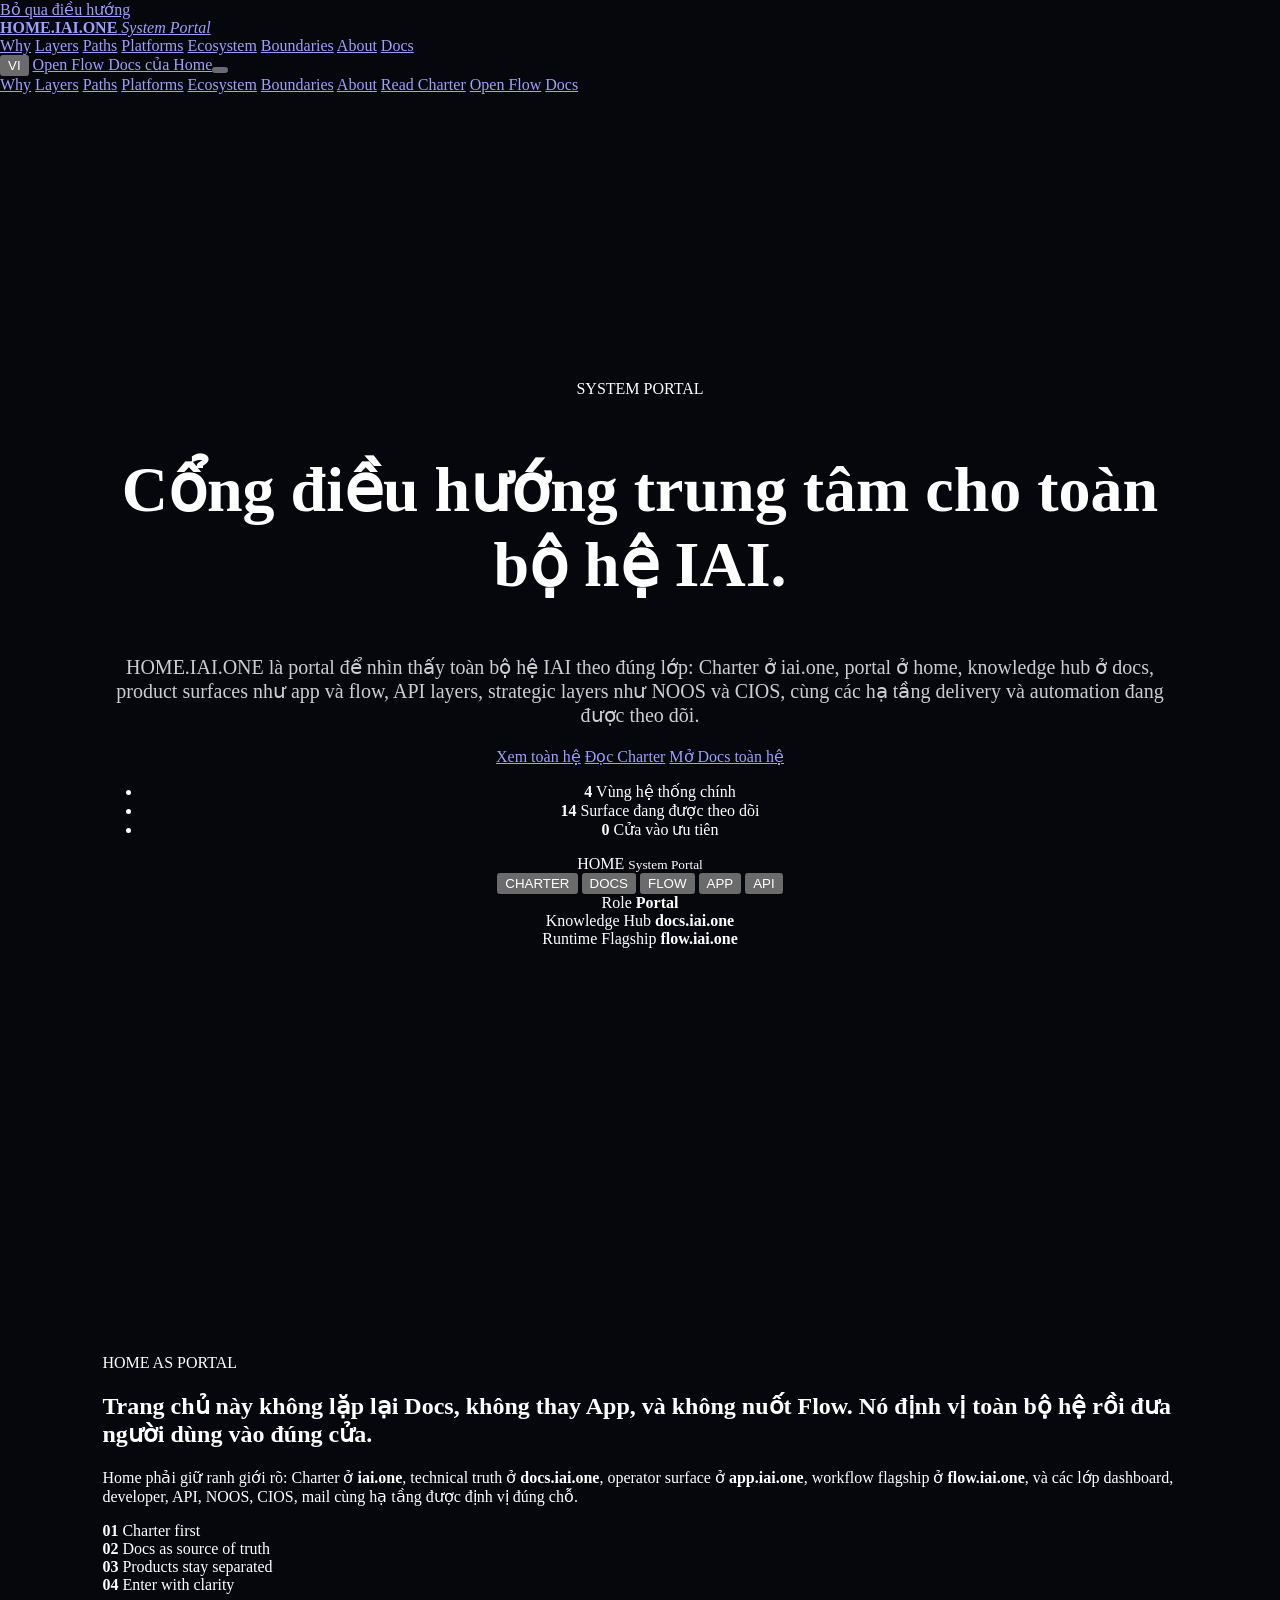
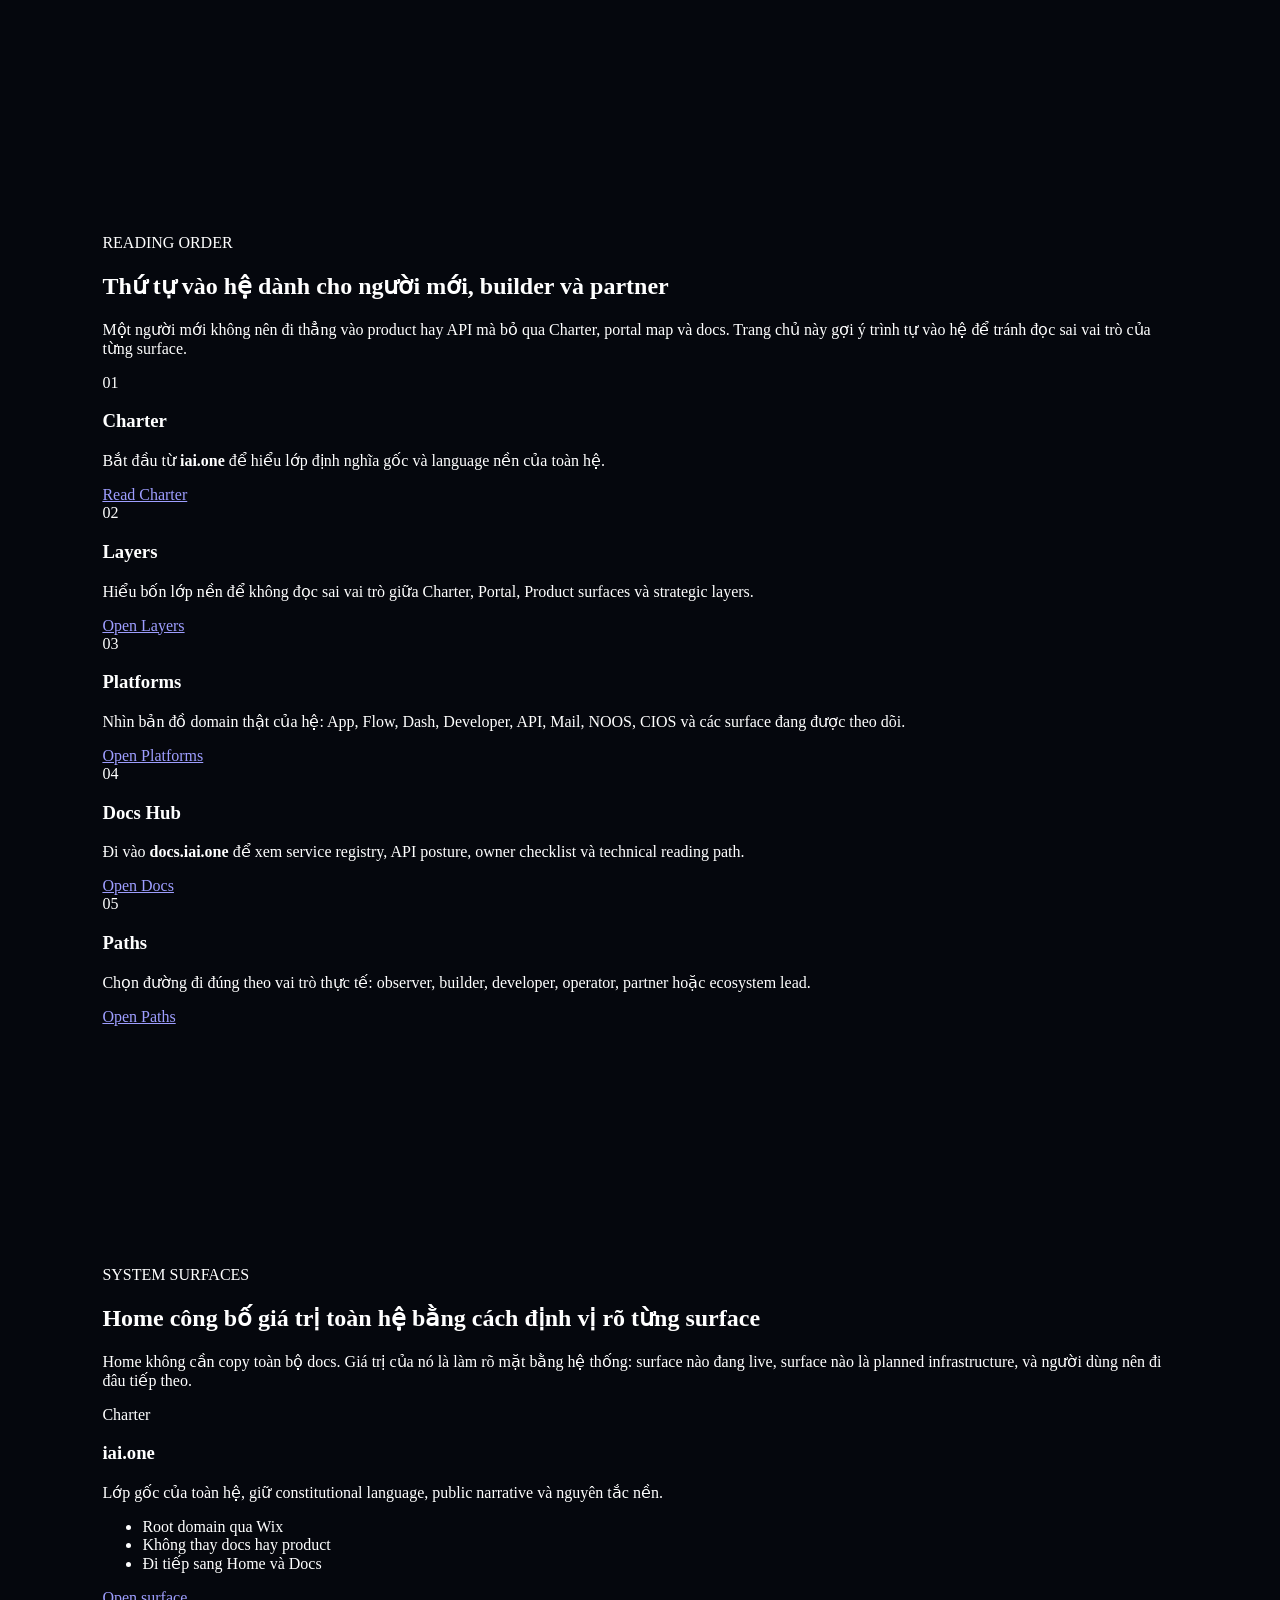
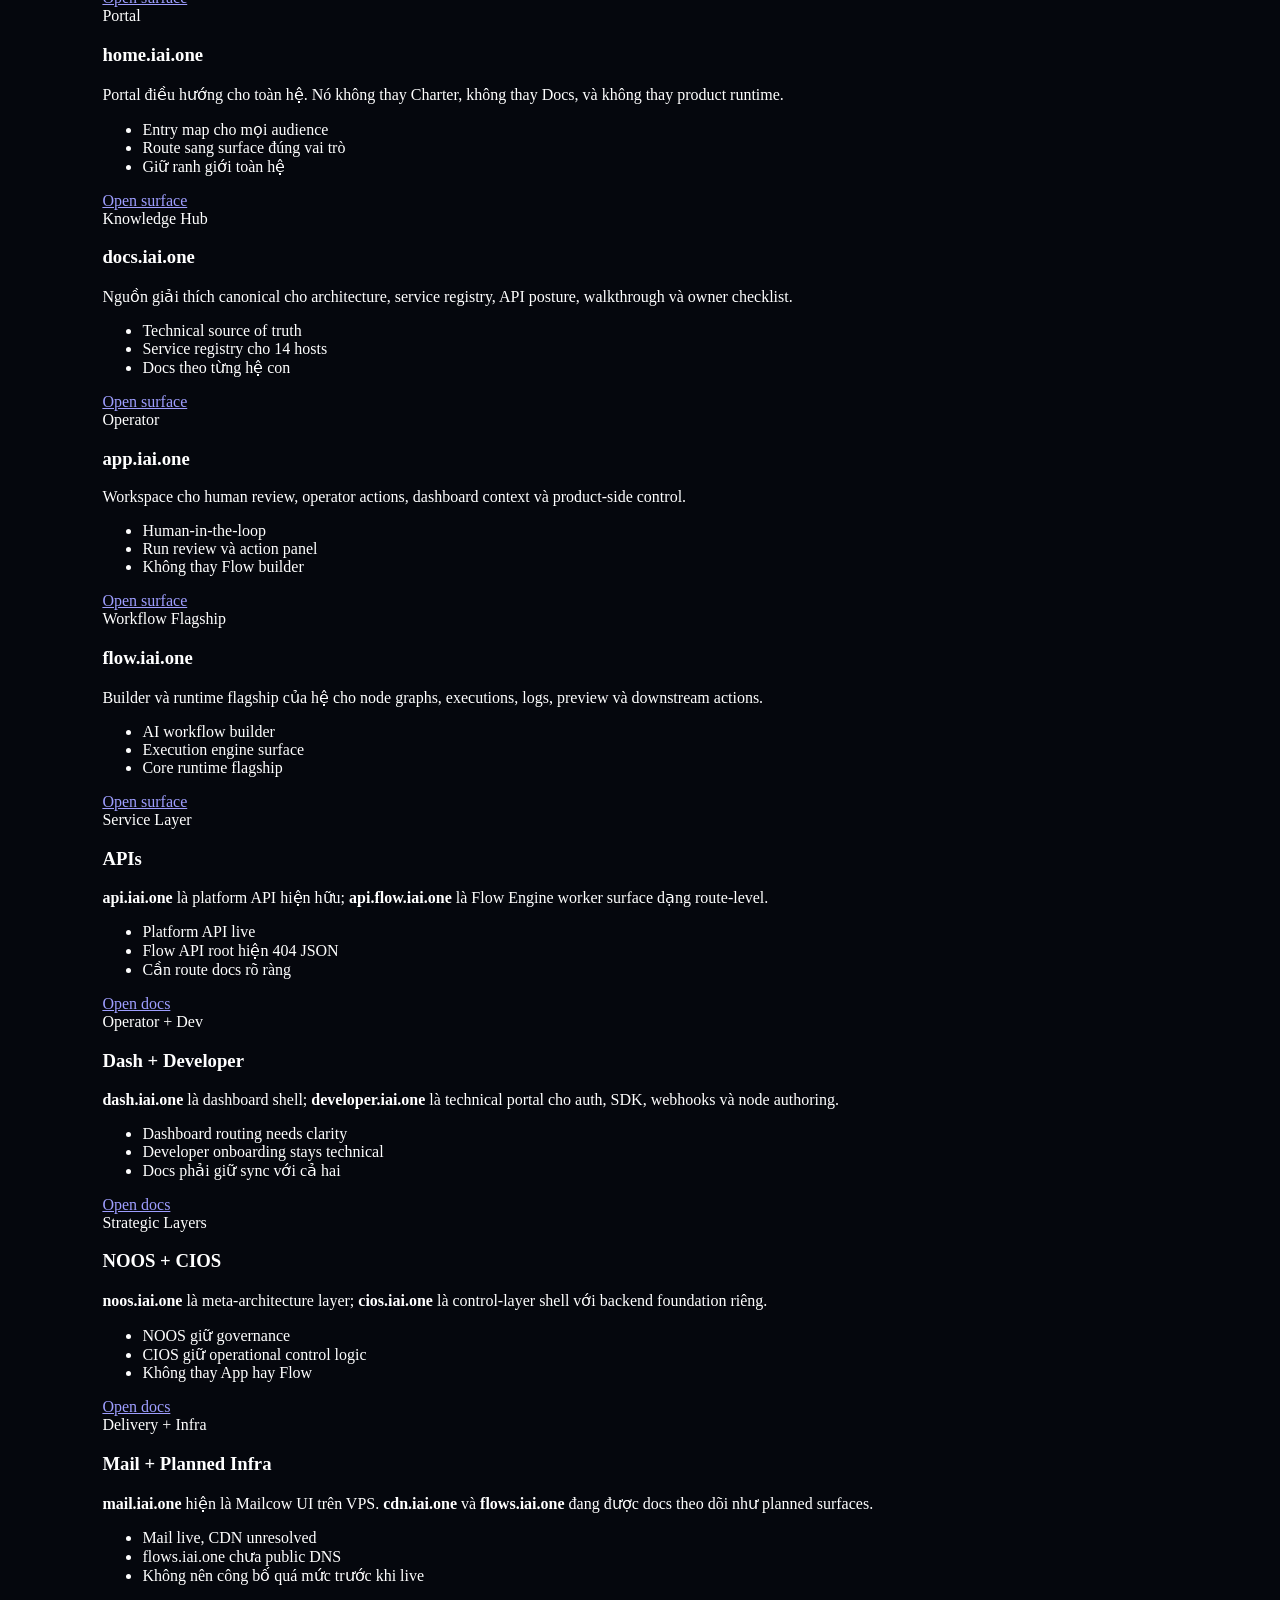
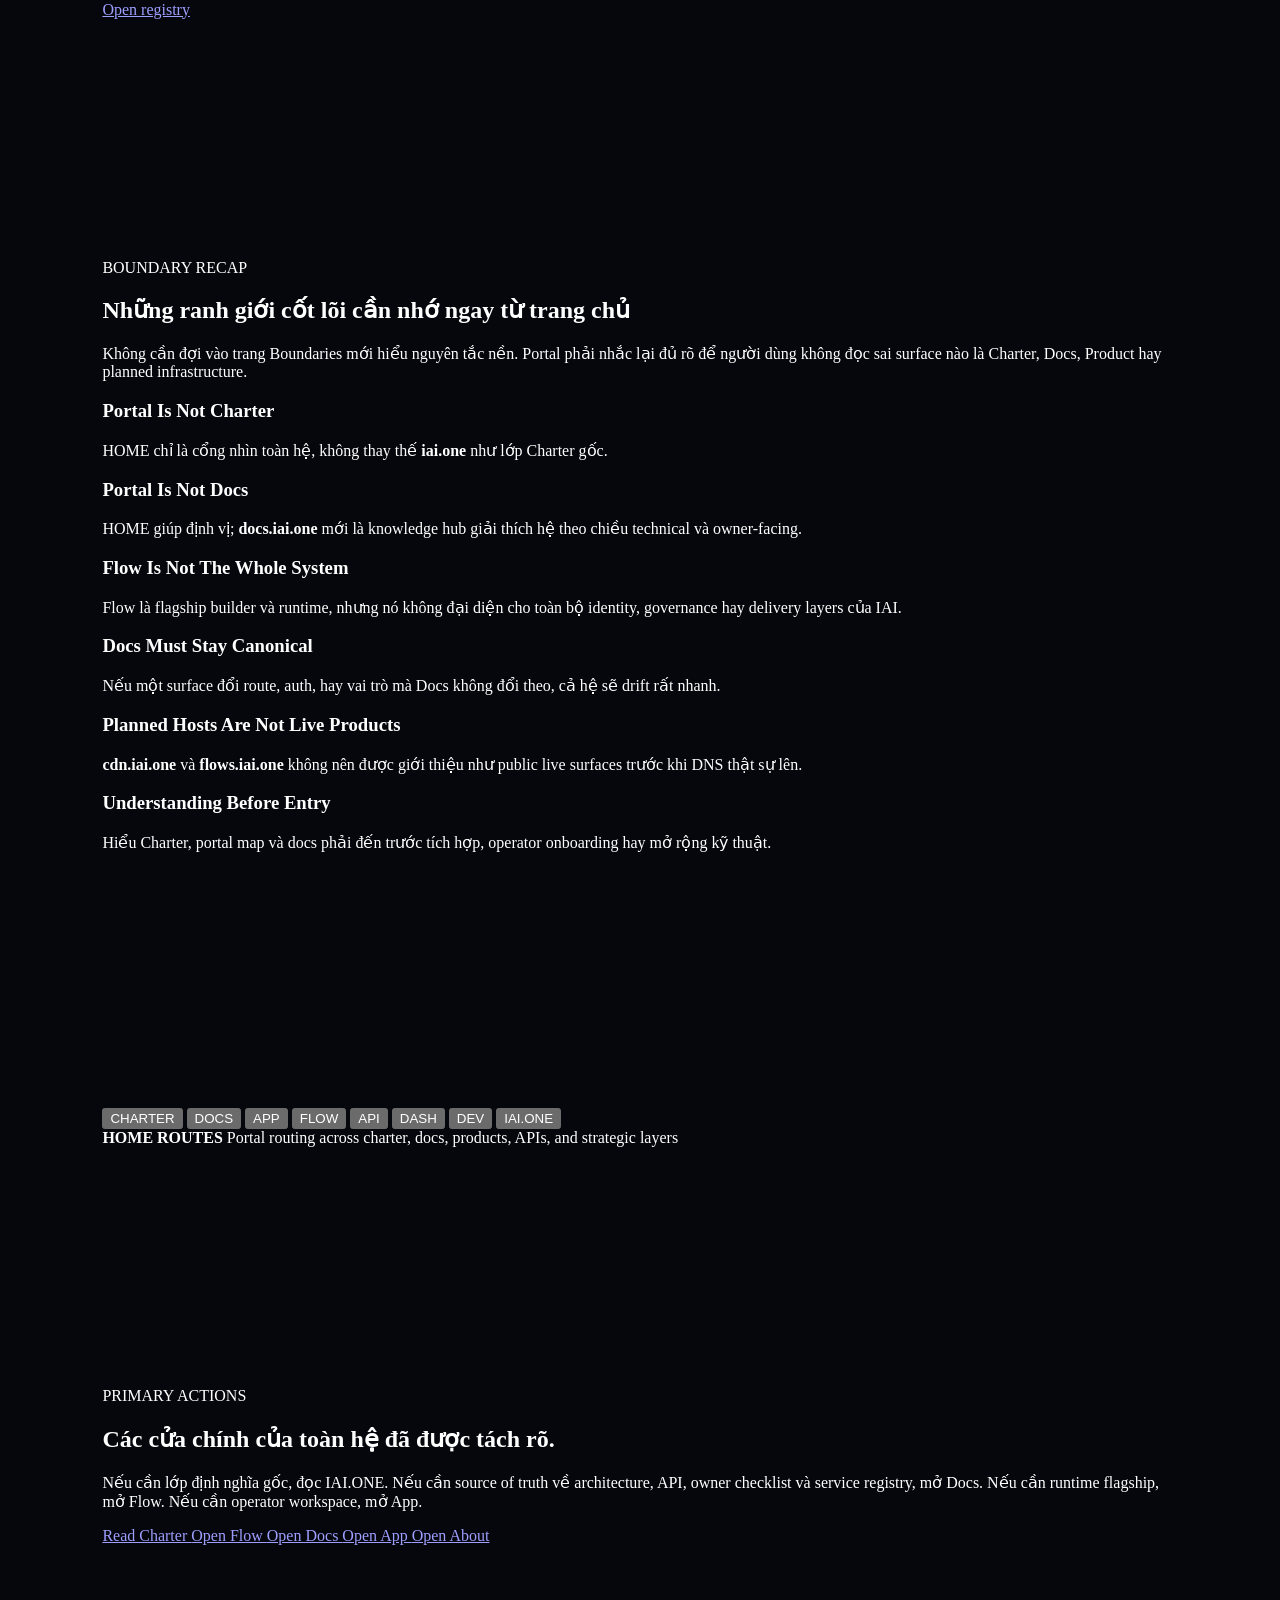
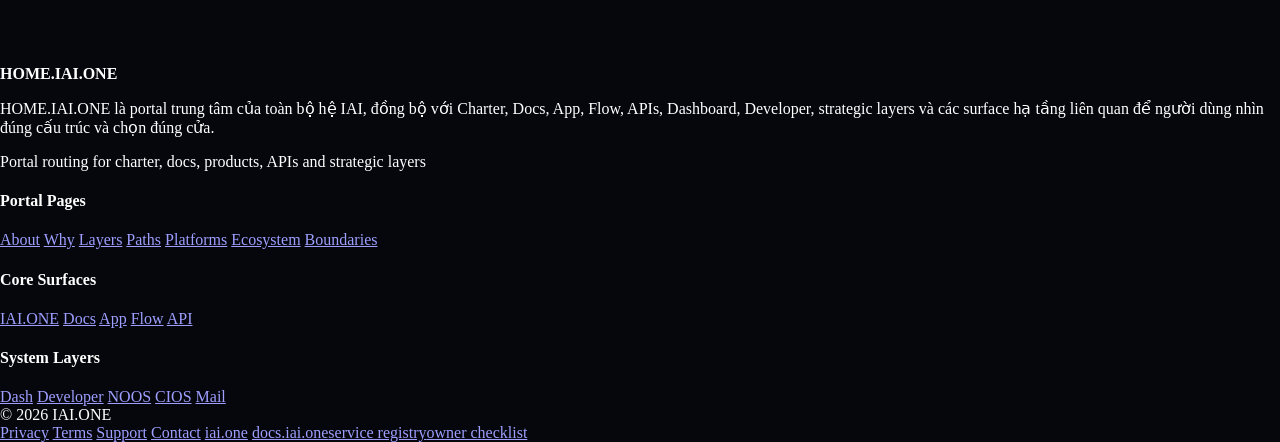
<file: index.html>
<!doctype html>
<html lang="vi">
<head>
  <meta charset="utf-8" />
  <meta name="viewport" content="width=device-width,initial-scale=1,viewport-fit=cover" />
  <meta name="theme-color" content="#060816" />
  <meta name="color-scheme" content="dark" />
  <meta name="format-detection" content="telephone=no" />

  <title>HOME.IAI.ONE — Portal for the Full IAI System</title>
  <meta
    name="description"
    content="HOME.IAI.ONE là portal cho toàn bộ hệ IAI: nơi kết nối Charter, Docs, App, Flow, API, Dashboard, Developer, NOOS, CIOS, Mail và các surface hạ tầng đang được theo dõi thành một bản đồ rõ ràng."
  />
  <meta
    name="keywords"
    content="IAI.ONE, HOME.IAI.ONE, system portal, docs.iai.one, app.iai.one, flow.iai.one, api.iai.one, dash.iai.one, developer.iai.one, noos.iai.one, cios.iai.one, mail.iai.one"
  />
  <meta name="robots" content="index,follow,max-image-preview:large,max-snippet:-1,max-video-preview:-1" />
  <link rel="canonical" href="https://home.iai.one/" />

  <meta property="og:type" content="website" />
  <meta property="og:site_name" content="IAI.ONE" />
  <meta property="og:title" content="HOME.IAI.ONE — Portal for the Full IAI System" />
  <meta
    property="og:description"
    content="Portal trung tâm giúp người dùng nhìn thấy đúng cấu trúc toàn hệ IAI: Charter, Docs, App, Flow, API, Dashboard, Developer, NOOS, CIOS, Mail và các surface hạ tầng liên quan."
  />
  <meta property="og:url" content="https://home.iai.one/" />
  <meta property="og:image" content="https://home.iai.one/assets/og-home.jpg" />
  <meta property="og:locale" content="vi_VN" />

  <meta name="twitter:card" content="summary_large_image" />
  <meta name="twitter:title" content="HOME.IAI.ONE — Portal for the Full IAI System" />
  <meta
    name="twitter:description"
    content="Portal trung tâm giúp người dùng nhìn thấy toàn bộ cấu trúc của hệ IAI và đi vào đúng surface: Charter, Docs, App, Flow, API, Dashboard, Developer, NOOS, CIOS và Mail."
  />
  <meta name="twitter:image" content="https://home.iai.one/assets/og-home.jpg" />

  <link rel="stylesheet" href="./style.css" />
  <script defer src="./app.js"></script>

  <script type="application/ld+json">
  {
    "@context":"https://schema.org",
    "@type":"WebSite",
    "name":"HOME.IAI.ONE",
    "url":"https://home.iai.one/",
    "description":"HOME.IAI.ONE là portal cho toàn bộ hệ IAI: nơi kết nối Charter, Docs, App, Flow, API, Dashboard, Developer, NOOS, CIOS, Mail và các surface hạ tầng liên quan thành một bản đồ rõ ràng.",
    "publisher":{
      "@type":"Organization",
      "name":"IAI.ONE",
      "url":"https://iai.one/"
    }
  }
  </script>
</head>
<body data-page="home">
  <a class="skip-link" href="#main">Bỏ qua điều hướng</a>

  <div class="site-bg" aria-hidden="true">
    <div class="bg-grid"></div>
    <div class="bg-orb orb-a"></div>
    <div class="bg-orb orb-b"></div>
    <div class="bg-orb orb-c"></div>
  </div>

  <header class="site-header" data-header>
    <div class="container header-inner">
      <a class="brand" href="./index.html" aria-label="HOME.IAI.ONE">
        <span class="brand-mark"></span>
        <span class="brand-copy">
          <strong>HOME.IAI.ONE</strong>
          <em>System Portal</em>
        </span>
      </a>

      <nav class="desktop-nav" aria-label="Điều hướng chính">
        <a href="./why.html">Why</a>
        <a href="./layers.html">Layers</a>
        <a href="./paths.html">Paths</a>
        <a href="./platforms.html">Platforms</a>
        <a href="./ecosystem.html">Ecosystem</a>
        <a href="./boundaries.html">Boundaries</a>
        <a href="./about.html">About</a>
      </nav>

      <div class="header-actions">
        <button class="lang-toggle" type="button" data-lang-toggle aria-label="Chuyển sang tiếng Anh / Switch to English">
          <span data-lang-label>🇻🇳 Tiếng Việt</span>
        </button>

        <a class="button button-ghost desktop-only" href="https://flow.iai.one/" target="_blank" rel="noopener">
          Open Flow
        </a>

        <button
          class="menu-toggle"
          type="button"
          data-menu-toggle
          aria-expanded="false"
          aria-controls="mobileMenu"
          aria-label="Mở menu"
        >
          <span></span>
          <span></span>
        </button>
      </div>
    </div>

    <div class="mobile-menu" id="mobileMenu" data-mobile-menu>
      <nav class="mobile-nav" aria-label="Điều hướng di động">
        <a href="./why.html">Why</a>
        <a href="./layers.html">Layers</a>
        <a href="./paths.html">Paths</a>
        <a href="./platforms.html">Platforms</a>
        <a href="./ecosystem.html">Ecosystem</a>
        <a href="./boundaries.html">Boundaries</a>
        <a href="./about.html">About</a>
        <a href="https://iai.one/" target="_blank" rel="noopener">Read Charter</a>
        <a href="https://flow.iai.one/" target="_blank" rel="noopener">Open Flow</a>
      </nav>
    </div>
  </header>

  <main id="main">
    <section class="hero section" id="hero">
      <div class="container hero-grid">
        <div class="hero-copy reveal">
          <div class="eyebrow" data-i18n="heroEyebrow">SYSTEM PORTAL</div>
          <h1 data-i18n="heroTitle">
            Cổng điều hướng trung tâm cho toàn bộ hệ IAI.
          </h1>
          <p class="hero-lead" data-i18n="heroLead">
            HOME.IAI.ONE là portal để nhìn thấy toàn bộ hệ IAI theo đúng lớp: Charter ở iai.one, portal ở home, knowledge hub ở docs, product surfaces như app và flow, API layers, strategic layers như NOOS và CIOS, cùng các hạ tầng delivery và automation đang được theo dõi.
          </p>

          <div class="hero-actions">
            <a class="button button-primary" href="#system-surfaces" data-i18n="heroPrimary">Xem toàn hệ</a>
            <a class="button button-secondary" href="https://iai.one/" target="_blank" rel="noopener" data-i18n="heroSecondary">Đọc Charter</a>
          </div>

          <ul class="hero-metrics" aria-label="Tóm tắt hệ thống">
            <li class="metric-card reveal">
              <strong data-count="4">0</strong>
              <span data-i18n="metric1">Vùng hệ thống chính</span>
            </li>
            <li class="metric-card reveal">
              <strong data-count="14">0</strong>
              <span data-i18n="metric2">Surface đang được theo dõi</span>
            </li>
            <li class="metric-card reveal">
              <strong data-count="6">0</strong>
              <span data-i18n="metric3">Cửa vào ưu tiên</span>
            </li>
          </ul>
        </div>

        <div class="hero-visual reveal">
          <div class="hero-panel glass">
            <div class="panel-top">
              <span class="window-dot"></span>
              <span class="window-dot"></span>
              <span class="window-dot"></span>
            </div>

            <div class="portal-core">
              <div class="core-ring ring-a"></div>
              <div class="core-ring ring-b"></div>
              <div class="core-ring ring-c"></div>

              <div class="core-center">
                <span>HOME</span>
                <small>System Portal</small>
              </div>

              <button class="orbit-node node-1" type="button" onclick="window.open('https://iai.one/','_blank','noopener')">CHARTER</button>
              <button class="orbit-node node-2" type="button" onclick="window.open('https://docs.iai.one/','_blank','noopener')">DOCS</button>
              <button class="orbit-node node-3" type="button" onclick="window.open('https://flow.iai.one/','_blank','noopener')">FLOW</button>
              <button class="orbit-node node-4" type="button" onclick="window.open('https://app.iai.one/','_blank','noopener')">APP</button>
              <button class="orbit-node node-5" type="button" onclick="window.open('https://api.iai.one/','_blank','noopener')">API</button>
            </div>

            <div class="portal-status">
              <div class="status-box">
                <span data-i18n="statusLabel1">Role</span>
                <strong>Portal</strong>
              </div>
              <div class="status-box">
                <span data-i18n="statusLabel2">Knowledge Hub</span>
                <strong>docs.iai.one</strong>
              </div>
              <div class="status-box">
                <span data-i18n="statusLabel3">Runtime Flagship</span>
                <strong>flow.iai.one</strong>
              </div>
            </div>
          </div>
        </div>
      </div>
    </section>

    <section class="section section-intro">
      <div class="container">
        <div class="intro-banner glass reveal">
          <div class="intro-copy">
            <div class="eyebrow">HOME AS PORTAL</div>
            <h2>Trang chủ này không lặp lại Docs, không thay App, và không nuốt Flow. Nó định vị toàn bộ hệ rồi đưa người dùng vào đúng cửa.</h2>
            <p>
              Home phải giữ ranh giới rõ: Charter ở <strong>iai.one</strong>, technical truth ở <strong>docs.iai.one</strong>, operator surface ở <strong>app.iai.one</strong>, workflow flagship ở <strong>flow.iai.one</strong>, và các lớp dashboard, developer, API, NOOS, CIOS, mail cùng hạ tầng được định vị đúng chỗ.
            </p>
          </div>

          <div class="intro-mini-grid">
            <div class="mini-box reveal">
              <strong>01</strong>
              <span>Charter first</span>
            </div>
            <div class="mini-box reveal">
              <strong>02</strong>
              <span>Docs as source of truth</span>
            </div>
            <div class="mini-box reveal">
              <strong>03</strong>
              <span>Products stay separated</span>
            </div>
            <div class="mini-box reveal">
              <strong>04</strong>
              <span>Enter with clarity</span>
            </div>
          </div>
        </div>
      </div>
    </section>

    <section class="section">
      <div class="container">
        <div class="section-head reveal">
          <div class="eyebrow">READING ORDER</div>
          <h2>Thứ tự vào hệ dành cho người mới, builder và partner</h2>
          <p>
            Một người mới không nên đi thẳng vào product hay API mà bỏ qua Charter, portal map và docs. Trang chủ này gợi ý trình tự vào hệ để tránh đọc sai vai trò của từng surface.
          </p>
        </div>

        <div class="control-grid">
          <article class="control-card reveal">
            <span class="control-badge">01</span>
            <h3>Charter</h3>
            <p>Bắt đầu từ <strong>iai.one</strong> để hiểu lớp định nghĩa gốc và language nền của toàn hệ.</p>
            <a href="https://iai.one/" target="_blank" rel="noopener">Read Charter</a>
          </article>

          <article class="control-card reveal">
            <span class="control-badge">02</span>
            <h3>Layers</h3>
            <p>Hiểu bốn lớp nền để không đọc sai vai trò giữa Charter, Portal, Product surfaces và strategic layers.</p>
            <a href="./layers.html">Open Layers</a>
          </article>

          <article class="control-card reveal">
            <span class="control-badge">03</span>
            <h3>Platforms</h3>
            <p>Nhìn bản đồ domain thật của hệ: App, Flow, Dash, Developer, API, Mail, NOOS, CIOS và các surface đang được theo dõi.</p>
            <a href="./platforms.html">Open Platforms</a>
          </article>

          <article class="control-card reveal">
            <span class="control-badge">04</span>
            <h3>Docs Hub</h3>
            <p>Đi vào <strong>docs.iai.one</strong> để xem service registry, API posture, owner checklist và technical reading path.</p>
            <a href="https://docs.iai.one/service-registry/" target="_blank" rel="noopener">Open Docs</a>
          </article>

          <article class="control-card reveal">
            <span class="control-badge">05</span>
            <h3>Paths</h3>
            <p>Chọn đường đi đúng theo vai trò thực tế: observer, builder, developer, operator, partner hoặc ecosystem lead.</p>
            <a href="./paths.html">Open Paths</a>
          </article>
        </div>
      </div>
    </section>

    <section class="section" id="system-surfaces">
      <div class="container">
        <div class="section-head reveal">
          <div class="eyebrow">SYSTEM SURFACES</div>
          <h2>Home công bố giá trị toàn hệ bằng cách định vị rõ từng surface</h2>
          <p>
            Home không cần copy toàn bộ docs. Giá trị của nó là làm rõ mặt bằng hệ thống: surface nào đang live, surface nào là planned infrastructure, và người dùng nên đi đâu tiếp theo.
          </p>
        </div>

        <div class="platform-grid">
          <article class="platform-card reveal">
            <div class="platform-top">
              <span class="platform-badge">Charter</span>
              <h3>iai.one</h3>
            </div>
            <p>Lớp gốc của toàn hệ, giữ constitutional language, public narrative và nguyên tắc nền.</p>
            <ul class="platform-points">
              <li>Root domain qua Wix</li>
              <li>Không thay docs hay product</li>
              <li>Đi tiếp sang Home và Docs</li>
            </ul>
            <a href="https://iai.one/" target="_blank" rel="noopener">Open surface</a>
          </article>

          <article class="platform-card reveal">
            <div class="platform-top">
              <span class="platform-badge">Portal</span>
              <h3>home.iai.one</h3>
            </div>
            <p>Portal điều hướng cho toàn hệ. Nó không thay Charter, không thay Docs, và không thay product runtime.</p>
            <ul class="platform-points">
              <li>Entry map cho mọi audience</li>
              <li>Route sang surface đúng vai trò</li>
              <li>Giữ ranh giới toàn hệ</li>
            </ul>
            <a href="./index.html">Open surface</a>
          </article>

          <article class="platform-card reveal">
            <div class="platform-top">
              <span class="platform-badge">Knowledge Hub</span>
              <h3>docs.iai.one</h3>
            </div>
            <p>Nguồn giải thích canonical cho architecture, service registry, API posture, walkthrough và owner checklist.</p>
            <ul class="platform-points">
              <li>Technical source of truth</li>
              <li>Service registry cho 14 hosts</li>
              <li>Docs theo từng hệ con</li>
            </ul>
            <a href="https://docs.iai.one/" target="_blank" rel="noopener">Open surface</a>
          </article>

          <article class="platform-card reveal">
            <div class="platform-top">
              <span class="platform-badge">Operator</span>
              <h3>app.iai.one</h3>
            </div>
            <p>Workspace cho human review, operator actions, dashboard context và product-side control.</p>
            <ul class="platform-points">
              <li>Human-in-the-loop</li>
              <li>Run review và action panel</li>
              <li>Không thay Flow builder</li>
            </ul>
            <a href="https://app.iai.one/" target="_blank" rel="noopener">Open surface</a>
          </article>

          <article class="platform-card featured reveal">
            <div class="platform-top">
              <span class="platform-badge">Workflow Flagship</span>
              <h3>flow.iai.one</h3>
            </div>
            <p>Builder và runtime flagship của hệ cho node graphs, executions, logs, preview và downstream actions.</p>
            <ul class="platform-points">
              <li>AI workflow builder</li>
              <li>Execution engine surface</li>
              <li>Core runtime flagship</li>
            </ul>
            <a href="https://flow.iai.one/" target="_blank" rel="noopener">Open surface</a>
          </article>

          <article class="platform-card reveal">
            <div class="platform-top">
              <span class="platform-badge">Service Layer</span>
              <h3>APIs</h3>
            </div>
            <p><strong>api.iai.one</strong> là platform API hiện hữu; <strong>api.flow.iai.one</strong> là Flow Engine worker surface dạng route-level.</p>
            <ul class="platform-points">
              <li>Platform API live</li>
              <li>Flow API root hiện 404 JSON</li>
              <li>Cần route docs rõ ràng</li>
            </ul>
            <a href="https://docs.iai.one/api/" target="_blank" rel="noopener">Open docs</a>
          </article>

          <article class="platform-card reveal">
            <div class="platform-top">
              <span class="platform-badge">Operator + Dev</span>
              <h3>Dash + Developer</h3>
            </div>
            <p><strong>dash.iai.one</strong> là dashboard shell; <strong>developer.iai.one</strong> là technical portal cho auth, SDK, webhooks và node authoring.</p>
            <ul class="platform-points">
              <li>Dashboard routing needs clarity</li>
              <li>Developer onboarding stays technical</li>
              <li>Docs phải giữ sync với cả hai</li>
            </ul>
            <a href="https://docs.iai.one/developer/" target="_blank" rel="noopener">Open docs</a>
          </article>

          <article class="platform-card reveal">
            <div class="platform-top">
              <span class="platform-badge">Strategic Layers</span>
              <h3>NOOS + CIOS</h3>
            </div>
            <p><strong>noos.iai.one</strong> là meta-architecture layer; <strong>cios.iai.one</strong> là control-layer shell với backend foundation riêng.</p>
            <ul class="platform-points">
              <li>NOOS giữ governance</li>
              <li>CIOS giữ operational control logic</li>
              <li>Không thay App hay Flow</li>
            </ul>
            <a href="https://docs.iai.one/noos/" target="_blank" rel="noopener">Open docs</a>
          </article>

          <article class="platform-card reveal">
            <div class="platform-top">
              <span class="platform-badge">Delivery + Infra</span>
              <h3>Mail + Planned Infra</h3>
            </div>
            <p><strong>mail.iai.one</strong> hiện là Mailcow UI trên VPS. <strong>cdn.iai.one</strong> và <strong>flows.iai.one</strong> đang được docs theo dõi như planned surfaces.</p>
            <ul class="platform-points">
              <li>Mail live, CDN unresolved</li>
              <li>flows.iai.one chưa public DNS</li>
              <li>Không nên công bố quá mức trước khi live</li>
            </ul>
            <a href="https://docs.iai.one/service-registry/" target="_blank" rel="noopener">Open registry</a>
          </article>
        </div>
      </div>
    </section>

    <section class="section">
      <div class="container">
        <div class="section-head reveal">
          <div class="eyebrow">BOUNDARY RECAP</div>
          <h2>Những ranh giới cốt lõi cần nhớ ngay từ trang chủ</h2>
          <p>
            Không cần đợi vào trang Boundaries mới hiểu nguyên tắc nền. Portal phải nhắc lại đủ rõ để người dùng không đọc sai surface nào là Charter, Docs, Product hay planned infrastructure.
          </p>
        </div>

        <div class="mission-grid">
          <article class="mission-card reveal">
            <h3>Portal Is Not Charter</h3>
            <p>HOME chỉ là cổng nhìn toàn hệ, không thay thế <strong>iai.one</strong> như lớp Charter gốc.</p>
          </article>

          <article class="mission-card reveal">
            <h3>Portal Is Not Docs</h3>
            <p>HOME giúp định vị; <strong>docs.iai.one</strong> mới là knowledge hub giải thích hệ theo chiều technical và owner-facing.</p>
          </article>

          <article class="mission-card reveal">
            <h3>Flow Is Not The Whole System</h3>
            <p>Flow là flagship builder và runtime, nhưng nó không đại diện cho toàn bộ identity, governance hay delivery layers của IAI.</p>
          </article>

          <article class="mission-card reveal">
            <h3>Docs Must Stay Canonical</h3>
            <p>Nếu một surface đổi route, auth, hay vai trò mà Docs không đổi theo, cả hệ sẽ drift rất nhanh.</p>
          </article>

          <article class="mission-card reveal">
            <h3>Planned Hosts Are Not Live Products</h3>
            <p><strong>cdn.iai.one</strong> và <strong>flows.iai.one</strong> không nên được giới thiệu như public live surfaces trước khi DNS thật sự lên.</p>
          </article>

          <article class="mission-card reveal">
            <h3>Understanding Before Entry</h3>
            <p>Hiểu Charter, portal map và docs phải đến trước tích hợp, operator onboarding hay mở rộng kỹ thuật.</p>
          </article>
        </div>
      </div>
    </section>

    <section class="section">
      <div class="container">
        <div class="ecosystem-shell glass reveal">
          <div class="ecosystem-map">
            <button class="ecosystem-node e1" type="button" onclick="window.open('https://iai.one/','_blank','noopener')">CHARTER</button>
            <button class="ecosystem-node e2" type="button" onclick="window.open('https://docs.iai.one/','_blank','noopener')">DOCS</button>
            <button class="ecosystem-node e3" type="button" onclick="window.open('https://app.iai.one/','_blank','noopener')">APP</button>
            <button class="ecosystem-node e4" type="button" onclick="window.open('https://flow.iai.one/','_blank','noopener')">FLOW</button>
            <button class="ecosystem-node e5" type="button" onclick="window.open('https://api.iai.one/','_blank','noopener')">API</button>
            <button class="ecosystem-node e6" type="button" onclick="window.open('https://dash.iai.one/','_blank','noopener')">DASH</button>
            <button class="ecosystem-node e7" type="button" onclick="window.open('https://developer.iai.one/','_blank','noopener')">DEV</button>
            <button class="ecosystem-node e8" type="button" onclick="window.open('https://iai.one/','_blank','noopener')">IAI.ONE</button>

            <div class="ecosystem-center">
              <strong>HOME ROUTES</strong>
              <span>Portal routing across charter, docs, products, APIs, and strategic layers</span>
            </div>
          </div>
        </div>
      </div>
    </section>

    <section class="section">
      <div class="container">
        <div class="cta-panel glass reveal">
          <div class="cta-copy">
            <div class="eyebrow">PRIMARY ACTIONS</div>
            <h2>Các cửa chính của toàn hệ đã được tách rõ.</h2>
            <p>
              Nếu cần lớp định nghĩa gốc, đọc IAI.ONE. Nếu cần source of truth về architecture, API, owner checklist và service registry, mở Docs. Nếu cần runtime flagship, mở Flow. Nếu cần operator workspace, mở App.
            </p>
          </div>

          <div class="cta-actions">
            <a class="button button-primary" href="https://iai.one/" target="_blank" rel="noopener">
              Read Charter
            </a>
            <a class="button button-secondary" href="https://flow.iai.one/" target="_blank" rel="noopener">
              Open Flow
            </a>
            <a class="button button-secondary" href="https://docs.iai.one/" target="_blank" rel="noopener">
              Open Docs
            </a>
            <a class="button button-secondary" href="https://app.iai.one/" target="_blank" rel="noopener">
              Open App
            </a>
            <a class="button button-ghost" href="./about.html">
              Open About
            </a>
          </div>
        </div>
      </div>
    </section>
  </main>

  <footer class="site-footer">
    <div class="container footer-grid">
      <div class="footer-brand">
        <div class="footer-logo">
          <span class="logo-mark"></span>
          <strong>HOME.IAI.ONE</strong>
        </div>
        <p>
          HOME.IAI.ONE là portal trung tâm của toàn bộ hệ IAI, đồng bộ với Charter, Docs, App, Flow, APIs, Dashboard, Developer, strategic layers và các surface hạ tầng liên quan để người dùng nhìn đúng cấu trúc và chọn đúng cửa.
        </p>
        <div class="footer-meta">
          <span>Portal routing for charter, docs, products, APIs and strategic layers</span>
        </div>
      </div>

      <div class="footer-col">
        <h4>Portal Pages</h4>
        <nav>
          <a href="./about.html">About</a>
          <a href="./why.html">Why</a>
          <a href="./layers.html">Layers</a>
          <a href="./paths.html">Paths</a>
          <a href="./platforms.html">Platforms</a>
          <a href="./ecosystem.html">Ecosystem</a>
          <a href="./boundaries.html">Boundaries</a>
        </nav>
      </div>

      <div class="footer-col">
        <h4>Core Surfaces</h4>
        <nav>
          <a href="https://iai.one/" target="_blank" rel="noopener">IAI.ONE</a>
          <a href="https://docs.iai.one/" target="_blank" rel="noopener">Docs</a>
          <a href="https://app.iai.one/" target="_blank" rel="noopener">App</a>
          <a href="https://flow.iai.one/" target="_blank" rel="noopener">Flow</a>
          <a href="https://api.iai.one/" target="_blank" rel="noopener">API</a>
        </nav>
      </div>

      <div class="footer-col">
        <h4>System Layers</h4>
        <nav>
          <a href="https://dash.iai.one/" target="_blank" rel="noopener">Dash</a>
          <a href="https://developer.iai.one/" target="_blank" rel="noopener">Developer</a>
          <a href="https://noos.iai.one/" target="_blank" rel="noopener">NOOS</a>
          <a href="https://cios.iai.one/" target="_blank" rel="noopener">CIOS</a>
          <a href="https://mail.iai.one/" target="_blank" rel="noopener">Mail</a>
        </nav>
      </div>
    </div>

    <div class="footer-bottom">
      <div class="container footer-bottom-inner">
        <span class="copyright">© <span id="year"></span> IAI.ONE</span>
        <div class="footer-links">
          <a href="./privacy.html">Privacy</a>
          <a href="./terms.html">Terms</a>
          <a href="./support.html">Support</a>
          <a href="./contact.html">Contact</a>
          <a href="https://iai.one/" target="_blank" rel="noopener">iai.one</a>
        </div>
      </div>
    </div>
  </footer>
</body>
</html>
</file>
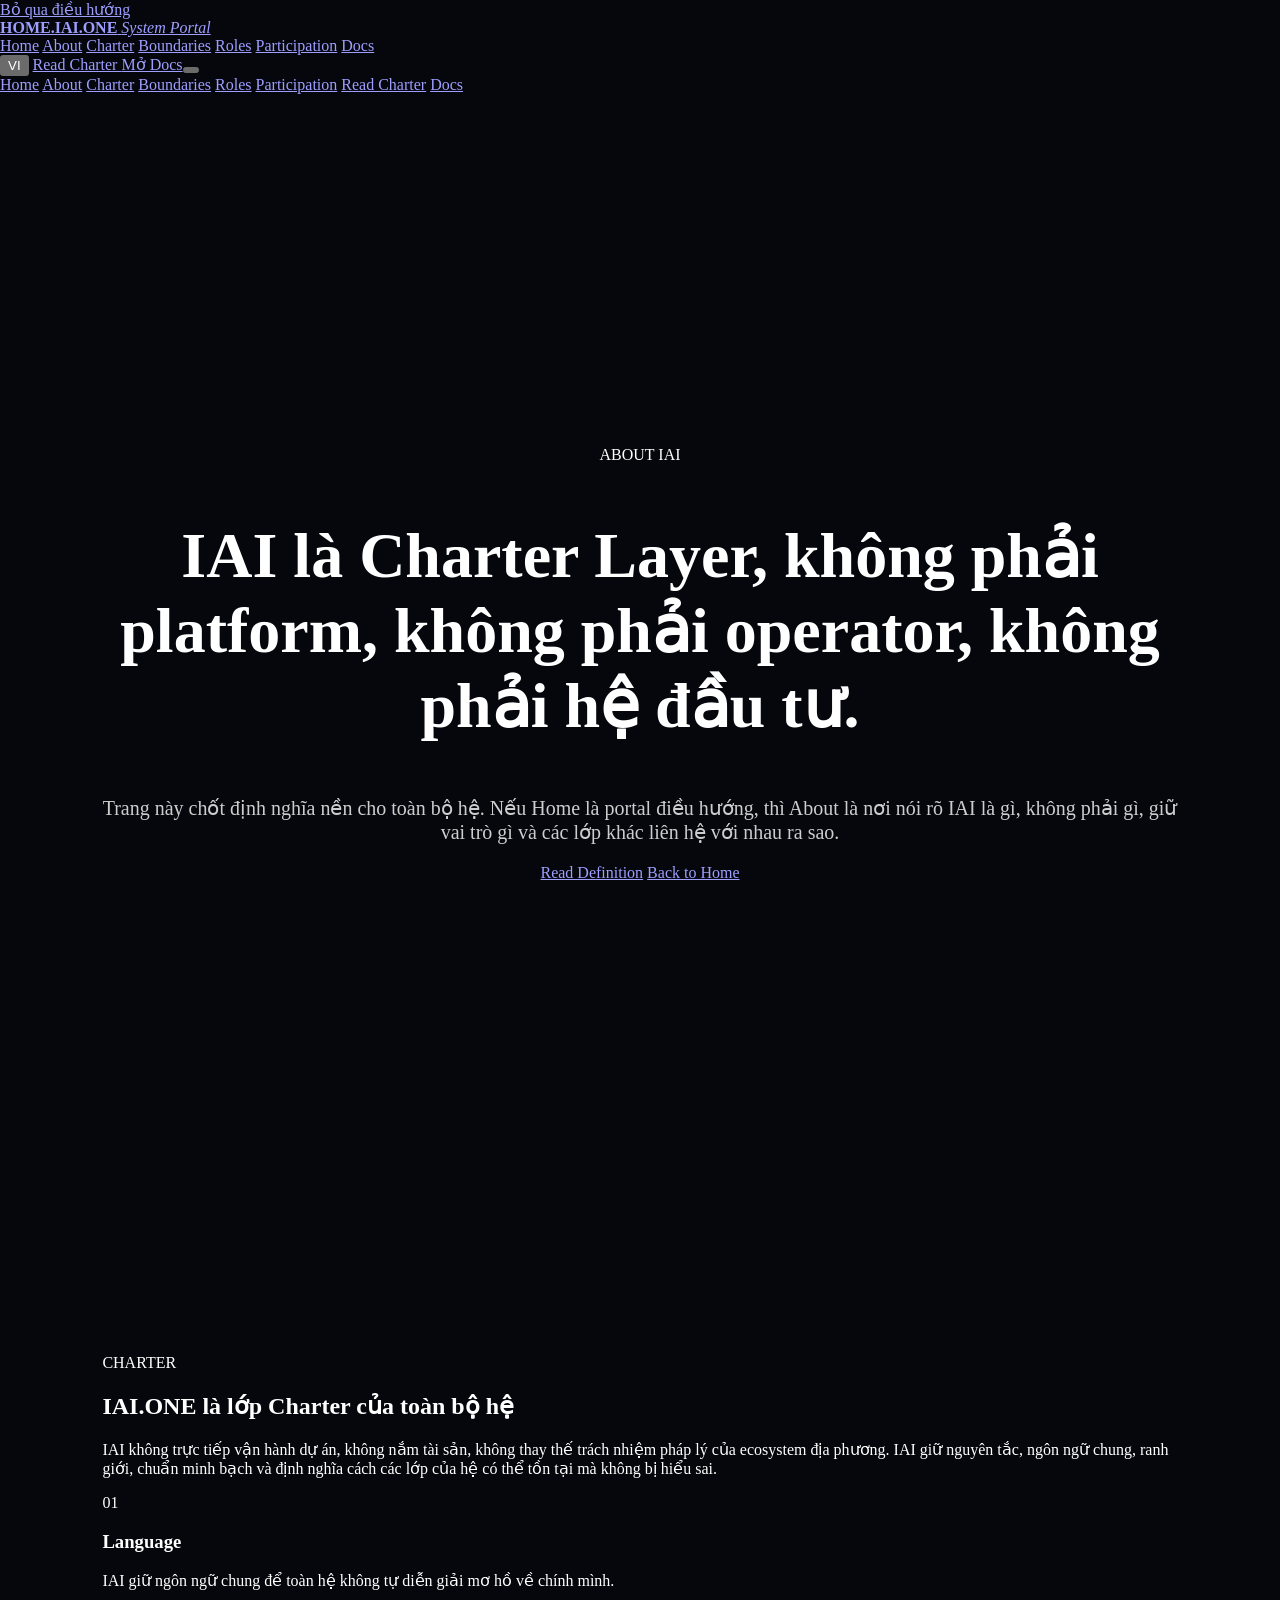
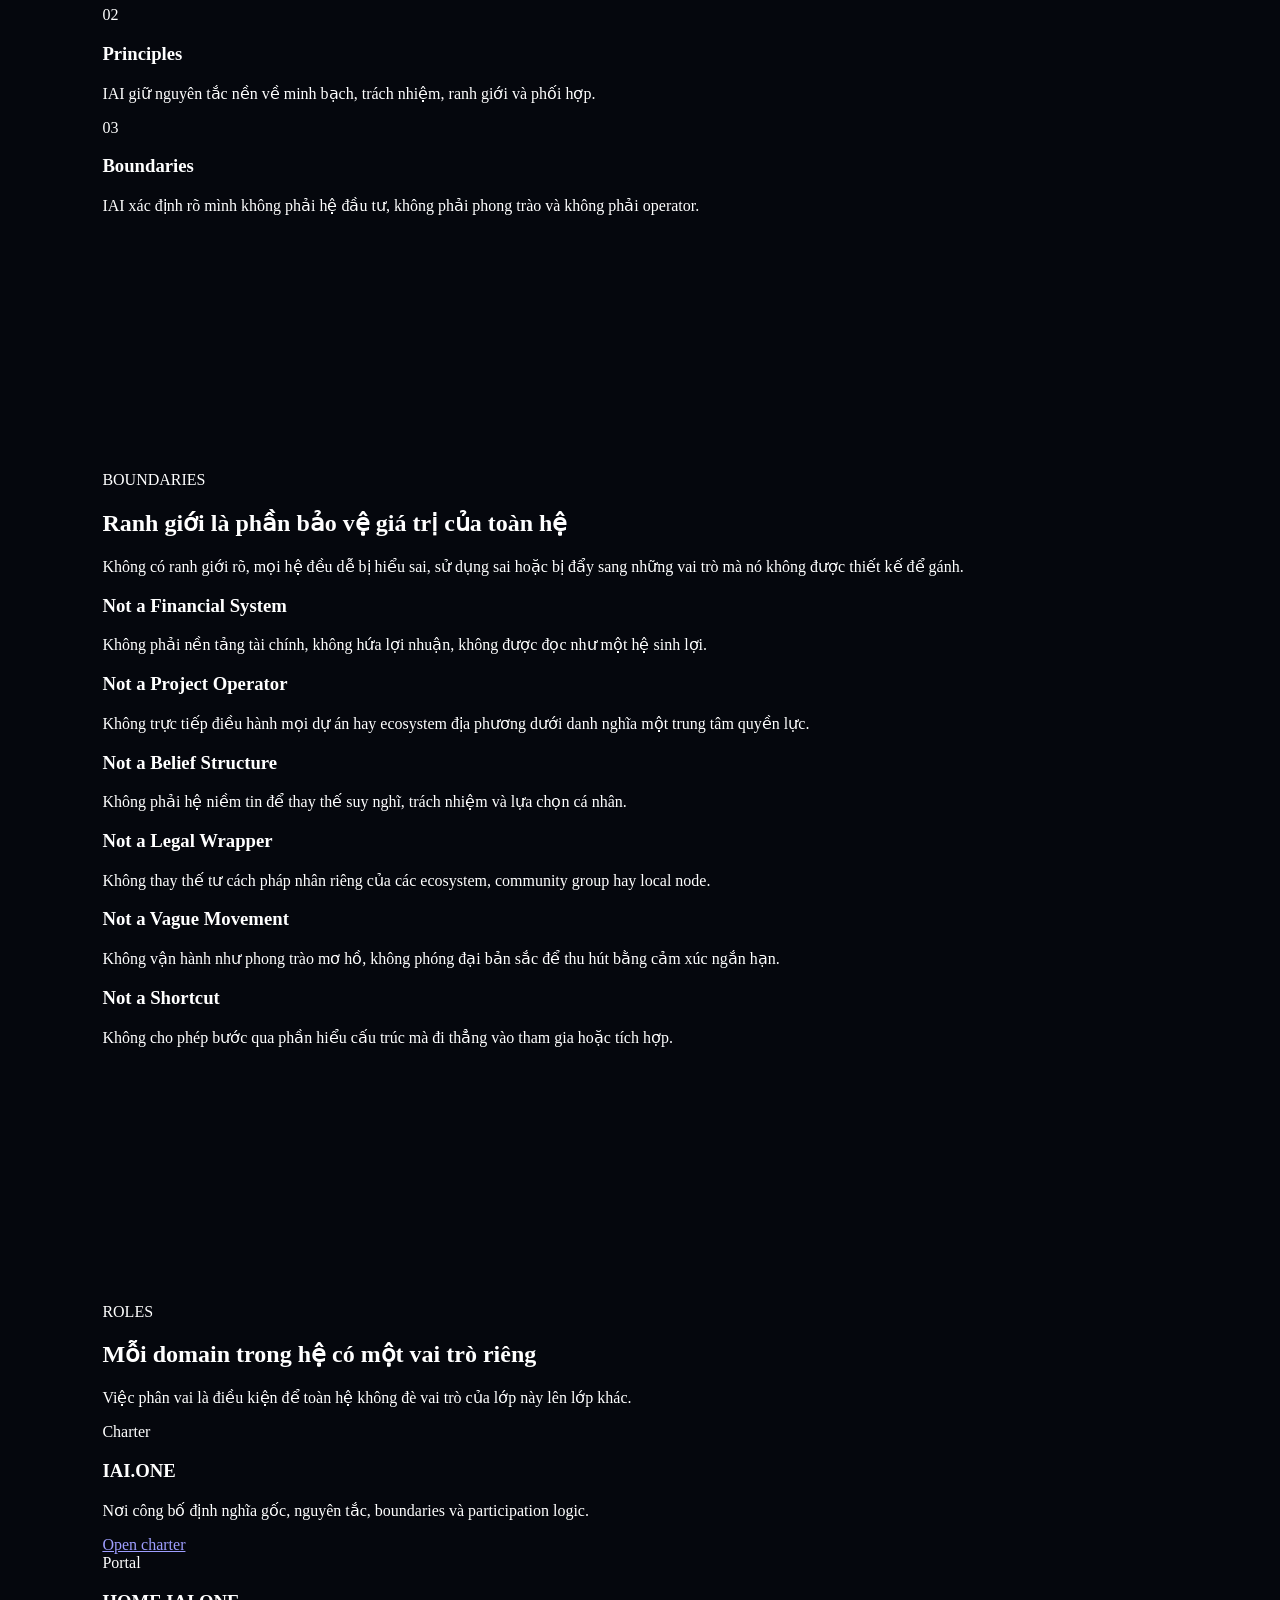
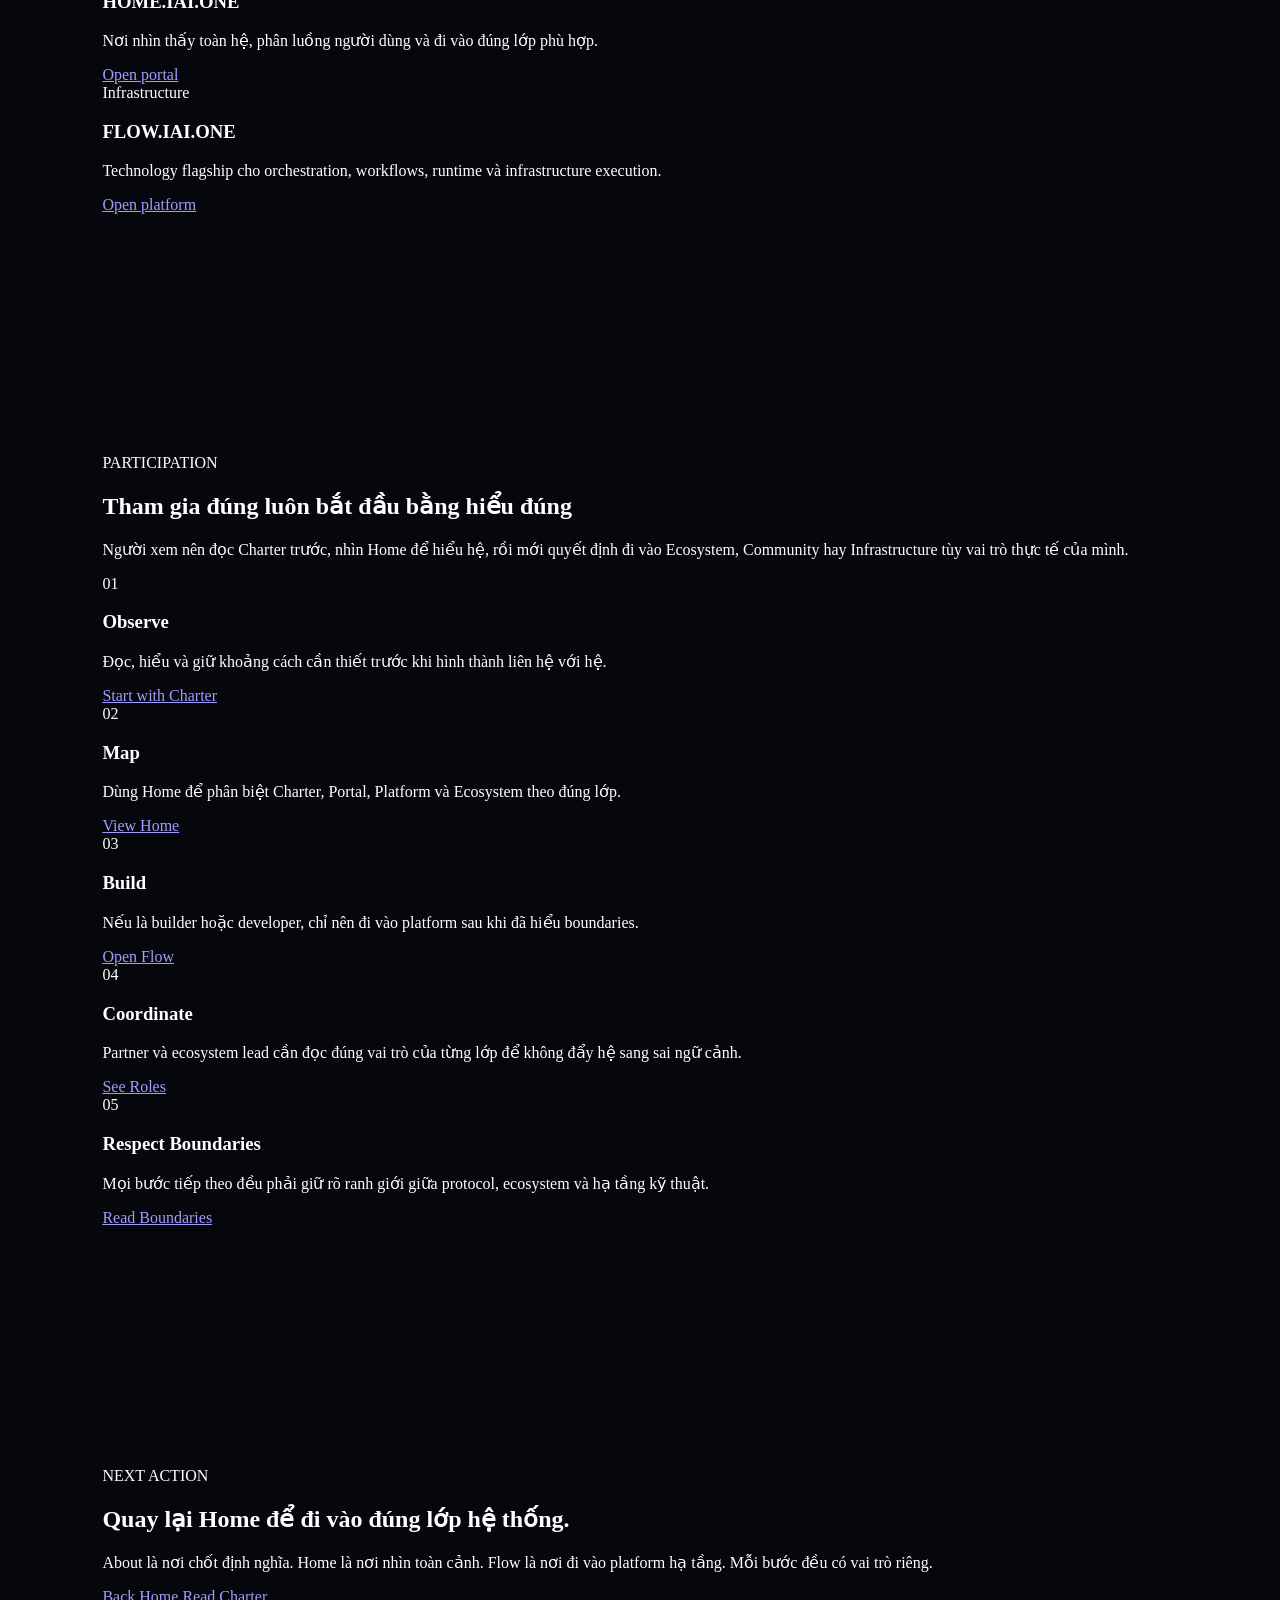
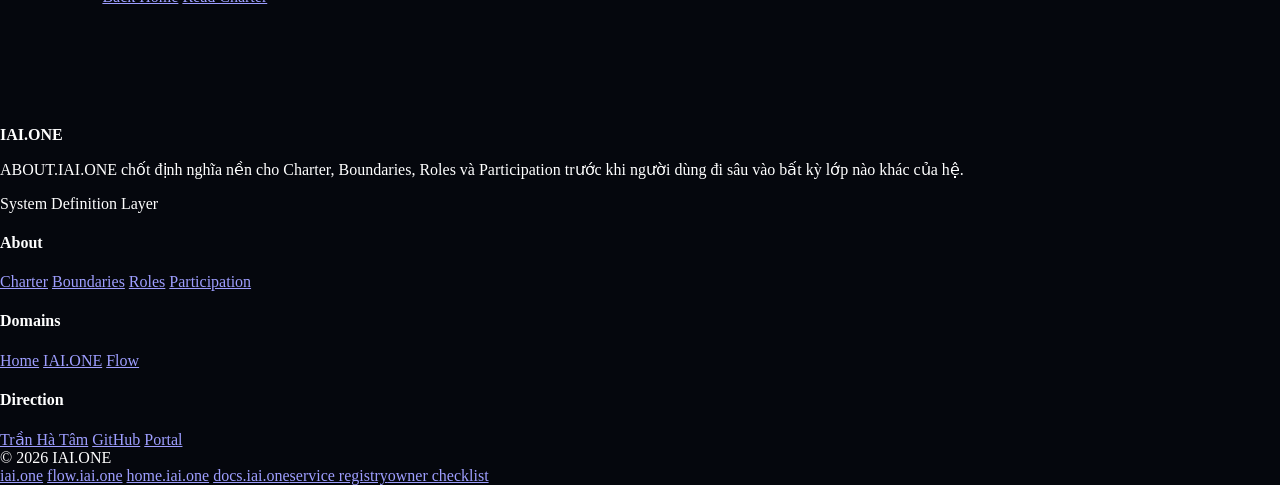
<file: about.html>
<!doctype html>
<html lang="vi">
<head>
  <meta charset="utf-8" />
  <meta name="viewport" content="width=device-width,initial-scale=1,viewport-fit=cover" />
  <meta name="theme-color" content="#060816" />
  <meta name="color-scheme" content="dark" />
  <meta name="format-detection" content="telephone=no" />

  <title>ABOUT.IAI.ONE — Charter, Boundaries and System Definition</title>
  <meta
    name="description"
    content="About IAI.ONE: định nghĩa Charter, Boundaries, Participation, Ecosystem và vai trò của HOME trong toàn bộ hệ thống."
  />
  <meta name="robots" content="index,follow,max-image-preview:large,max-snippet:-1,max-video-preview:-1" />
  <link rel="canonical" href="https://home.iai.one/about.html" />

  <meta property="og:type" content="website" />
  <meta property="og:site_name" content="IAI.ONE" />
  <meta property="og:title" content="ABOUT.IAI.ONE — Charter, Boundaries and System Definition" />
  <meta
    property="og:description"
    content="Trang định nghĩa bản chất của IAI: Charter, Boundaries, Participation, Ecosystem và vai trò của HOME."
  />
  <meta property="og:url" content="https://home.iai.one/about.html" />
  <meta property="og:image" content="https://home.iai.one/assets/og-home.jpg" />
  <meta property="og:locale" content="vi_VN" />

  <meta name="twitter:card" content="summary_large_image" />
  <meta name="twitter:title" content="ABOUT.IAI.ONE — Charter, Boundaries and System Definition" />
  <meta
    name="twitter:description"
    content="Trang định nghĩa bản chất của IAI: Charter, Boundaries, Participation, Ecosystem và vai trò của HOME."
  />
  <meta name="twitter:image" content="https://home.iai.one/assets/og-home.jpg" />

  <link rel="stylesheet" href="./style.css" />
  <script defer src="./app.js"></script>
</head>
<body data-page="about">
  <a class="skip-link" href="#main">Bỏ qua điều hướng</a>

  <div class="site-bg" aria-hidden="true">
    <div class="bg-grid"></div>
    <div class="bg-orb orb-a"></div>
    <div class="bg-orb orb-b"></div>
    <div class="bg-orb orb-c"></div>
  </div>

  <header class="site-header" data-header>
    <div class="container header-inner">
      <a class="brand" href="./index.html" aria-label="HOME.IAI.ONE">
        <span class="brand-mark"></span>
        <span class="brand-copy">
          <strong>HOME.IAI.ONE</strong>
          <em>System Portal</em>
        </span>
      </a>

      <nav class="desktop-nav" aria-label="Điều hướng chính">
        <a href="./index.html">Home</a>
        <a href="#about-hero">About</a>
        <a href="#charter">Charter</a>
        <a href="#boundaries">Boundaries</a>
        <a href="#roles">Roles</a>
        <a href="#participation">Participation</a>
      </nav>

      <div class="header-actions">
        <button class="lang-toggle" type="button" data-lang-toggle aria-label="Chuyển sang tiếng Anh / Switch to English">
          <span data-lang-label>🇻🇳 Tiếng Việt</span>
        </button>

        <a class="button button-ghost desktop-only" href="https://iai.one/" target="_blank" rel="noopener">
          Read Charter
        </a>

        <button
          class="menu-toggle"
          type="button"
          data-menu-toggle
          aria-expanded="false"
          aria-controls="mobileMenu"
          aria-label="Mở menu"
        >
          <span></span>
          <span></span>
        </button>
      </div>
    </div>

    <div class="mobile-menu" id="mobileMenu" data-mobile-menu>
      <nav class="mobile-nav" aria-label="Điều hướng di động">
        <a href="./index.html">Home</a>
        <a href="#about-hero">About</a>
        <a href="#charter">Charter</a>
        <a href="#boundaries">Boundaries</a>
        <a href="#roles">Roles</a>
        <a href="#participation">Participation</a>
        <a href="https://iai.one/" target="_blank" rel="noopener">Read Charter</a>
      </nav>
    </div>
  </header>

  <main id="main">
    <section class="hero hero-compact section" id="about-hero">
      <div class="container narrow">
        <div class="hero-copy centered reveal">
          <div class="eyebrow">ABOUT IAI</div>
          <h1>IAI là Charter Layer, không phải platform, không phải operator, không phải hệ đầu tư.</h1>
          <p class="hero-lead">
            Trang này chốt định nghĩa nền cho toàn bộ hệ. Nếu Home là portal điều hướng, thì About là nơi nói rõ IAI là gì, không phải gì, giữ vai trò gì và các lớp khác liên hệ với nhau ra sao.
          </p>

          <div class="hero-actions">
            <a class="button button-primary" href="#charter">Read Definition</a>
            <a class="button button-secondary" href="./index.html">Back to Home</a>
          </div>
        </div>
      </div>
    </section>

    <section class="section" id="charter">
      <div class="container">
        <div class="section-head reveal">
          <div class="eyebrow">CHARTER</div>
          <h2>IAI.ONE là lớp Charter của toàn bộ hệ</h2>
          <p>
            IAI không trực tiếp vận hành dự án, không nắm tài sản, không thay thế trách nhiệm pháp lý của ecosystem địa phương. IAI giữ nguyên tắc, ngôn ngữ chung, ranh giới, chuẩn minh bạch và định nghĩa cách các lớp của hệ có thể tồn tại mà không bị hiểu sai.
          </p>
        </div>

        <div class="architecture-grid">
          <article class="feature-card reveal">
            <span class="feature-index">01</span>
            <h3>Language</h3>
            <p>IAI giữ ngôn ngữ chung để toàn hệ không tự diễn giải mơ hồ về chính mình.</p>
          </article>

          <article class="feature-card reveal">
            <span class="feature-index">02</span>
            <h3>Principles</h3>
            <p>IAI giữ nguyên tắc nền về minh bạch, trách nhiệm, ranh giới và phối hợp.</p>
          </article>

          <article class="feature-card reveal">
            <span class="feature-index">03</span>
            <h3>Boundaries</h3>
            <p>IAI xác định rõ mình không phải hệ đầu tư, không phải phong trào và không phải operator.</p>
          </article>
        </div>
      </div>
    </section>

    <section class="section" id="boundaries">
      <div class="container">
        <div class="section-head reveal">
          <div class="eyebrow">BOUNDARIES</div>
          <h2>Ranh giới là phần bảo vệ giá trị của toàn hệ</h2>
          <p>
            Không có ranh giới rõ, mọi hệ đều dễ bị hiểu sai, sử dụng sai hoặc bị đẩy sang những vai trò mà nó không được thiết kế để gánh.
          </p>
        </div>

        <div class="mission-grid">
          <article class="mission-card reveal">
            <h3>Not a Financial System</h3>
            <p>Không phải nền tảng tài chính, không hứa lợi nhuận, không được đọc như một hệ sinh lợi.</p>
          </article>

          <article class="mission-card reveal">
            <h3>Not a Project Operator</h3>
            <p>Không trực tiếp điều hành mọi dự án hay ecosystem địa phương dưới danh nghĩa một trung tâm quyền lực.</p>
          </article>

          <article class="mission-card reveal">
            <h3>Not a Belief Structure</h3>
            <p>Không phải hệ niềm tin để thay thế suy nghĩ, trách nhiệm và lựa chọn cá nhân.</p>
          </article>

          <article class="mission-card reveal">
            <h3>Not a Legal Wrapper</h3>
            <p>Không thay thế tư cách pháp nhân riêng của các ecosystem, community group hay local node.</p>
          </article>

          <article class="mission-card reveal">
            <h3>Not a Vague Movement</h3>
            <p>Không vận hành như phong trào mơ hồ, không phóng đại bản sắc để thu hút bằng cảm xúc ngắn hạn.</p>
          </article>

          <article class="mission-card reveal">
            <h3>Not a Shortcut</h3>
            <p>Không cho phép bước qua phần hiểu cấu trúc mà đi thẳng vào tham gia hoặc tích hợp.</p>
          </article>
        </div>
      </div>
    </section>

    <section class="section" id="roles">
      <div class="container">
        <div class="section-head reveal">
          <div class="eyebrow">ROLES</div>
          <h2>Mỗi domain trong hệ có một vai trò riêng</h2>
          <p>
            Việc phân vai là điều kiện để toàn hệ không đè vai trò của lớp này lên lớp khác.
          </p>
        </div>

        <div class="platform-grid">
          <article class="platform-card reveal">
            <div class="platform-top">
              <span class="platform-badge">Charter</span>
              <h3>IAI.ONE</h3>
            </div>
            <p>Nơi công bố định nghĩa gốc, nguyên tắc, boundaries và participation logic.</p>
            <a href="https://iai.one/" target="_blank" rel="noopener">Open charter</a>
          </article>

          <article class="platform-card reveal">
            <div class="platform-top">
              <span class="platform-badge">Portal</span>
              <h3>HOME.IAI.ONE</h3>
            </div>
            <p>Nơi nhìn thấy toàn hệ, phân luồng người dùng và đi vào đúng lớp phù hợp.</p>
            <a href="./index.html">Open portal</a>
          </article>

          <article class="platform-card featured reveal">
            <div class="platform-top">
              <span class="platform-badge">Infrastructure</span>
              <h3>FLOW.IAI.ONE</h3>
            </div>
            <p>Technology flagship cho orchestration, workflows, runtime và infrastructure execution.</p>
            <a href="https://flow.iai.one/" target="_blank" rel="noopener">Open platform</a>
          </article>
        </div>
      </div>
    </section>

    <section class="section" id="participation">
      <div class="container">
        <div class="section-head reveal">
          <div class="eyebrow">PARTICIPATION</div>
          <h2>Tham gia đúng luôn bắt đầu bằng hiểu đúng</h2>
          <p>
            Người xem nên đọc Charter trước, nhìn Home để hiểu hệ, rồi mới quyết định đi vào Ecosystem, Community hay Infrastructure tùy vai trò thực tế của mình.
          </p>
        </div>

        <div class="control-grid">
          <article class="control-card reveal">
            <span class="control-badge">01</span>
            <h3>Observe</h3>
            <p>Đọc, hiểu và giữ khoảng cách cần thiết trước khi hình thành liên hệ với hệ.</p>
            <a href="https://iai.one/" target="_blank" rel="noopener">Start with Charter</a>
          </article>

          <article class="control-card reveal">
            <span class="control-badge">02</span>
            <h3>Map</h3>
            <p>Dùng Home để phân biệt Charter, Portal, Platform và Ecosystem theo đúng lớp.</p>
            <a href="./index.html">View Home</a>
          </article>

          <article class="control-card reveal">
            <span class="control-badge">03</span>
            <h3>Build</h3>
            <p>Nếu là builder hoặc developer, chỉ nên đi vào platform sau khi đã hiểu boundaries.</p>
            <a href="https://flow.iai.one/" target="_blank" rel="noopener">Open Flow</a>
          </article>

          <article class="control-card reveal">
            <span class="control-badge">04</span>
            <h3>Coordinate</h3>
            <p>Partner và ecosystem lead cần đọc đúng vai trò của từng lớp để không đẩy hệ sang sai ngữ cảnh.</p>
            <a href="#roles">See Roles</a>
          </article>

          <article class="control-card reveal">
            <span class="control-badge">05</span>
            <h3>Respect Boundaries</h3>
            <p>Mọi bước tiếp theo đều phải giữ rõ ranh giới giữa protocol, ecosystem và hạ tầng kỹ thuật.</p>
            <a href="#boundaries">Read Boundaries</a>
          </article>
        </div>
      </div>
    </section>

    <section class="section">
      <div class="container">
        <div class="cta-panel glass reveal">
          <div class="cta-copy">
            <div class="eyebrow">NEXT ACTION</div>
            <h2>Quay lại Home để đi vào đúng lớp hệ thống.</h2>
            <p>
              About là nơi chốt định nghĩa. Home là nơi nhìn toàn cảnh. Flow là nơi đi vào platform hạ tầng. Mỗi bước đều có vai trò riêng.
            </p>
          </div>

          <div class="cta-actions">
            <a class="button button-primary" href="./index.html">Back Home</a>
            <a class="button button-secondary" href="https://iai.one/" target="_blank" rel="noopener">Read Charter</a>
          </div>
        </div>
      </div>
    </section>
  </main>

  <footer class="site-footer">
    <div class="container footer-grid">
      <div class="footer-brand">
        <div class="footer-logo">
          <span class="logo-mark"></span>
          <strong>IAI.ONE</strong>
        </div>
        <p>
          ABOUT.IAI.ONE chốt định nghĩa nền cho Charter, Boundaries, Roles và Participation trước khi người dùng đi sâu vào bất kỳ lớp nào khác của hệ.
        </p>
        <div class="footer-meta">
          <span>System Definition Layer</span>
        </div>
      </div>

      <div class="footer-col">
        <h4>About</h4>
        <nav>
          <a href="#charter">Charter</a>
          <a href="#boundaries">Boundaries</a>
          <a href="#roles">Roles</a>
          <a href="#participation">Participation</a>
        </nav>
      </div>

      <div class="footer-col">
        <h4>Domains</h4>
        <nav>
          <a href="./index.html">Home</a>
          <a href="https://iai.one/" target="_blank" rel="noopener">IAI.ONE</a>
          <a href="https://flow.iai.one/" target="_blank" rel="noopener">Flow</a>
        </nav>
      </div>

      <div class="footer-col">
        <h4>Direction</h4>
        <nav>
          <a href="https://tranhatam.com/" target="_blank" rel="noopener">Trần Hà Tâm</a>
          <a href="https://github.com/tranhatam-collab/Home.iai.one" target="_blank" rel="noopener">GitHub</a>
          <a href="https://home.iai.one/" target="_blank" rel="noopener">Portal</a>
        </nav>
      </div>
    </div>

    <div class="footer-bottom">
      <div class="container footer-bottom-inner">
        <span class="copyright">© <span id="year"></span> IAI.ONE</span>
        <div class="footer-links">
          <a href="https://iai.one/" target="_blank" rel="noopener">iai.one</a>
          <a href="https://flow.iai.one/" target="_blank" rel="noopener">flow.iai.one</a>
          <a href="https://home.iai.one/" target="_blank" rel="noopener">home.iai.one</a>
        </div>
      </div>
    </div>
  </footer>
</body>
</html>
</file>
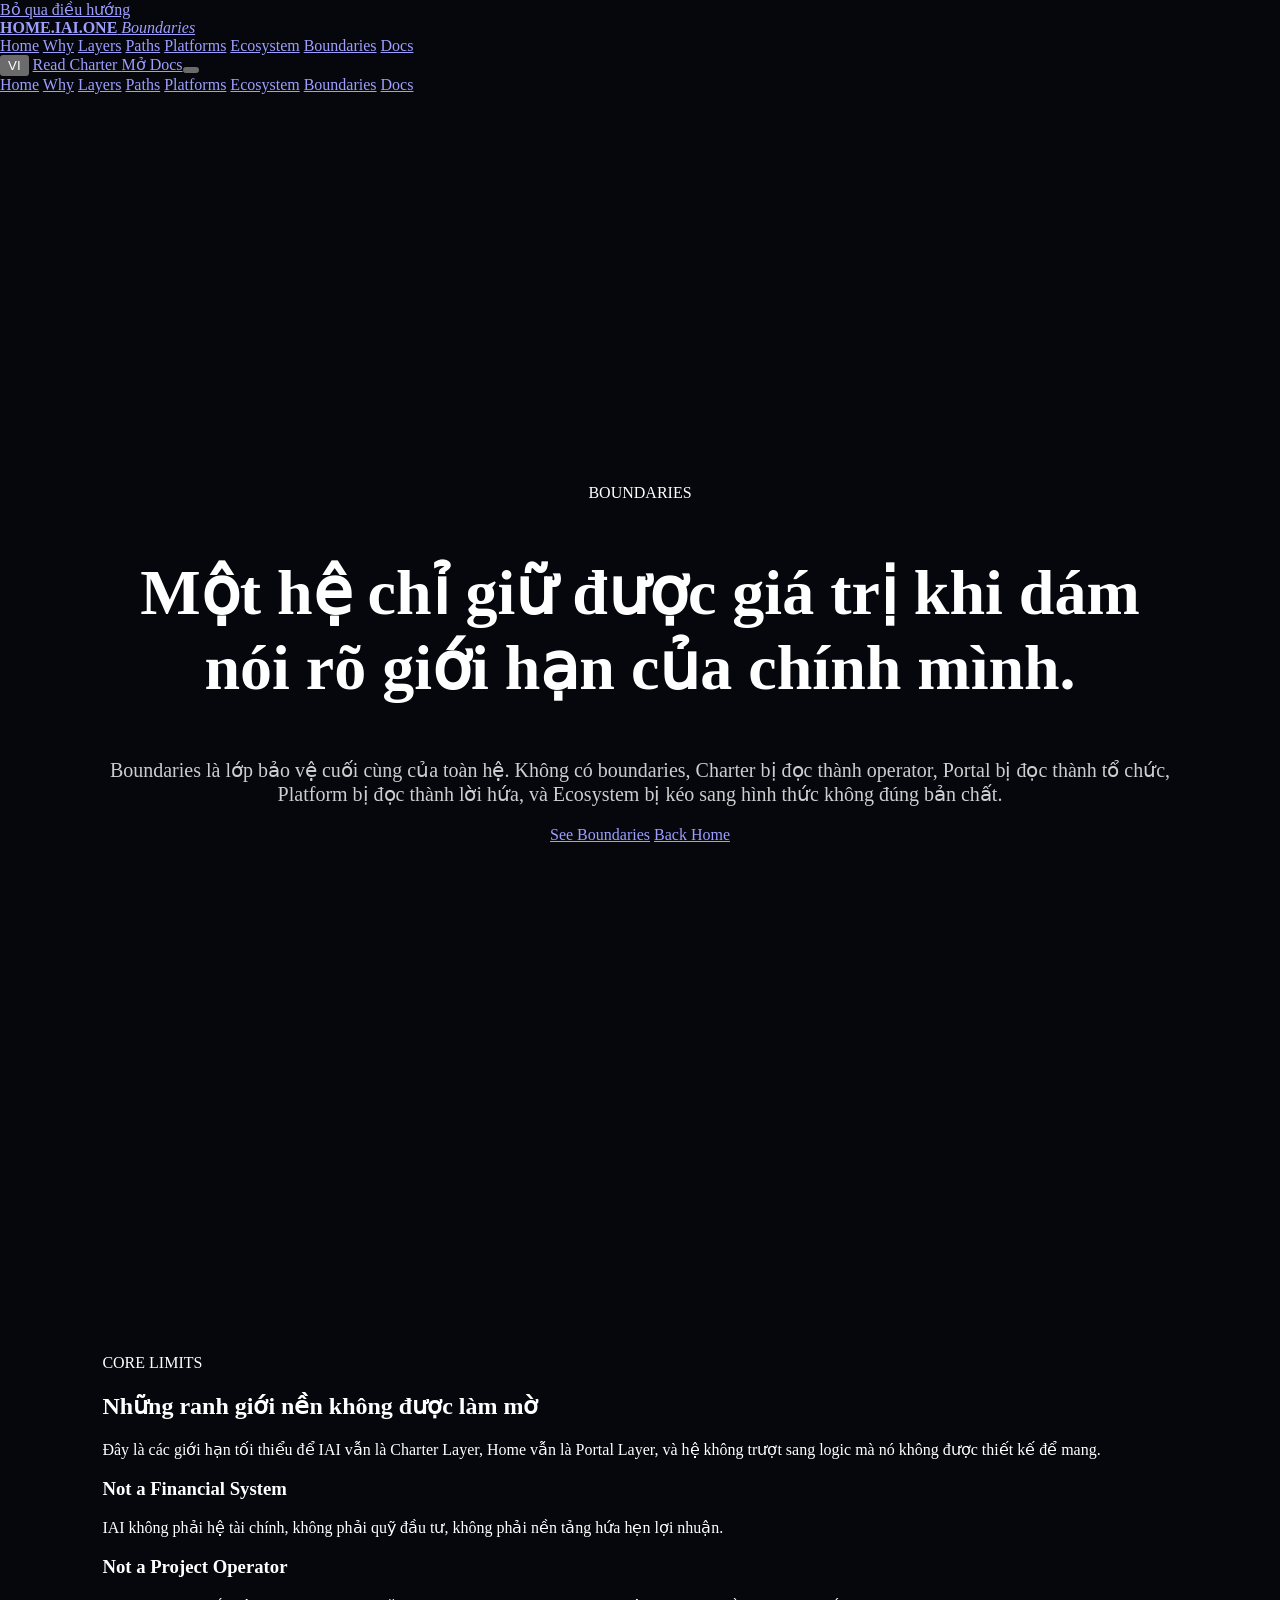
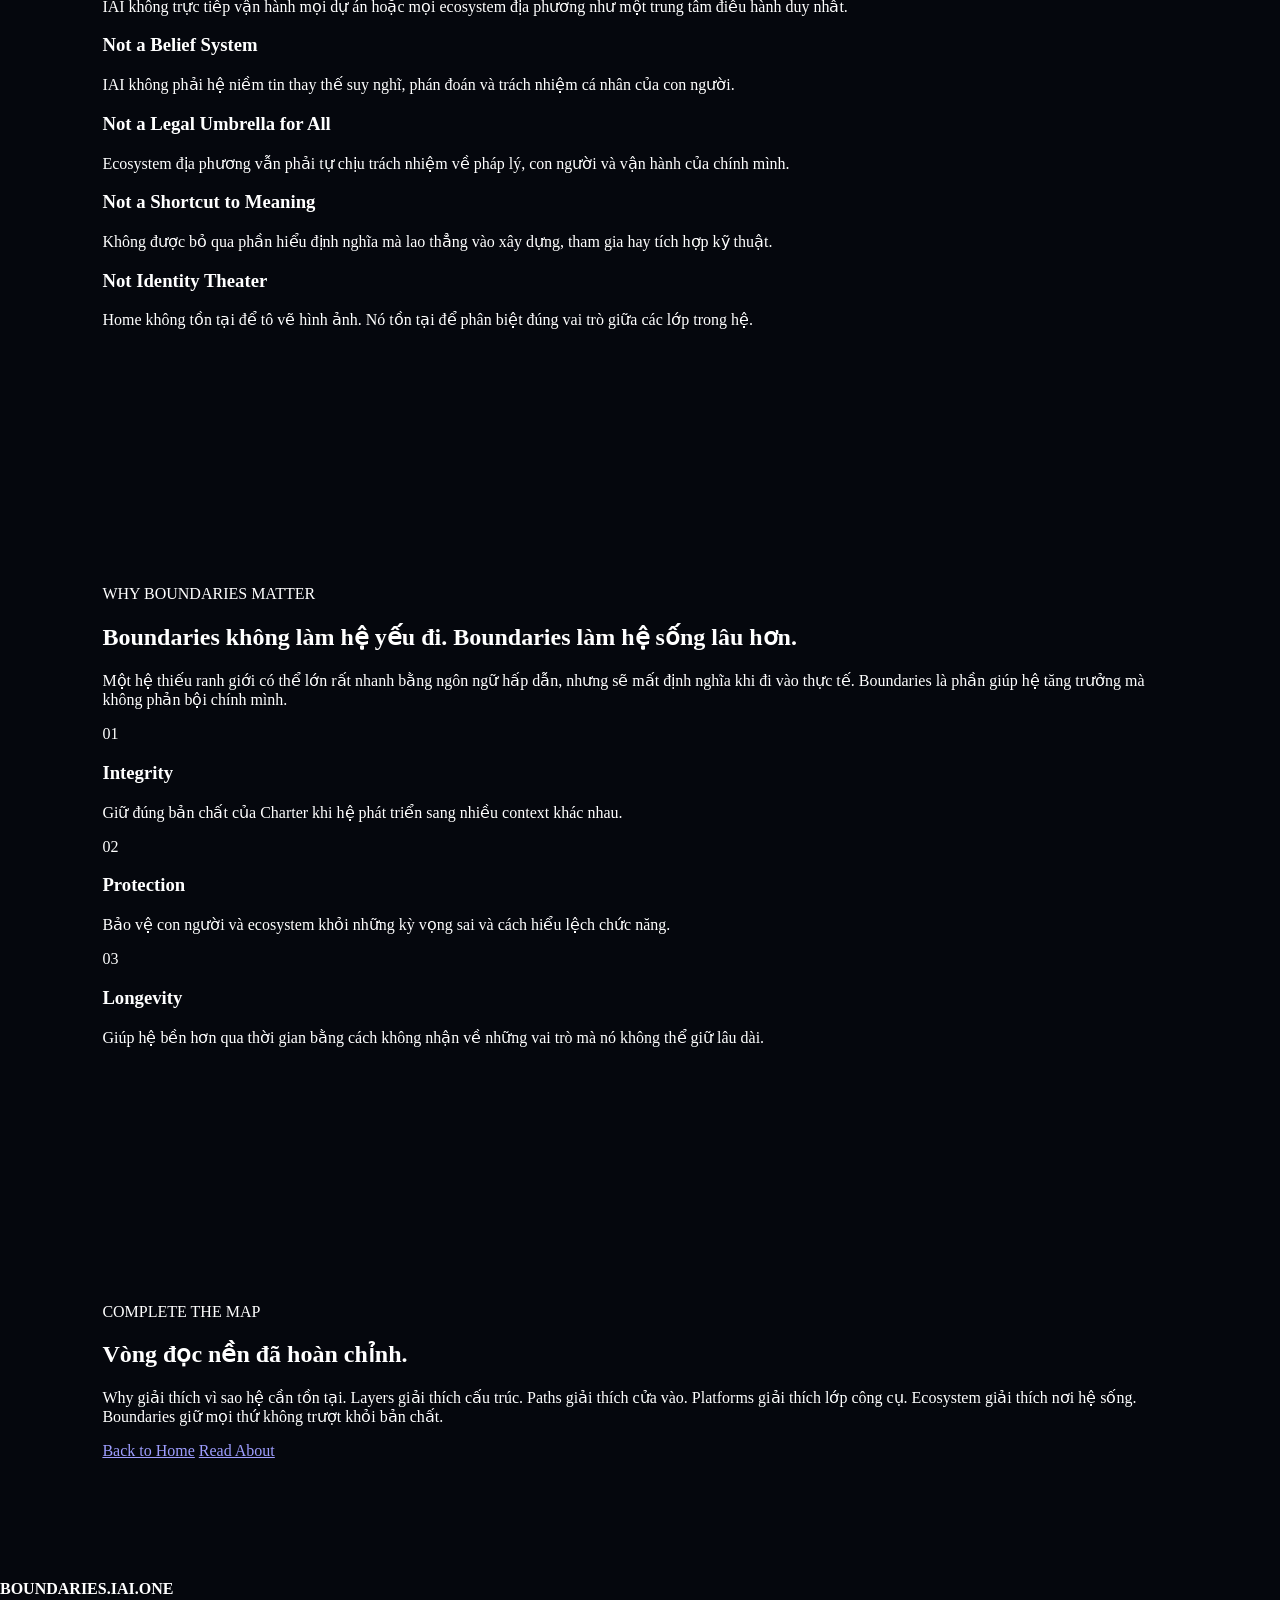
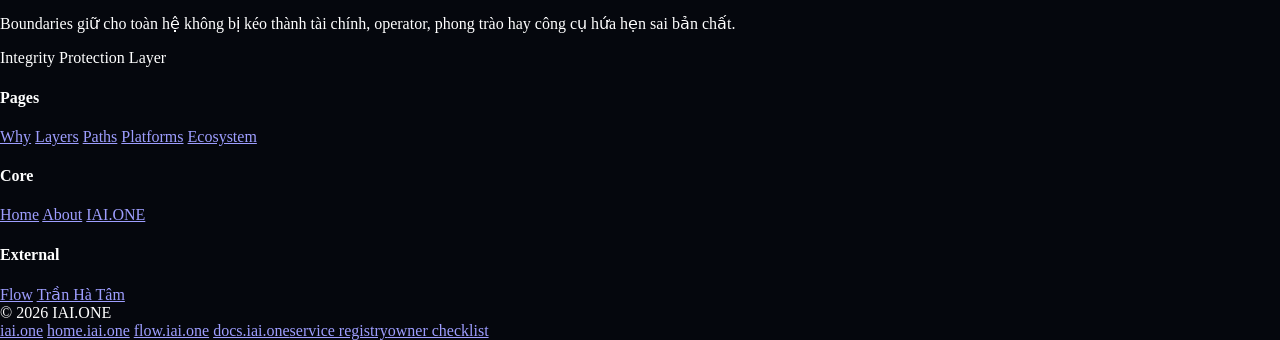
<file: boundaries.html>
<!doctype html>
<html lang="vi">
<head>
  <meta charset="utf-8" />
  <meta name="viewport" content="width=device-width,initial-scale=1,viewport-fit=cover" />
  <meta name="theme-color" content="#060816" />
  <meta name="color-scheme" content="dark" />
  <meta name="format-detection" content="telephone=no" />

  <title>BOUNDARIES.IAI.ONE — Ranh giới nền của toàn hệ IAI</title>
  <meta
    name="description"
    content="Trang BOUNDARIES của HOME.IAI.ONE chốt các giới hạn nền của hệ IAI để bảo vệ đúng vai trò Charter, Portal, Ecosystem và Infrastructure."
  />
  <meta name="robots" content="index,follow,max-image-preview:large,max-snippet:-1,max-video-preview:-1" />
  <link rel="canonical" href="https://home.iai.one/boundaries.html" />

  <meta property="og:type" content="website" />
  <meta property="og:site_name" content="IAI.ONE" />
  <meta property="og:title" content="BOUNDARIES.IAI.ONE — Ranh giới nền của toàn hệ IAI" />
  <meta
    property="og:description"
    content="Trang BOUNDARIES của HOME.IAI.ONE chốt các giới hạn nền của hệ IAI để bảo vệ đúng vai trò Charter, Portal, Ecosystem và Infrastructure."
  />
  <meta property="og:url" content="https://home.iai.one/boundaries.html" />
  <meta property="og:image" content="https://home.iai.one/assets/og-home.jpg" />

  <meta name="twitter:card" content="summary_large_image" />
  <meta name="twitter:title" content="BOUNDARIES.IAI.ONE — Ranh giới nền của toàn hệ IAI" />
  <meta
    name="twitter:description"
    content="Trang BOUNDARIES của HOME.IAI.ONE chốt các giới hạn nền của hệ IAI để bảo vệ đúng vai trò Charter, Portal, Ecosystem và Infrastructure."
  />
  <meta name="twitter:image" content="https://home.iai.one/assets/og-home.jpg" />

  <link rel="stylesheet" href="./style.css" />
  <script defer src="./app.js"></script>
</head>
<body data-page="boundaries">
  <a class="skip-link" href="#main">Bỏ qua điều hướng</a>

  <div class="site-bg" aria-hidden="true">
    <div class="bg-grid"></div>
    <div class="bg-orb orb-a"></div>
    <div class="bg-orb orb-b"></div>
    <div class="bg-orb orb-c"></div>
  </div>

  <header class="site-header" data-header>
    <div class="container header-inner">
      <a class="brand" href="./index.html" aria-label="HOME.IAI.ONE">
        <span class="brand-mark"></span>
        <span class="brand-copy">
          <strong>HOME.IAI.ONE</strong>
          <em>Boundaries</em>
        </span>
      </a>

      <nav class="desktop-nav" aria-label="Điều hướng chính">
        <a href="./index.html">Home</a>
        <a href="./why.html">Why</a>
        <a href="./layers.html">Layers</a>
        <a href="./paths.html">Paths</a>
        <a href="./platforms.html">Platforms</a>
        <a href="./ecosystem.html">Ecosystem</a>
        <a href="./boundaries.html">Boundaries</a>
      </nav>

      <div class="header-actions">
        <button class="lang-toggle" type="button" data-lang-toggle aria-label="Chuyển sang tiếng Anh / Switch to English">
          <span data-lang-label>🇻🇳 Tiếng Việt</span>
        </button>

        <a class="button button-ghost desktop-only" href="https://iai.one/" target="_blank" rel="noopener">
          Read Charter
        </a>

        <button class="menu-toggle" type="button" data-menu-toggle aria-expanded="false" aria-controls="mobileMenu" aria-label="Mở menu">
          <span></span>
          <span></span>
        </button>
      </div>
    </div>

    <div class="mobile-menu" id="mobileMenu" data-mobile-menu>
      <nav class="mobile-nav" aria-label="Điều hướng di động">
        <a href="./index.html">Home</a>
        <a href="./why.html">Why</a>
        <a href="./layers.html">Layers</a>
        <a href="./paths.html">Paths</a>
        <a href="./platforms.html">Platforms</a>
        <a href="./ecosystem.html">Ecosystem</a>
        <a href="./boundaries.html">Boundaries</a>
      </nav>
    </div>
  </header>

  <main id="main">
    <section class="hero hero-compact section">
      <div class="container narrow">
        <div class="hero-copy centered reveal">
          <div class="eyebrow">BOUNDARIES</div>
          <h1>Một hệ chỉ giữ được giá trị khi dám nói rõ giới hạn của chính mình.</h1>
          <p class="hero-lead">
            Boundaries là lớp bảo vệ cuối cùng của toàn hệ. Không có boundaries, Charter bị đọc thành operator, Portal bị đọc thành tổ chức, Platform bị đọc thành lời hứa, và Ecosystem bị kéo sang hình thức không đúng bản chất.
          </p>

          <div class="hero-actions">
            <a class="button button-primary" href="#boundary-grid">See Boundaries</a>
            <a class="button button-secondary" href="./index.html">Back Home</a>
          </div>
        </div>
      </div>
    </section>

    <section class="section" id="boundary-grid">
      <div class="container">
        <div class="section-head reveal">
          <div class="eyebrow">CORE LIMITS</div>
          <h2>Những ranh giới nền không được làm mờ</h2>
          <p>
            Đây là các giới hạn tối thiểu để IAI vẫn là Charter Layer, Home vẫn là Portal Layer, và hệ không trượt sang logic mà nó không được thiết kế để mang.
          </p>
        </div>

        <div class="mission-grid">
          <article class="mission-card reveal">
            <h3>Not a Financial System</h3>
            <p>IAI không phải hệ tài chính, không phải quỹ đầu tư, không phải nền tảng hứa hẹn lợi nhuận.</p>
          </article>

          <article class="mission-card reveal">
            <h3>Not a Project Operator</h3>
            <p>IAI không trực tiếp vận hành mọi dự án hoặc mọi ecosystem địa phương như một trung tâm điều hành duy nhất.</p>
          </article>

          <article class="mission-card reveal">
            <h3>Not a Belief System</h3>
            <p>IAI không phải hệ niềm tin thay thế suy nghĩ, phán đoán và trách nhiệm cá nhân của con người.</p>
          </article>

          <article class="mission-card reveal">
            <h3>Not a Legal Umbrella for All</h3>
            <p>Ecosystem địa phương vẫn phải tự chịu trách nhiệm về pháp lý, con người và vận hành của chính mình.</p>
          </article>

          <article class="mission-card reveal">
            <h3>Not a Shortcut to Meaning</h3>
            <p>Không được bỏ qua phần hiểu định nghĩa mà lao thẳng vào xây dựng, tham gia hay tích hợp kỹ thuật.</p>
          </article>

          <article class="mission-card reveal">
            <h3>Not Identity Theater</h3>
            <p>Home không tồn tại để tô vẽ hình ảnh. Nó tồn tại để phân biệt đúng vai trò giữa các lớp trong hệ.</p>
          </article>
        </div>
      </div>
    </section>

    <section class="section">
      <div class="container">
        <div class="section-head reveal">
          <div class="eyebrow">WHY BOUNDARIES MATTER</div>
          <h2>Boundaries không làm hệ yếu đi. Boundaries làm hệ sống lâu hơn.</h2>
          <p>
            Một hệ thiếu ranh giới có thể lớn rất nhanh bằng ngôn ngữ hấp dẫn, nhưng sẽ mất định nghĩa khi đi vào thực tế. Boundaries là phần giúp hệ tăng trưởng mà không phản bội chính mình.
          </p>
        </div>

        <div class="architecture-grid">
          <article class="feature-card reveal">
            <span class="feature-index">01</span>
            <h3>Integrity</h3>
            <p>Giữ đúng bản chất của Charter khi hệ phát triển sang nhiều context khác nhau.</p>
          </article>

          <article class="feature-card reveal">
            <span class="feature-index">02</span>
            <h3>Protection</h3>
            <p>Bảo vệ con người và ecosystem khỏi những kỳ vọng sai và cách hiểu lệch chức năng.</p>
          </article>

          <article class="feature-card reveal">
            <span class="feature-index">03</span>
            <h3>Longevity</h3>
            <p>Giúp hệ bền hơn qua thời gian bằng cách không nhận về những vai trò mà nó không thể giữ lâu dài.</p>
          </article>
        </div>
      </div>
    </section>

    <section class="section">
      <div class="container">
        <div class="cta-panel glass reveal">
          <div class="cta-copy">
            <div class="eyebrow">COMPLETE THE MAP</div>
            <h2>Vòng đọc nền đã hoàn chỉnh.</h2>
            <p>
              Why giải thích vì sao hệ cần tồn tại. Layers giải thích cấu trúc. Paths giải thích cửa vào. Platforms giải thích lớp công cụ. Ecosystem giải thích nơi hệ sống. Boundaries giữ mọi thứ không trượt khỏi bản chất.
            </p>
          </div>

          <div class="cta-actions">
            <a class="button button-primary" href="./index.html">Back to Home</a>
            <a class="button button-secondary" href="./about.html">Read About</a>
          </div>
        </div>
      </div>
    </section>
  </main>

  <footer class="site-footer">
    <div class="container footer-grid">
      <div class="footer-brand">
        <div class="footer-logo">
          <span class="logo-mark"></span>
          <strong>BOUNDARIES.IAI.ONE</strong>
        </div>
        <p>
          Boundaries giữ cho toàn hệ không bị kéo thành tài chính, operator, phong trào hay công cụ hứa hẹn sai bản chất.
        </p>
        <div class="footer-meta">
          <span>Integrity Protection Layer</span>
        </div>
      </div>

      <div class="footer-col">
        <h4>Pages</h4>
        <nav>
          <a href="./why.html">Why</a>
          <a href="./layers.html">Layers</a>
          <a href="./paths.html">Paths</a>
          <a href="./platforms.html">Platforms</a>
          <a href="./ecosystem.html">Ecosystem</a>
        </nav>
      </div>

      <div class="footer-col">
        <h4>Core</h4>
        <nav>
          <a href="./index.html">Home</a>
          <a href="./about.html">About</a>
          <a href="https://iai.one/" target="_blank" rel="noopener">IAI.ONE</a>
        </nav>
      </div>

      <div class="footer-col">
        <h4>External</h4>
        <nav>
          <a href="https://flow.iai.one/" target="_blank" rel="noopener">Flow</a>
          <a href="https://tranhatam.com/" target="_blank" rel="noopener">Trần Hà Tâm</a>
        </nav>
      </div>
    </div>

    <div class="footer-bottom">
      <div class="container footer-bottom-inner">
        <span class="copyright">© <span id="year"></span> IAI.ONE</span>
        <div class="footer-links">
          <a href="https://iai.one/" target="_blank" rel="noopener">iai.one</a>
          <a href="https://home.iai.one/" target="_blank" rel="noopener">home.iai.one</a>
          <a href="https://flow.iai.one/" target="_blank" rel="noopener">flow.iai.one</a>
        </div>
      </div>
    </div>
  </footer>
</body>
</html>
</file>
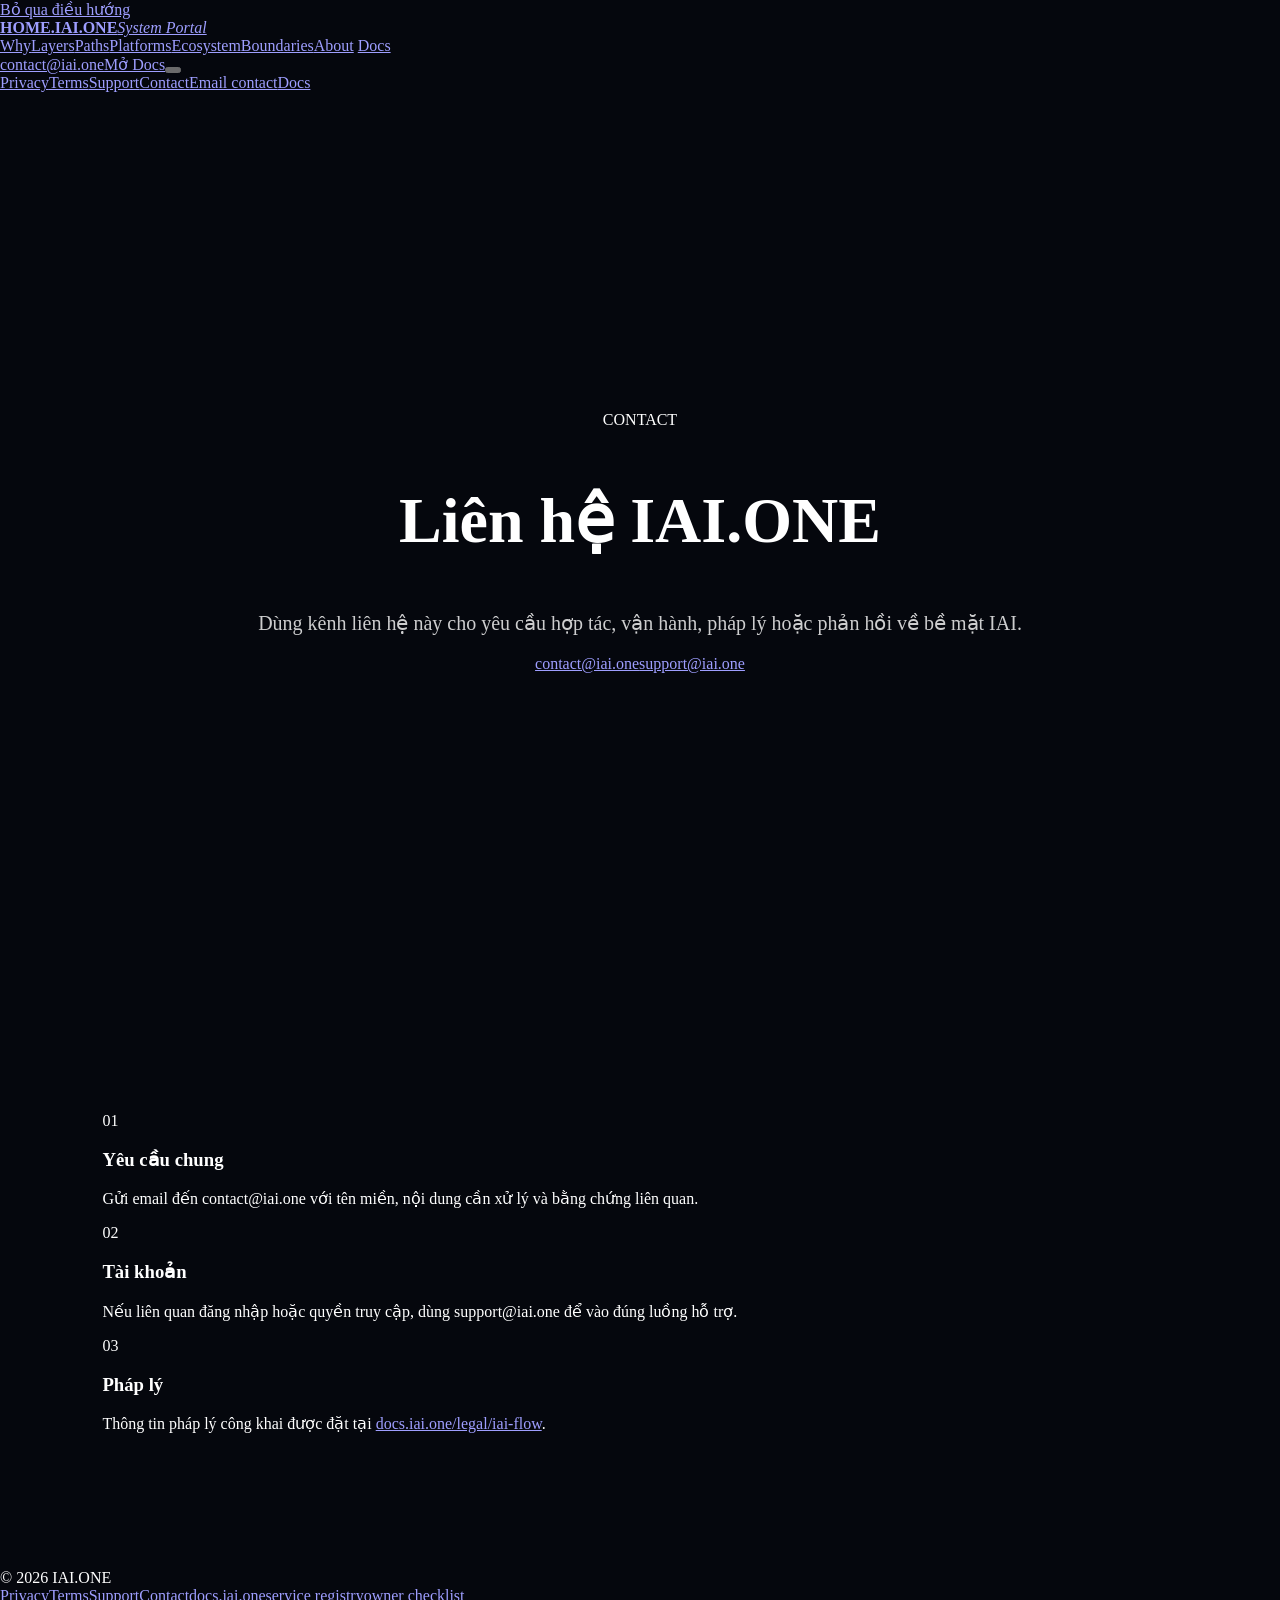
<file: contact.html>
<!doctype html>
<html lang="vi">
<head>
  <meta charset="utf-8" />
  <meta name="viewport" content="width=device-width,initial-scale=1,viewport-fit=cover" />
  <meta name="theme-color" content="#060816" />
  <meta name="color-scheme" content="dark" />
  <title>Contact — IAI.ONE</title>
  <meta name="description" content="Official IAI.ONE contact page for partnership, operations, legal, and public-surface feedback." />
  <meta name="robots" content="index,follow,max-image-preview:large,max-snippet:-1,max-video-preview:-1" />
  <link rel="canonical" href="https://iai.one/contact" />
  <meta property="og:type" content="website" />
  <meta property="og:site_name" content="IAI.ONE" />
  <meta property="og:title" content="Contact — IAI.ONE" />
  <meta property="og:description" content="Official contact channel for partnership, operations, legal, and public-surface feedback for IAI.ONE." />
  <meta property="og:url" content="https://iai.one/contact" />
  <meta property="og:image" content="https://home.iai.one/assets/og-home.jpg" />
  <link rel="stylesheet" href="./style.css" />
  <script defer src="./app.js"></script>
</head>
<body data-page="contact">
  <a class="skip-link" href="#main">Bỏ qua điều hướng</a>
  <div class="site-bg" aria-hidden="true"><div class="bg-grid"></div><div class="bg-orb orb-a"></div><div class="bg-orb orb-b"></div><div class="bg-orb orb-c"></div></div>
  <header class="site-header" data-header>
    <div class="container header-inner">
      <a class="brand" href="./index.html" aria-label="HOME.IAI.ONE"><span class="brand-mark"></span><span class="brand-copy"><strong>HOME.IAI.ONE</strong><em>System Portal</em></span></a>
      <nav class="desktop-nav" aria-label="Điều hướng chính">
        <a href="./why.html">Why</a><a href="./layers.html">Layers</a><a href="./paths.html">Paths</a><a href="./platforms.html">Platforms</a><a href="./ecosystem.html">Ecosystem</a><a href="./boundaries.html">Boundaries</a><a href="./about.html">About</a>
      </nav>
      <div class="header-actions"><a class="button button-ghost desktop-only" href="mailto:contact@iai.one">contact@iai.one</a><button class="menu-toggle" type="button" data-menu-toggle aria-expanded="false" aria-controls="mobileMenu" aria-label="Mở menu"><span></span><span></span></button></div>
    </div>
    <div class="mobile-menu" id="mobileMenu" data-mobile-menu>
      <nav class="mobile-nav" aria-label="Điều hướng di động"><a href="./privacy.html">Privacy</a><a href="./terms.html">Terms</a><a href="./support.html">Support</a><a href="./contact.html">Contact</a><a href="mailto:contact@iai.one">Email contact</a></nav>
    </div>
  </header>
  <main id="main">
    <section class="hero hero-compact page-hero">
      <div class="container hero-copy reveal">
        <div class="eyebrow">CONTACT</div>
        <h1>Liên hệ IAI.ONE</h1>
        <p class="hero-lead">Dùng kênh liên hệ này cho yêu cầu hợp tác, vận hành, pháp lý hoặc phản hồi về bề mặt IAI.</p>
        <div class="hero-actions"><a class="button button-primary" href="mailto:contact@iai.one">contact@iai.one</a><a class="button button-secondary" href="mailto:support@iai.one">support@iai.one</a></div>
      </div>
    </section>
    <section class="section">
      <div class="container architecture-grid">
        <article class="feature-card reveal"><span class="feature-index">01</span><h3>Yêu cầu chung</h3><p>Gửi email đến contact@iai.one với tên miền, nội dung cần xử lý và bằng chứng liên quan.</p></article>
        <article class="feature-card reveal"><span class="feature-index">02</span><h3>Tài khoản</h3><p>Nếu liên quan đăng nhập hoặc quyền truy cập, dùng support@iai.one để vào đúng luồng hỗ trợ.</p></article>
        <article class="feature-card reveal"><span class="feature-index">03</span><h3>Pháp lý</h3><p>Thông tin pháp lý công khai được đặt tại <a href="https://docs.iai.one/legal/iai-flow/" target="_blank" rel="noopener">docs.iai.one/legal/iai-flow</a>.</p></article>
      </div>
    </section>
  </main>
  <footer class="site-footer">
    <div class="footer-bottom"><div class="container footer-bottom-inner"><span class="copyright">© <span id="year"></span> IAI.ONE</span><div class="footer-links"><a href="./privacy.html">Privacy</a><a href="./terms.html">Terms</a><a href="./support.html">Support</a><a href="./contact.html">Contact</a></div></div></div>
  </footer>
</body>
</html>
</file>
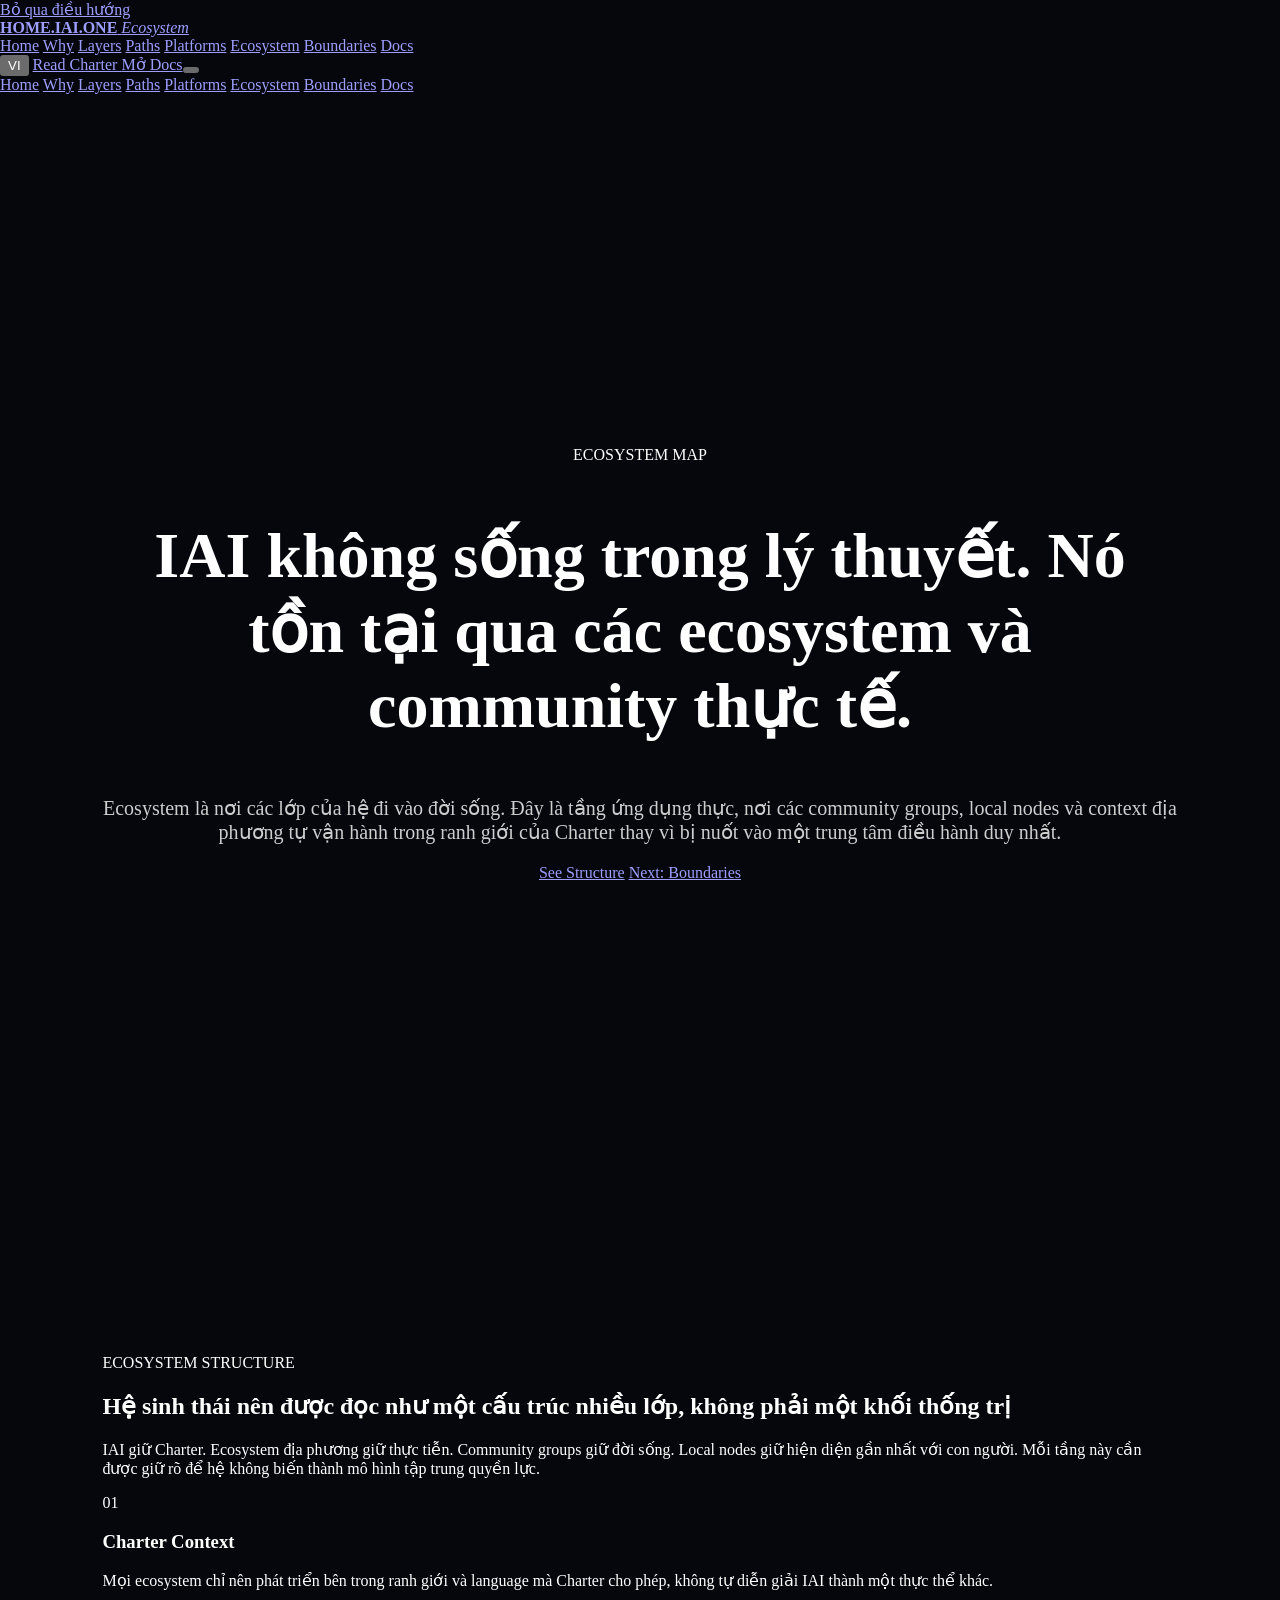
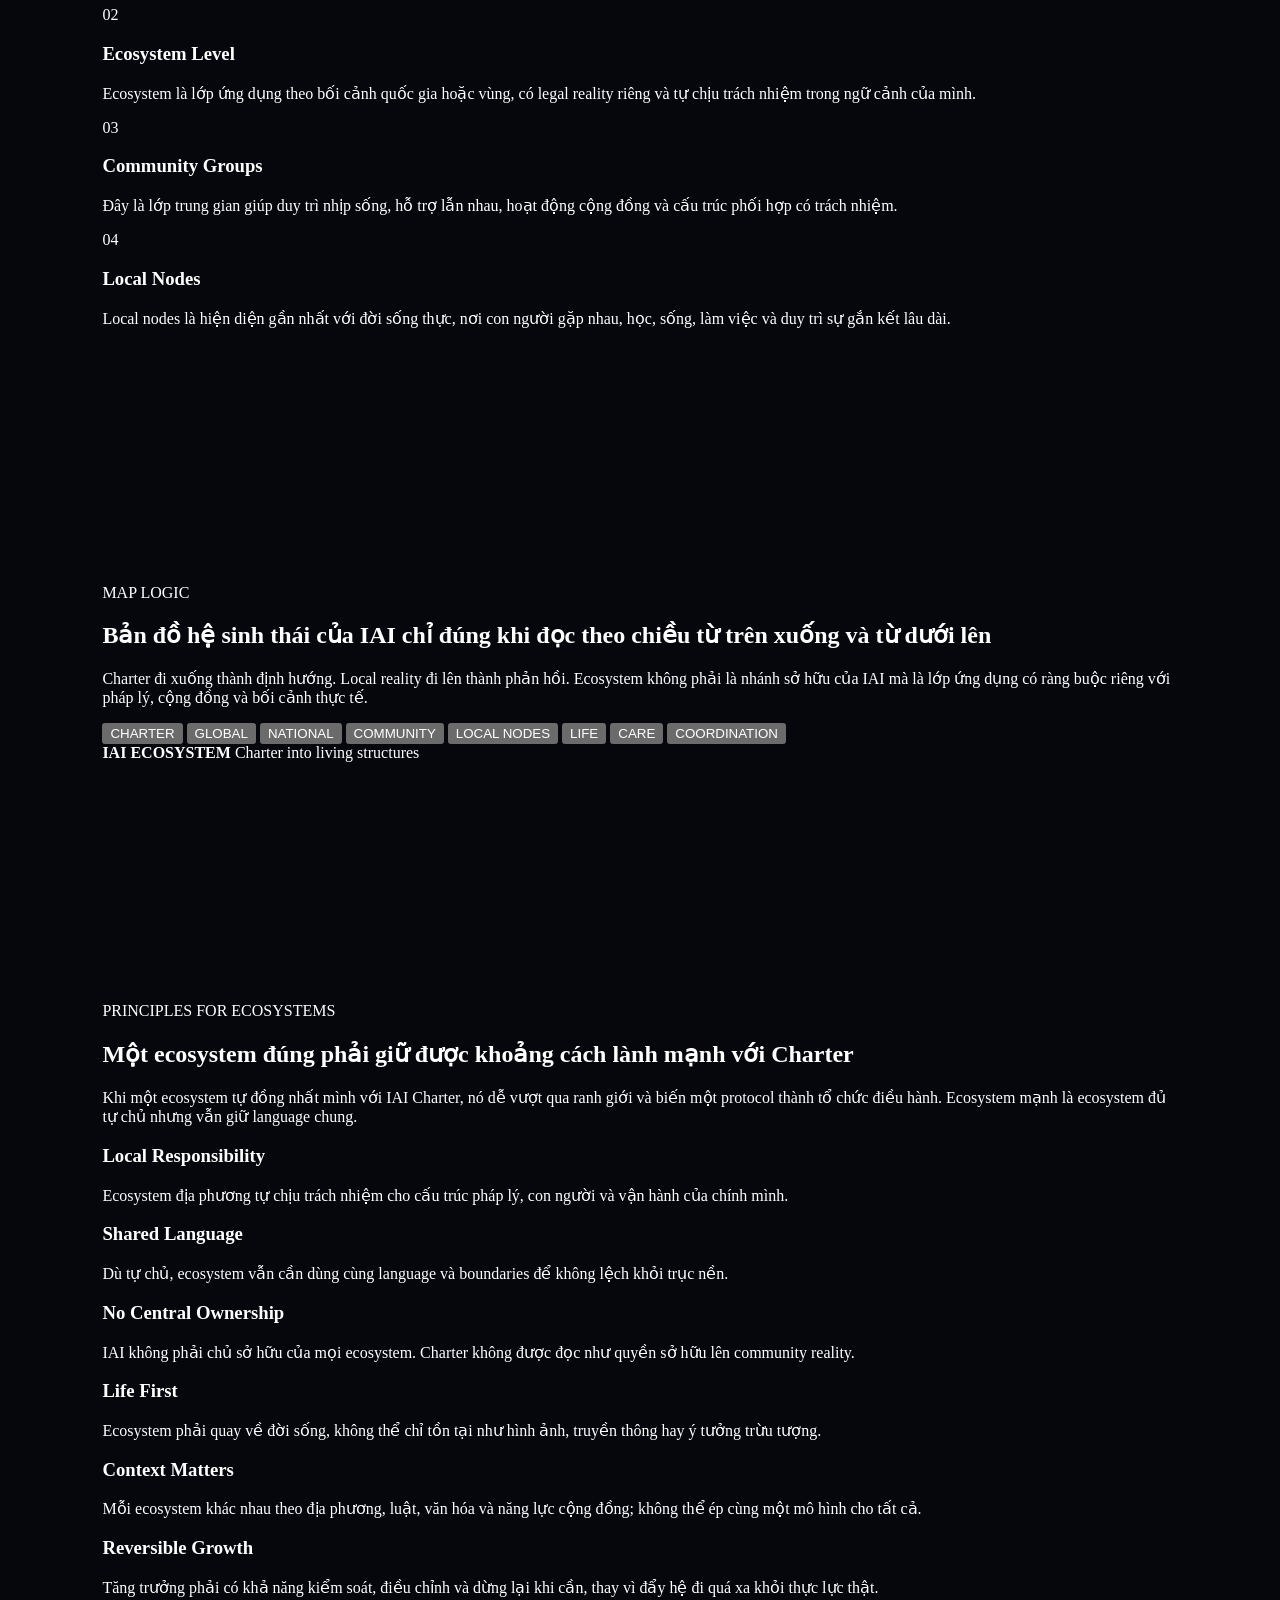
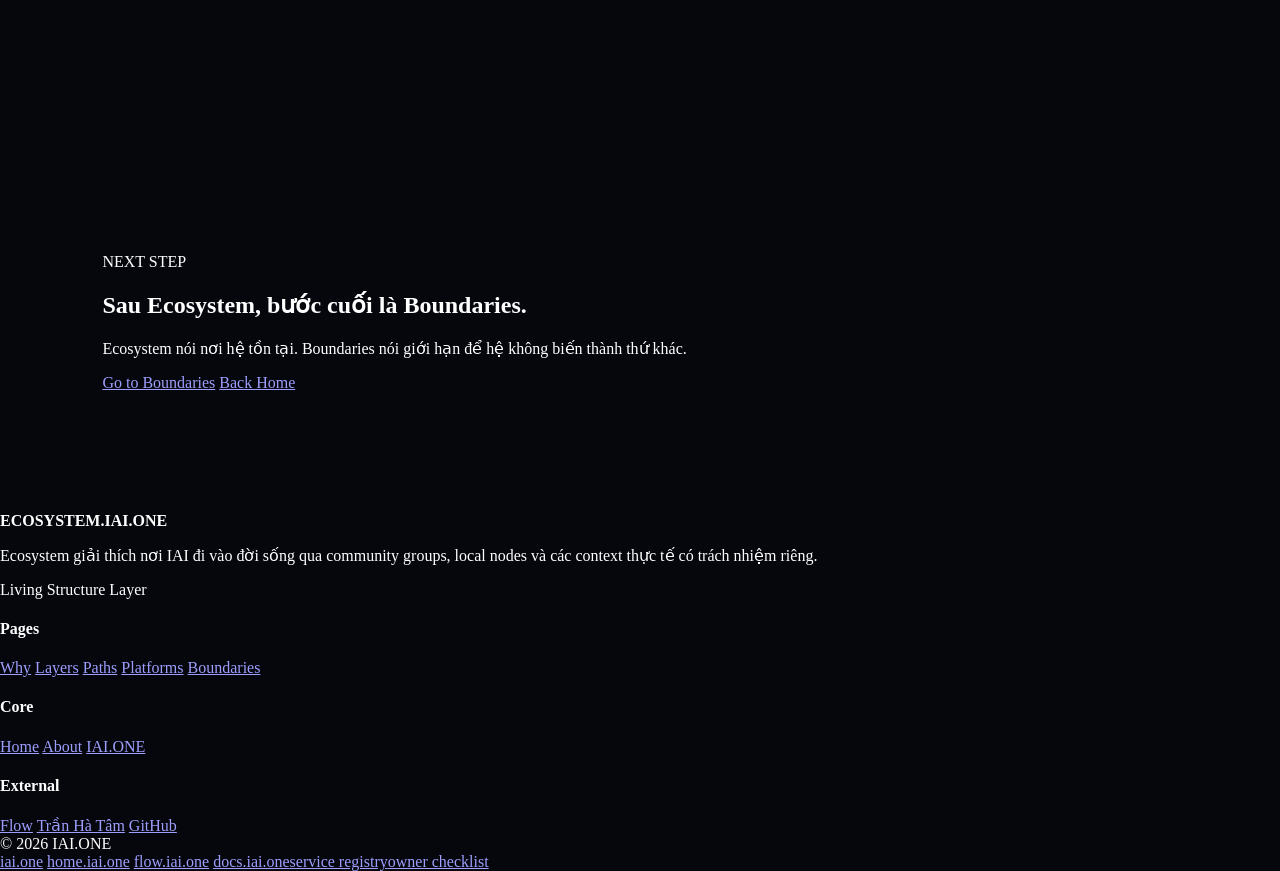
<file: ecosystem.html>
<!doctype html>
<html lang="vi">
<head>
  <meta charset="utf-8" />
  <meta name="viewport" content="width=device-width,initial-scale=1,viewport-fit=cover" />
  <meta name="theme-color" content="#060816" />
  <meta name="color-scheme" content="dark" />
  <meta name="format-detection" content="telephone=no" />

  <title>ECOSYSTEM.IAI.ONE — Bản đồ hệ sinh thái IAI</title>
  <meta
    name="description"
    content="Trang ECOSYSTEM của HOME.IAI.ONE giải thích nơi hệ IAI tồn tại trong thực tế: ecosystem, community groups, local nodes và mối liên hệ với Charter."
  />
  <meta name="robots" content="index,follow,max-image-preview:large,max-snippet:-1,max-video-preview:-1" />
  <link rel="canonical" href="https://home.iai.one/ecosystem.html" />

  <meta property="og:type" content="website" />
  <meta property="og:site_name" content="IAI.ONE" />
  <meta property="og:title" content="ECOSYSTEM.IAI.ONE — Bản đồ hệ sinh thái IAI" />
  <meta
    property="og:description"
    content="Trang ECOSYSTEM của HOME.IAI.ONE giải thích nơi hệ IAI tồn tại trong thực tế: ecosystem, community groups, local nodes và mối liên hệ với Charter."
  />
  <meta property="og:url" content="https://home.iai.one/ecosystem.html" />
  <meta property="og:image" content="https://home.iai.one/assets/og-home.jpg" />

  <meta name="twitter:card" content="summary_large_image" />
  <meta name="twitter:title" content="ECOSYSTEM.IAI.ONE — Bản đồ hệ sinh thái IAI" />
  <meta
    name="twitter:description"
    content="Trang ECOSYSTEM của HOME.IAI.ONE giải thích nơi hệ IAI tồn tại trong thực tế: ecosystem, community groups, local nodes và mối liên hệ với Charter."
  />
  <meta name="twitter:image" content="https://home.iai.one/assets/og-home.jpg" />

  <link rel="stylesheet" href="./style.css" />
  <script defer src="./app.js"></script>
</head>
<body data-page="ecosystem">
  <a class="skip-link" href="#main">Bỏ qua điều hướng</a>

  <div class="site-bg" aria-hidden="true">
    <div class="bg-grid"></div>
    <div class="bg-orb orb-a"></div>
    <div class="bg-orb orb-b"></div>
    <div class="bg-orb orb-c"></div>
  </div>

  <header class="site-header" data-header>
    <div class="container header-inner">
      <a class="brand" href="./index.html" aria-label="HOME.IAI.ONE">
        <span class="brand-mark"></span>
        <span class="brand-copy">
          <strong>HOME.IAI.ONE</strong>
          <em>Ecosystem</em>
        </span>
      </a>

      <nav class="desktop-nav" aria-label="Điều hướng chính">
        <a href="./index.html">Home</a>
        <a href="./why.html">Why</a>
        <a href="./layers.html">Layers</a>
        <a href="./paths.html">Paths</a>
        <a href="./platforms.html">Platforms</a>
        <a href="./ecosystem.html">Ecosystem</a>
        <a href="./boundaries.html">Boundaries</a>
      </nav>

      <div class="header-actions">
        <button class="lang-toggle" type="button" data-lang-toggle aria-label="Chuyển sang tiếng Anh / Switch to English">
          <span data-lang-label>🇻🇳 Tiếng Việt</span>
        </button>

        <a class="button button-ghost desktop-only" href="https://iai.one/" target="_blank" rel="noopener">
          Read Charter
        </a>

        <button class="menu-toggle" type="button" data-menu-toggle aria-expanded="false" aria-controls="mobileMenu" aria-label="Mở menu">
          <span></span>
          <span></span>
        </button>
      </div>
    </div>

    <div class="mobile-menu" id="mobileMenu" data-mobile-menu>
      <nav class="mobile-nav" aria-label="Điều hướng di động">
        <a href="./index.html">Home</a>
        <a href="./why.html">Why</a>
        <a href="./layers.html">Layers</a>
        <a href="./paths.html">Paths</a>
        <a href="./platforms.html">Platforms</a>
        <a href="./ecosystem.html">Ecosystem</a>
        <a href="./boundaries.html">Boundaries</a>
      </nav>
    </div>
  </header>

  <main id="main">
    <section class="hero hero-compact section">
      <div class="container narrow">
        <div class="hero-copy centered reveal">
          <div class="eyebrow">ECOSYSTEM MAP</div>
          <h1>IAI không sống trong lý thuyết. Nó tồn tại qua các ecosystem và community thực tế.</h1>
          <p class="hero-lead">
            Ecosystem là nơi các lớp của hệ đi vào đời sống. Đây là tầng ứng dụng thực, nơi các community groups, local nodes và context địa phương tự vận hành trong ranh giới của Charter thay vì bị nuốt vào một trung tâm điều hành duy nhất.
          </p>

          <div class="hero-actions">
            <a class="button button-primary" href="#ecosystem-structure">See Structure</a>
            <a class="button button-secondary" href="./boundaries.html">Next: Boundaries</a>
          </div>
        </div>
      </div>
    </section>

    <section class="section" id="ecosystem-structure">
      <div class="container">
        <div class="section-head reveal">
          <div class="eyebrow">ECOSYSTEM STRUCTURE</div>
          <h2>Hệ sinh thái nên được đọc như một cấu trúc nhiều lớp, không phải một khối thống trị</h2>
          <p>
            IAI giữ Charter. Ecosystem địa phương giữ thực tiễn. Community groups giữ đời sống. Local nodes giữ hiện diện gần nhất với con người. Mỗi tầng này cần được giữ rõ để hệ không biến thành mô hình tập trung quyền lực.
          </p>
        </div>

        <div class="architecture-grid">
          <article class="feature-card reveal">
            <span class="feature-index">01</span>
            <h3>Charter Context</h3>
            <p>
              Mọi ecosystem chỉ nên phát triển bên trong ranh giới và language mà Charter cho phép, không tự diễn giải IAI thành một thực thể khác.
            </p>
          </article>

          <article class="feature-card reveal">
            <span class="feature-index">02</span>
            <h3>Ecosystem Level</h3>
            <p>
              Ecosystem là lớp ứng dụng theo bối cảnh quốc gia hoặc vùng, có legal reality riêng và tự chịu trách nhiệm trong ngữ cảnh của mình.
            </p>
          </article>

          <article class="feature-card reveal">
            <span class="feature-index">03</span>
            <h3>Community Groups</h3>
            <p>
              Đây là lớp trung gian giúp duy trì nhịp sống, hỗ trợ lẫn nhau, hoạt động cộng đồng và cấu trúc phối hợp có trách nhiệm.
            </p>
          </article>

          <article class="feature-card reveal">
            <span class="feature-index">04</span>
            <h3>Local Nodes</h3>
            <p>
              Local nodes là hiện diện gần nhất với đời sống thực, nơi con người gặp nhau, học, sống, làm việc và duy trì sự gắn kết lâu dài.
            </p>
          </article>
        </div>
      </div>
    </section>

    <section class="section">
      <div class="container">
        <div class="section-head reveal">
          <div class="eyebrow">MAP LOGIC</div>
          <h2>Bản đồ hệ sinh thái của IAI chỉ đúng khi đọc theo chiều từ trên xuống và từ dưới lên</h2>
          <p>
            Charter đi xuống thành định hướng. Local reality đi lên thành phản hồi. Ecosystem không phải là nhánh sở hữu của IAI mà là lớp ứng dụng có ràng buộc riêng với pháp lý, cộng đồng và bối cảnh thực tế.
          </p>
        </div>

        <div class="ecosystem-shell glass reveal">
          <div class="ecosystem-map">
            <button class="ecosystem-node e1" type="button" onclick="window.open('https://iai.one/','_blank','noopener')">CHARTER</button>
            <button class="ecosystem-node e2" type="button">GLOBAL</button>
            <button class="ecosystem-node e3" type="button">NATIONAL</button>
            <button class="ecosystem-node e4" type="button">COMMUNITY</button>
            <button class="ecosystem-node e5" type="button">LOCAL NODES</button>
            <button class="ecosystem-node e6" type="button">LIFE</button>
            <button class="ecosystem-node e7" type="button">CARE</button>
            <button class="ecosystem-node e8" type="button">COORDINATION</button>

            <div class="ecosystem-center">
              <strong>IAI ECOSYSTEM</strong>
              <span>Charter into living structures</span>
            </div>
          </div>
        </div>
      </div>
    </section>

    <section class="section">
      <div class="container">
        <div class="section-head reveal">
          <div class="eyebrow">PRINCIPLES FOR ECOSYSTEMS</div>
          <h2>Một ecosystem đúng phải giữ được khoảng cách lành mạnh với Charter</h2>
          <p>
            Khi một ecosystem tự đồng nhất mình với IAI Charter, nó dễ vượt qua ranh giới và biến một protocol thành tổ chức điều hành. Ecosystem mạnh là ecosystem đủ tự chủ nhưng vẫn giữ language chung.
          </p>
        </div>

        <div class="mission-grid">
          <article class="mission-card reveal">
            <h3>Local Responsibility</h3>
            <p>Ecosystem địa phương tự chịu trách nhiệm cho cấu trúc pháp lý, con người và vận hành của chính mình.</p>
          </article>

          <article class="mission-card reveal">
            <h3>Shared Language</h3>
            <p>Dù tự chủ, ecosystem vẫn cần dùng cùng language và boundaries để không lệch khỏi trục nền.</p>
          </article>

          <article class="mission-card reveal">
            <h3>No Central Ownership</h3>
            <p>IAI không phải chủ sở hữu của mọi ecosystem. Charter không được đọc như quyền sở hữu lên community reality.</p>
          </article>

          <article class="mission-card reveal">
            <h3>Life First</h3>
            <p>Ecosystem phải quay về đời sống, không thể chỉ tồn tại như hình ảnh, truyền thông hay ý tưởng trừu tượng.</p>
          </article>

          <article class="mission-card reveal">
            <h3>Context Matters</h3>
            <p>Mỗi ecosystem khác nhau theo địa phương, luật, văn hóa và năng lực cộng đồng; không thể ép cùng một mô hình cho tất cả.</p>
          </article>

          <article class="mission-card reveal">
            <h3>Reversible Growth</h3>
            <p>Tăng trưởng phải có khả năng kiểm soát, điều chỉnh và dừng lại khi cần, thay vì đẩy hệ đi quá xa khỏi thực lực thật.</p>
          </article>
        </div>
      </div>
    </section>

    <section class="section">
      <div class="container">
        <div class="cta-panel glass reveal">
          <div class="cta-copy">
            <div class="eyebrow">NEXT STEP</div>
            <h2>Sau Ecosystem, bước cuối là Boundaries.</h2>
            <p>
              Ecosystem nói nơi hệ tồn tại. Boundaries nói giới hạn để hệ không biến thành thứ khác.
            </p>
          </div>

          <div class="cta-actions">
            <a class="button button-primary" href="./boundaries.html">Go to Boundaries</a>
            <a class="button button-secondary" href="./index.html">Back Home</a>
          </div>
        </div>
      </div>
    </section>
  </main>

  <footer class="site-footer">
    <div class="container footer-grid">
      <div class="footer-brand">
        <div class="footer-logo">
          <span class="logo-mark"></span>
          <strong>ECOSYSTEM.IAI.ONE</strong>
        </div>
        <p>
          Ecosystem giải thích nơi IAI đi vào đời sống qua community groups, local nodes và các context thực tế có trách nhiệm riêng.
        </p>
        <div class="footer-meta">
          <span>Living Structure Layer</span>
        </div>
      </div>

      <div class="footer-col">
        <h4>Pages</h4>
        <nav>
          <a href="./why.html">Why</a>
          <a href="./layers.html">Layers</a>
          <a href="./paths.html">Paths</a>
          <a href="./platforms.html">Platforms</a>
          <a href="./boundaries.html">Boundaries</a>
        </nav>
      </div>

      <div class="footer-col">
        <h4>Core</h4>
        <nav>
          <a href="./index.html">Home</a>
          <a href="./about.html">About</a>
          <a href="https://iai.one/" target="_blank" rel="noopener">IAI.ONE</a>
        </nav>
      </div>

      <div class="footer-col">
        <h4>External</h4>
        <nav>
          <a href="https://flow.iai.one/" target="_blank" rel="noopener">Flow</a>
          <a href="https://tranhatam.com/" target="_blank" rel="noopener">Trần Hà Tâm</a>
          <a href="https://github.com/tranhatam-collab/Home.iai.one" target="_blank" rel="noopener">GitHub</a>
        </nav>
      </div>
    </div>

    <div class="footer-bottom">
      <div class="container footer-bottom-inner">
        <span class="copyright">© <span id="year"></span> IAI.ONE</span>
        <div class="footer-links">
          <a href="https://iai.one/" target="_blank" rel="noopener">iai.one</a>
          <a href="https://home.iai.one/" target="_blank" rel="noopener">home.iai.one</a>
          <a href="https://flow.iai.one/" target="_blank" rel="noopener">flow.iai.one</a>
        </div>
      </div>
    </div>
  </footer>
</body>
</html>
</file>
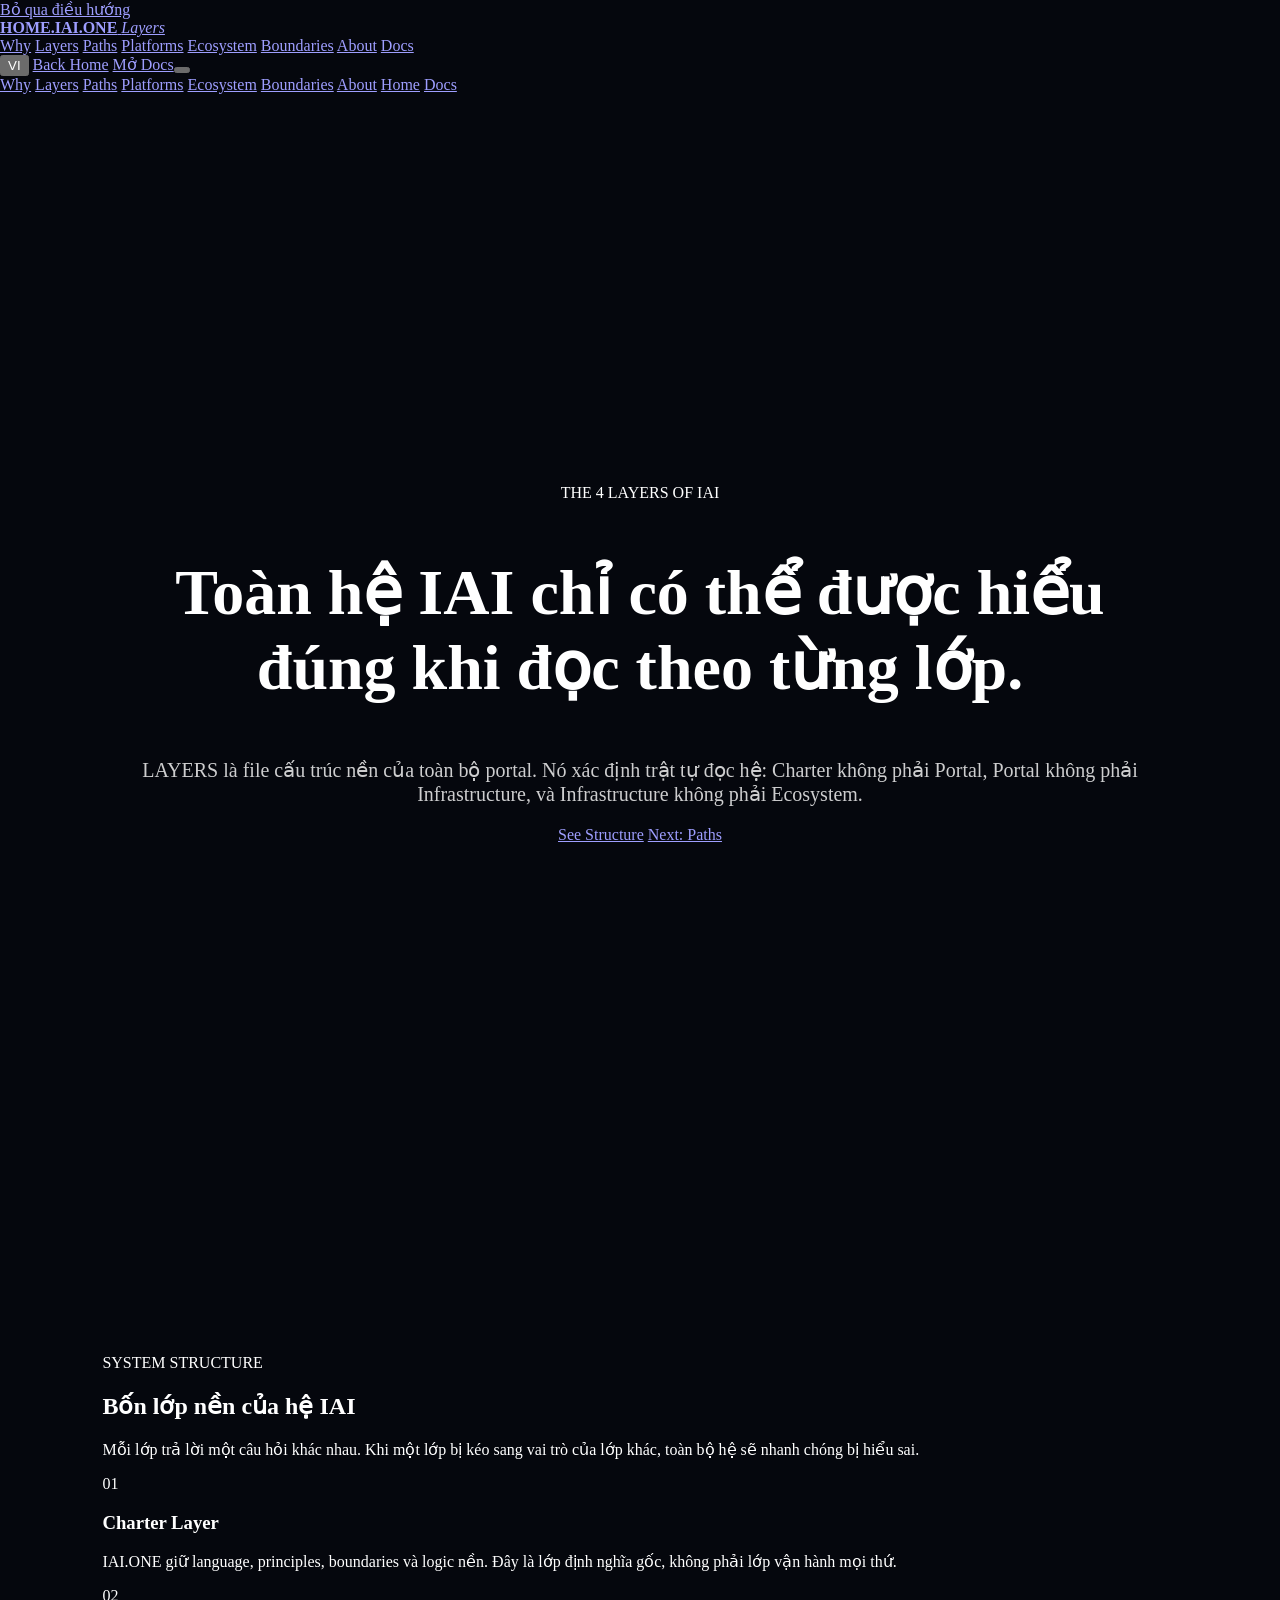
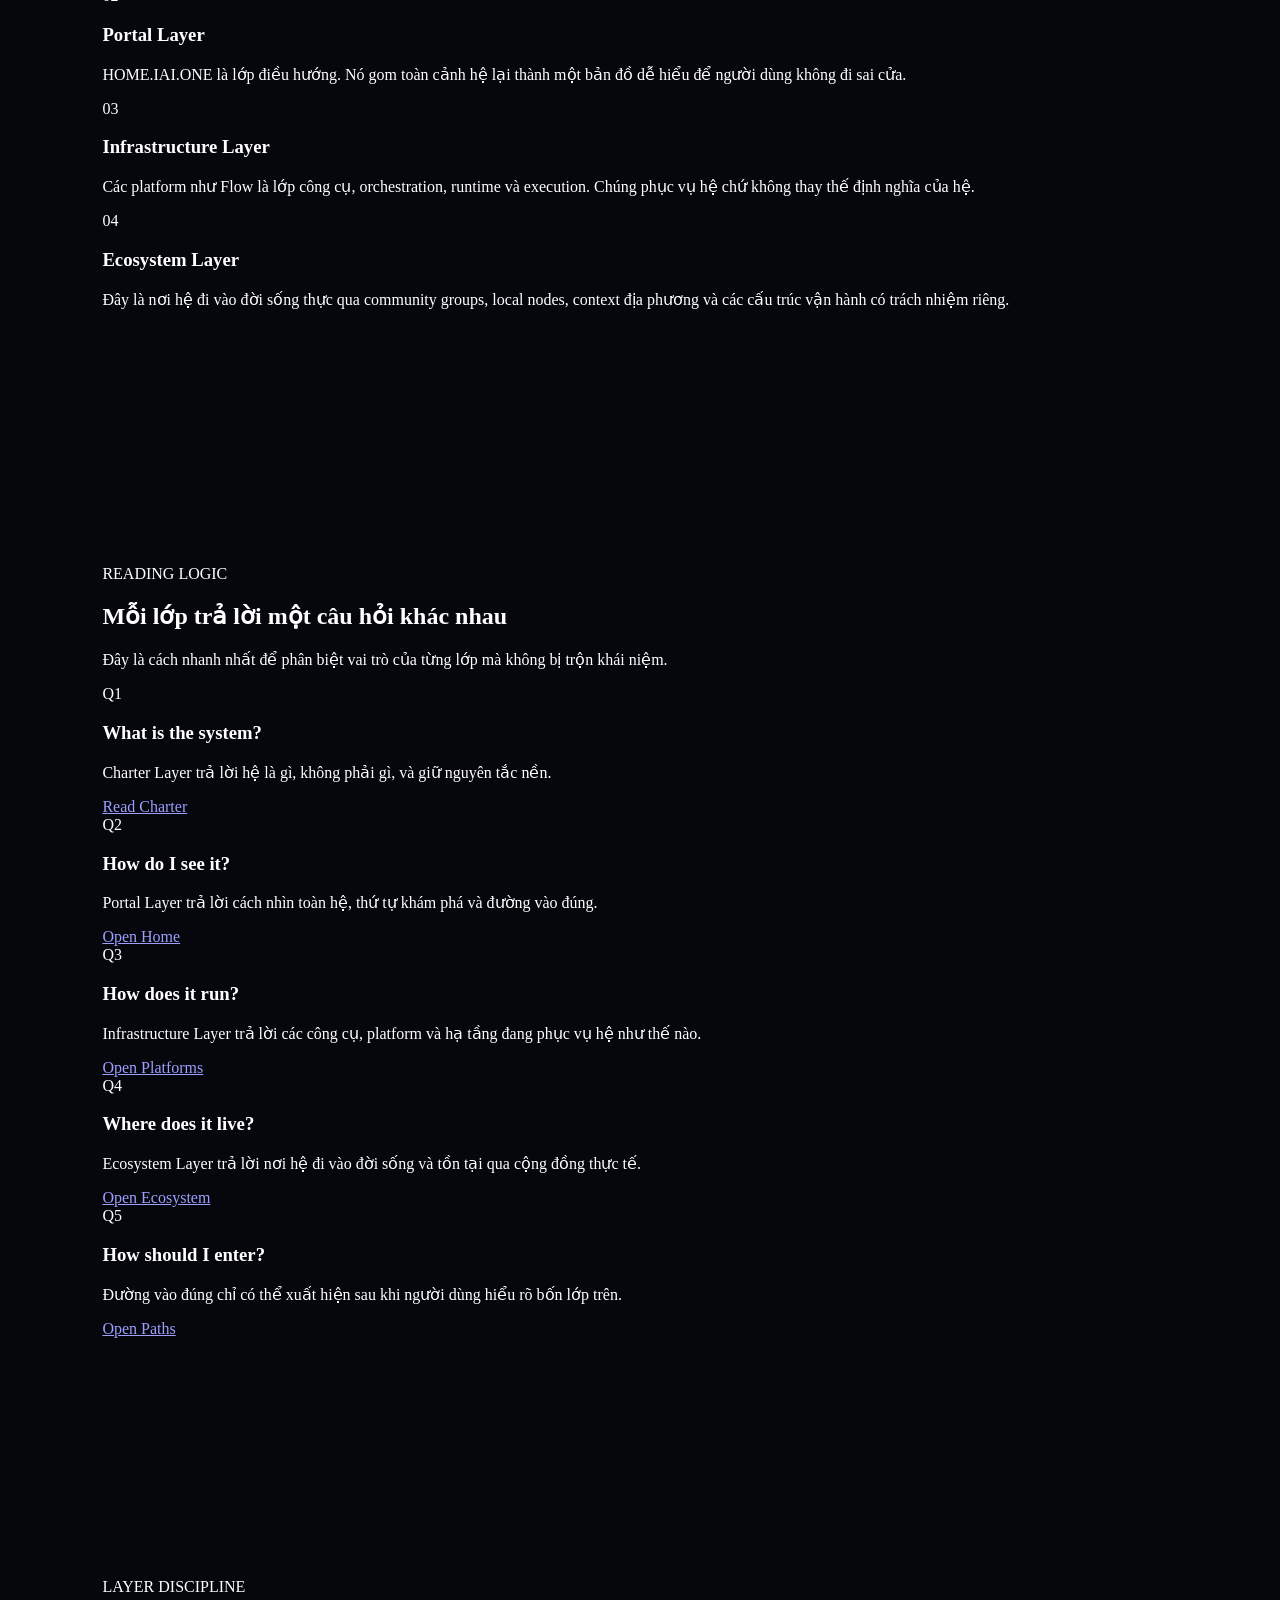
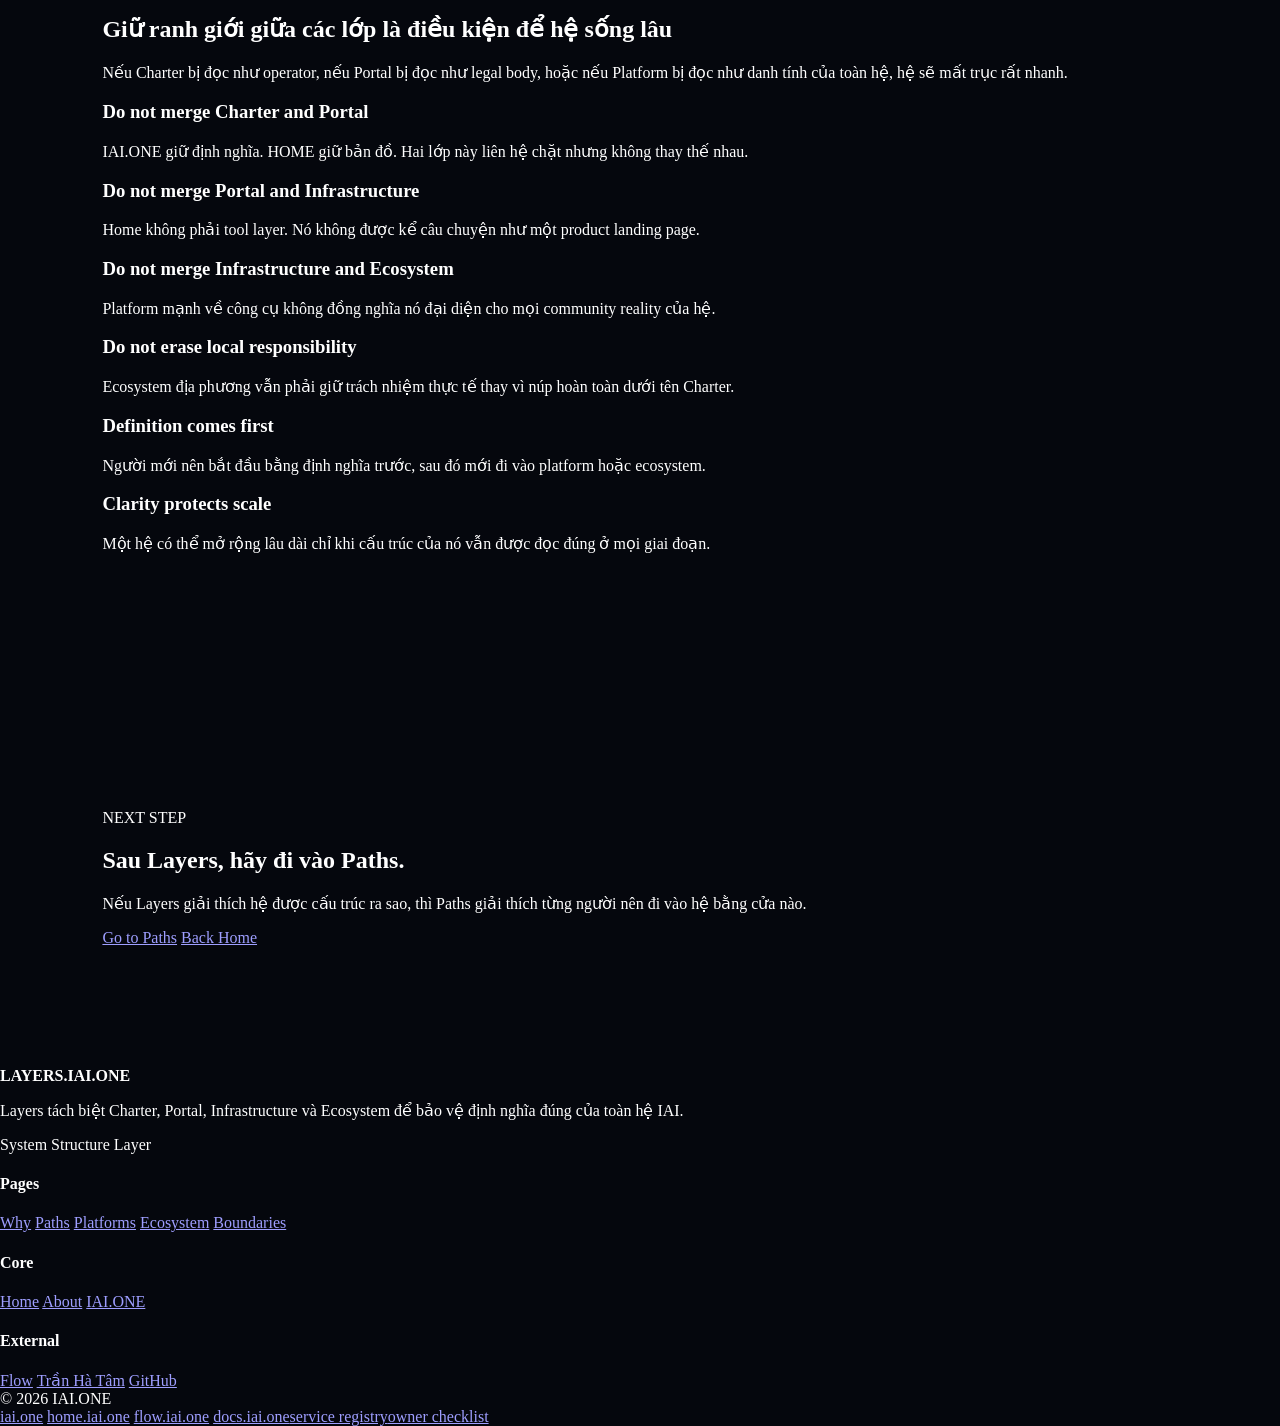
<file: layers.html>
<!doctype html>
<html lang="vi">
<head>
  <meta charset="utf-8" />
  <meta name="viewport" content="width=device-width,initial-scale=1,viewport-fit=cover" />
  <meta name="theme-color" content="#060816" />
  <meta name="color-scheme" content="dark" />
  <meta name="format-detection" content="telephone=no" />

  <title>LAYERS.IAI.ONE — 4 lớp cấu trúc của hệ IAI</title>
  <meta
    name="description"
    content="Trang LAYERS của HOME.IAI.ONE giải thích 4 lớp cấu trúc: Charter, Portal, Infrastructure và Ecosystem."
  />
  <meta name="robots" content="index,follow,max-image-preview:large,max-snippet:-1,max-video-preview:-1" />
  <link rel="canonical" href="https://home.iai.one/layers.html" />

  <meta property="og:type" content="website" />
  <meta property="og:site_name" content="IAI.ONE" />
  <meta property="og:title" content="LAYERS.IAI.ONE — 4 lớp cấu trúc của hệ IAI" />
  <meta
    property="og:description"
    content="Trang LAYERS của HOME.IAI.ONE giải thích 4 lớp cấu trúc: Charter, Portal, Infrastructure và Ecosystem."
  />
  <meta property="og:url" content="https://home.iai.one/layers.html" />
  <meta property="og:image" content="https://home.iai.one/assets/og-home.jpg" />
  <meta property="og:locale" content="vi_VN" />

  <meta name="twitter:card" content="summary_large_image" />
  <meta name="twitter:title" content="LAYERS.IAI.ONE — 4 lớp cấu trúc của hệ IAI" />
  <meta
    name="twitter:description"
    content="Trang LAYERS của HOME.IAI.ONE giải thích 4 lớp cấu trúc: Charter, Portal, Infrastructure và Ecosystem."
  />
  <meta name="twitter:image" content="https://home.iai.one/assets/og-home.jpg" />

  <link rel="stylesheet" href="./style.css" />
  <script defer src="./app.js"></script>
</head>
<body data-page="layers">
  <a class="skip-link" href="#main">Bỏ qua điều hướng</a>

  <div class="site-bg" aria-hidden="true">
    <div class="bg-grid"></div>
    <div class="bg-orb orb-a"></div>
    <div class="bg-orb orb-b"></div>
    <div class="bg-orb orb-c"></div>
  </div>

  <header class="site-header" data-header>
    <div class="container header-inner">
      <a class="brand" href="./index.html" aria-label="HOME.IAI.ONE">
        <span class="brand-mark"></span>
        <span class="brand-copy">
          <strong>HOME.IAI.ONE</strong>
          <em>Layers</em>
        </span>
      </a>

      <nav class="desktop-nav" aria-label="Điều hướng chính">
        <a href="./why.html">Why</a>
        <a href="./layers.html">Layers</a>
        <a href="./paths.html">Paths</a>
        <a href="./platforms.html">Platforms</a>
        <a href="./ecosystem.html">Ecosystem</a>
        <a href="./boundaries.html">Boundaries</a>
        <a href="./about.html">About</a>
      </nav>

      <div class="header-actions">
        <button class="lang-toggle" type="button" data-lang-toggle aria-label="Chuyển sang tiếng Anh / Switch to English">
          <span data-lang-label>🇻🇳 Tiếng Việt</span>
        </button>

        <a class="button button-ghost desktop-only" href="./index.html">Back Home</a>

        <button
          class="menu-toggle"
          type="button"
          data-menu-toggle
          aria-expanded="false"
          aria-controls="mobileMenu"
          aria-label="Mở menu"
        >
          <span></span>
          <span></span>
        </button>
      </div>
    </div>

    <div class="mobile-menu" id="mobileMenu" data-mobile-menu>
      <nav class="mobile-nav" aria-label="Điều hướng di động">
        <a href="./why.html">Why</a>
        <a href="./layers.html">Layers</a>
        <a href="./paths.html">Paths</a>
        <a href="./platforms.html">Platforms</a>
        <a href="./ecosystem.html">Ecosystem</a>
        <a href="./boundaries.html">Boundaries</a>
        <a href="./about.html">About</a>
        <a href="./index.html">Home</a>
      </nav>
    </div>
  </header>

  <main id="main">
    <section class="hero hero-compact section page-hero">
      <div class="container narrow">
        <div class="hero-copy centered reveal">
          <div class="eyebrow">THE 4 LAYERS OF IAI</div>
          <h1>Toàn hệ IAI chỉ có thể được hiểu đúng khi đọc theo từng lớp.</h1>
          <p class="hero-lead">
            LAYERS là file cấu trúc nền của toàn bộ portal. Nó xác định trật tự đọc hệ: Charter không phải Portal, Portal không phải Infrastructure, và Infrastructure không phải Ecosystem.
          </p>

          <div class="hero-actions">
            <a class="button button-primary" href="#layers-core">See Structure</a>
            <a class="button button-secondary" href="./paths.html">Next: Paths</a>
          </div>
        </div>
      </div>
    </section>

    <section class="section" id="layers-core">
      <div class="container">
        <div class="section-head reveal">
          <div class="eyebrow">SYSTEM STRUCTURE</div>
          <h2>Bốn lớp nền của hệ IAI</h2>
          <p>
            Mỗi lớp trả lời một câu hỏi khác nhau. Khi một lớp bị kéo sang vai trò của lớp khác, toàn bộ hệ sẽ nhanh chóng bị hiểu sai.
          </p>
        </div>

        <div class="architecture-grid">
          <article class="feature-card reveal">
            <span class="feature-index">01</span>
            <h3>Charter Layer</h3>
            <p>
              IAI.ONE giữ language, principles, boundaries và logic nền. Đây là lớp định nghĩa gốc, không phải lớp vận hành mọi thứ.
            </p>
          </article>

          <article class="feature-card reveal">
            <span class="feature-index">02</span>
            <h3>Portal Layer</h3>
            <p>
              HOME.IAI.ONE là lớp điều hướng. Nó gom toàn cảnh hệ lại thành một bản đồ dễ hiểu để người dùng không đi sai cửa.
            </p>
          </article>

          <article class="feature-card reveal">
            <span class="feature-index">03</span>
            <h3>Infrastructure Layer</h3>
            <p>
              Các platform như Flow là lớp công cụ, orchestration, runtime và execution. Chúng phục vụ hệ chứ không thay thế định nghĩa của hệ.
            </p>
          </article>

          <article class="feature-card reveal">
            <span class="feature-index">04</span>
            <h3>Ecosystem Layer</h3>
            <p>
              Đây là nơi hệ đi vào đời sống thực qua community groups, local nodes, context địa phương và các cấu trúc vận hành có trách nhiệm riêng.
            </p>
          </article>
        </div>
      </div>
    </section>

    <section class="section">
      <div class="container">
        <div class="section-head reveal">
          <div class="eyebrow">READING LOGIC</div>
          <h2>Mỗi lớp trả lời một câu hỏi khác nhau</h2>
          <p>
            Đây là cách nhanh nhất để phân biệt vai trò của từng lớp mà không bị trộn khái niệm.
          </p>
        </div>

        <div class="control-grid">
          <article class="control-card reveal">
            <span class="control-badge">Q1</span>
            <h3>What is the system?</h3>
            <p>Charter Layer trả lời hệ là gì, không phải gì, và giữ nguyên tắc nền.</p>
            <a href="https://iai.one/" target="_blank" rel="noopener">Read Charter</a>
          </article>

          <article class="control-card reveal">
            <span class="control-badge">Q2</span>
            <h3>How do I see it?</h3>
            <p>Portal Layer trả lời cách nhìn toàn hệ, thứ tự khám phá và đường vào đúng.</p>
            <a href="./index.html">Open Home</a>
          </article>

          <article class="control-card reveal">
            <span class="control-badge">Q3</span>
            <h3>How does it run?</h3>
            <p>Infrastructure Layer trả lời các công cụ, platform và hạ tầng đang phục vụ hệ như thế nào.</p>
            <a href="./platforms.html">Open Platforms</a>
          </article>

          <article class="control-card reveal">
            <span class="control-badge">Q4</span>
            <h3>Where does it live?</h3>
            <p>Ecosystem Layer trả lời nơi hệ đi vào đời sống và tồn tại qua cộng đồng thực tế.</p>
            <a href="./ecosystem.html">Open Ecosystem</a>
          </article>

          <article class="control-card reveal">
            <span class="control-badge">Q5</span>
            <h3>How should I enter?</h3>
            <p>Đường vào đúng chỉ có thể xuất hiện sau khi người dùng hiểu rõ bốn lớp trên.</p>
            <a href="./paths.html">Open Paths</a>
          </article>
        </div>
      </div>
    </section>

    <section class="section">
      <div class="container">
        <div class="section-head reveal">
          <div class="eyebrow">LAYER DISCIPLINE</div>
          <h2>Giữ ranh giới giữa các lớp là điều kiện để hệ sống lâu</h2>
          <p>
            Nếu Charter bị đọc như operator, nếu Portal bị đọc như legal body, hoặc nếu Platform bị đọc như danh tính của toàn hệ, hệ sẽ mất trục rất nhanh.
          </p>
        </div>

        <div class="mission-grid">
          <article class="mission-card reveal">
            <h3>Do not merge Charter and Portal</h3>
            <p>IAI.ONE giữ định nghĩa. HOME giữ bản đồ. Hai lớp này liên hệ chặt nhưng không thay thế nhau.</p>
          </article>

          <article class="mission-card reveal">
            <h3>Do not merge Portal and Infrastructure</h3>
            <p>Home không phải tool layer. Nó không được kể câu chuyện như một product landing page.</p>
          </article>

          <article class="mission-card reveal">
            <h3>Do not merge Infrastructure and Ecosystem</h3>
            <p>Platform mạnh về công cụ không đồng nghĩa nó đại diện cho mọi community reality của hệ.</p>
          </article>

          <article class="mission-card reveal">
            <h3>Do not erase local responsibility</h3>
            <p>Ecosystem địa phương vẫn phải giữ trách nhiệm thực tế thay vì núp hoàn toàn dưới tên Charter.</p>
          </article>

          <article class="mission-card reveal">
            <h3>Definition comes first</h3>
            <p>Người mới nên bắt đầu bằng định nghĩa trước, sau đó mới đi vào platform hoặc ecosystem.</p>
          </article>

          <article class="mission-card reveal">
            <h3>Clarity protects scale</h3>
            <p>Một hệ có thể mở rộng lâu dài chỉ khi cấu trúc của nó vẫn được đọc đúng ở mọi giai đoạn.</p>
          </article>
        </div>
      </div>
    </section>

    <section class="section">
      <div class="container">
        <div class="cta-panel glass reveal">
          <div class="cta-copy">
            <div class="eyebrow">NEXT STEP</div>
            <h2>Sau Layers, hãy đi vào Paths.</h2>
            <p>
              Nếu Layers giải thích hệ được cấu trúc ra sao, thì Paths giải thích từng người nên đi vào hệ bằng cửa nào.
            </p>
          </div>

          <div class="cta-actions">
            <a class="button button-primary" href="./paths.html">Go to Paths</a>
            <a class="button button-secondary" href="./index.html">Back Home</a>
          </div>
        </div>
      </div>
    </section>
  </main>

  <footer class="site-footer">
    <div class="container footer-grid">
      <div class="footer-brand">
        <div class="footer-logo">
          <span class="logo-mark"></span>
          <strong>LAYERS.IAI.ONE</strong>
        </div>
        <p>
          Layers tách biệt Charter, Portal, Infrastructure và Ecosystem để bảo vệ định nghĩa đúng của toàn hệ IAI.
        </p>
        <div class="footer-meta">
          <span>System Structure Layer</span>
        </div>
      </div>

      <div class="footer-col">
        <h4>Pages</h4>
        <nav>
          <a href="./why.html">Why</a>
          <a href="./paths.html">Paths</a>
          <a href="./platforms.html">Platforms</a>
          <a href="./ecosystem.html">Ecosystem</a>
          <a href="./boundaries.html">Boundaries</a>
        </nav>
      </div>

      <div class="footer-col">
        <h4>Core</h4>
        <nav>
          <a href="./index.html">Home</a>
          <a href="./about.html">About</a>
          <a href="https://iai.one/" target="_blank" rel="noopener">IAI.ONE</a>
        </nav>
      </div>

      <div class="footer-col">
        <h4>External</h4>
        <nav>
          <a href="https://flow.iai.one/" target="_blank" rel="noopener">Flow</a>
          <a href="https://tranhatam.com/" target="_blank" rel="noopener">Trần Hà Tâm</a>
          <a href="https://github.com/tranhatam-collab/Home.iai.one" target="_blank" rel="noopener">GitHub</a>
        </nav>
      </div>
    </div>

    <div class="footer-bottom">
      <div class="container footer-bottom-inner">
        <span class="copyright">© <span id="year"></span> IAI.ONE</span>
        <div class="footer-links">
          <a href="https://iai.one/" target="_blank" rel="noopener">iai.one</a>
          <a href="https://home.iai.one/" target="_blank" rel="noopener">home.iai.one</a>
          <a href="https://flow.iai.one/" target="_blank" rel="noopener">flow.iai.one</a>
        </div>
      </div>
    </div>
  </footer>
</body>
</html>
</file>
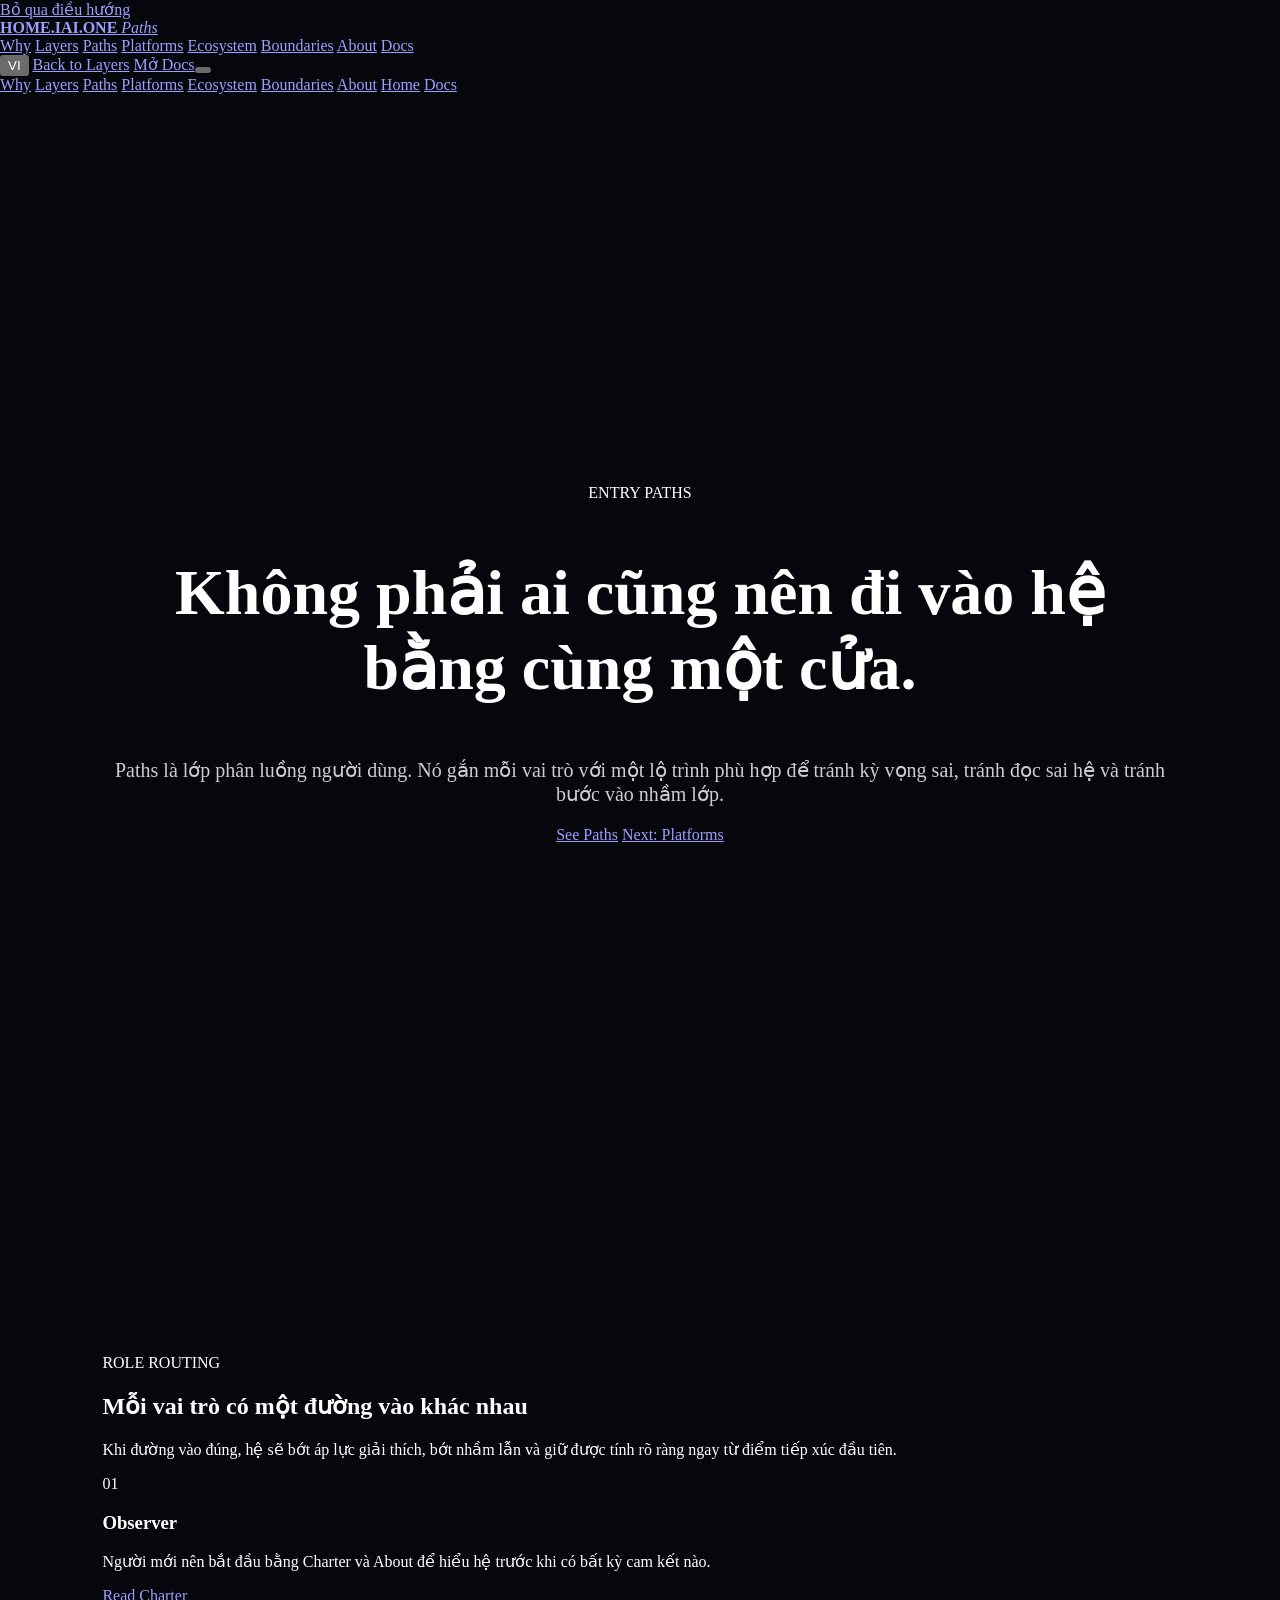
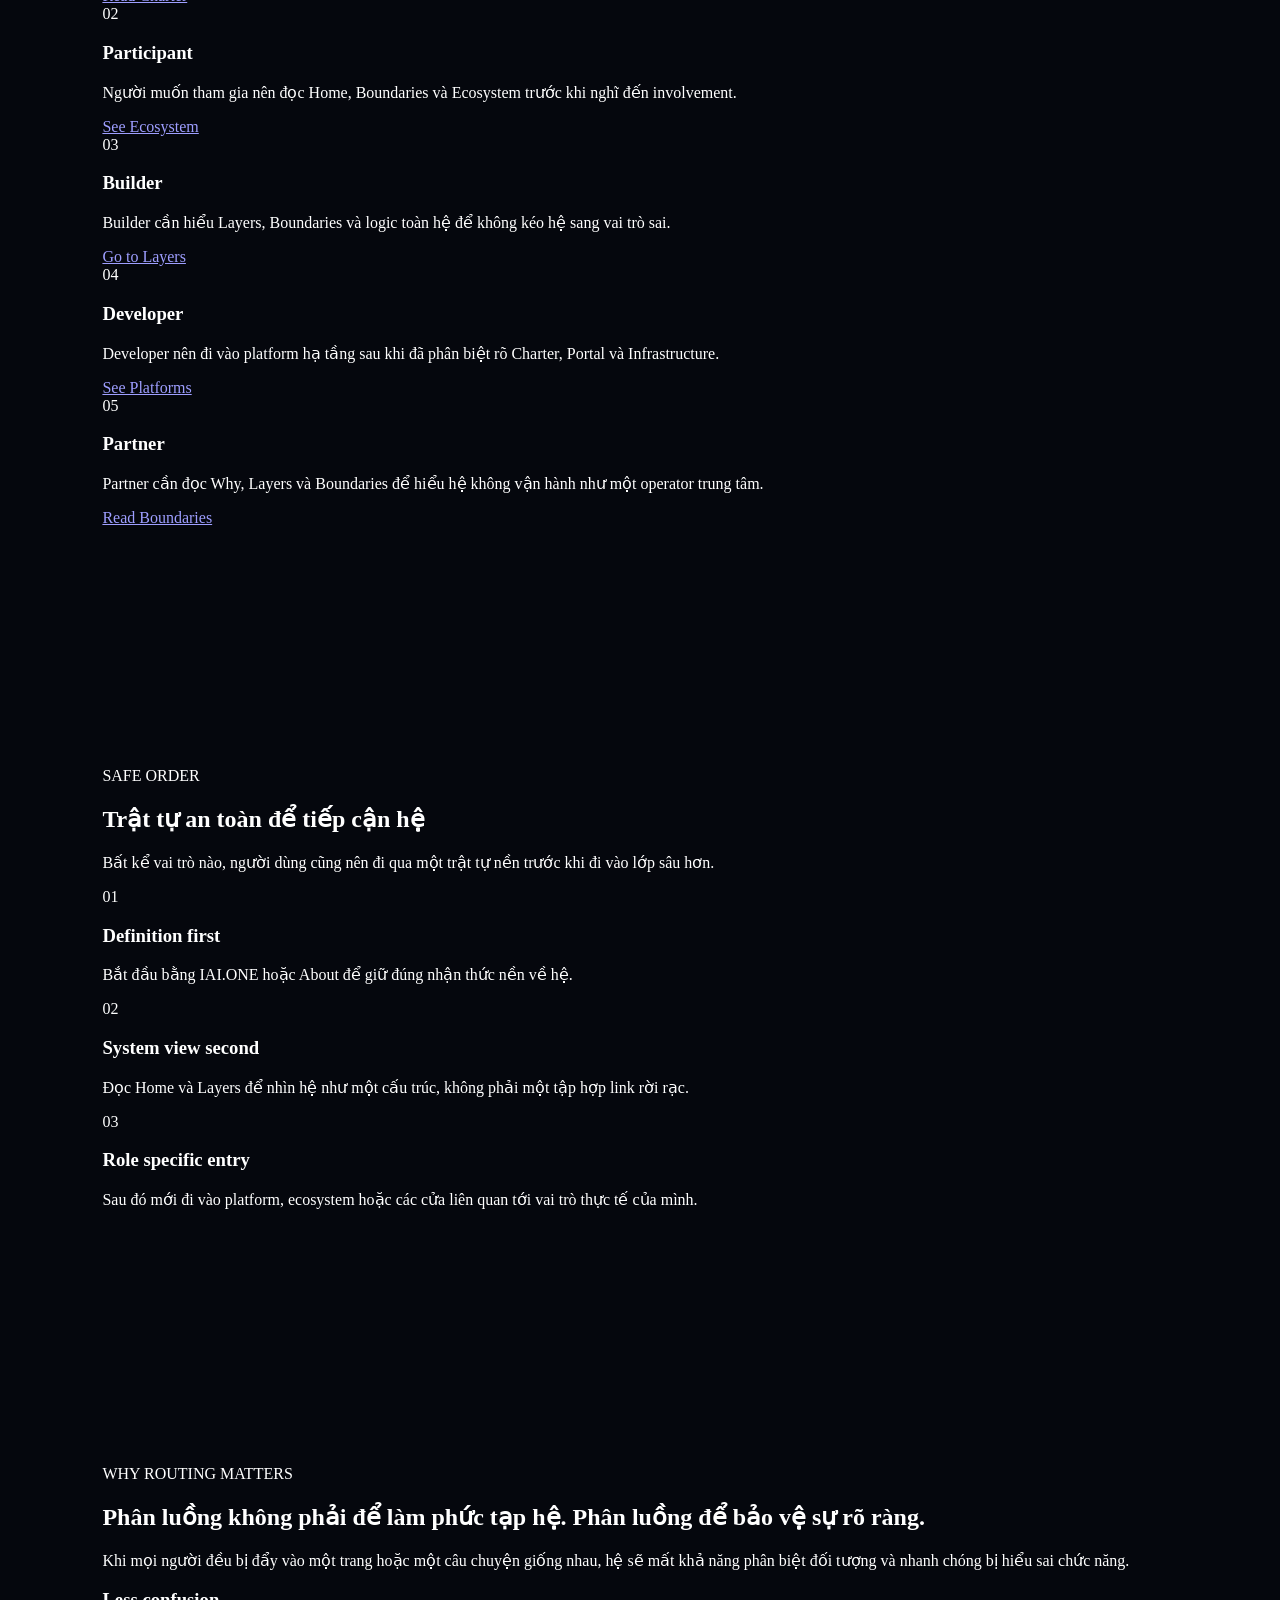
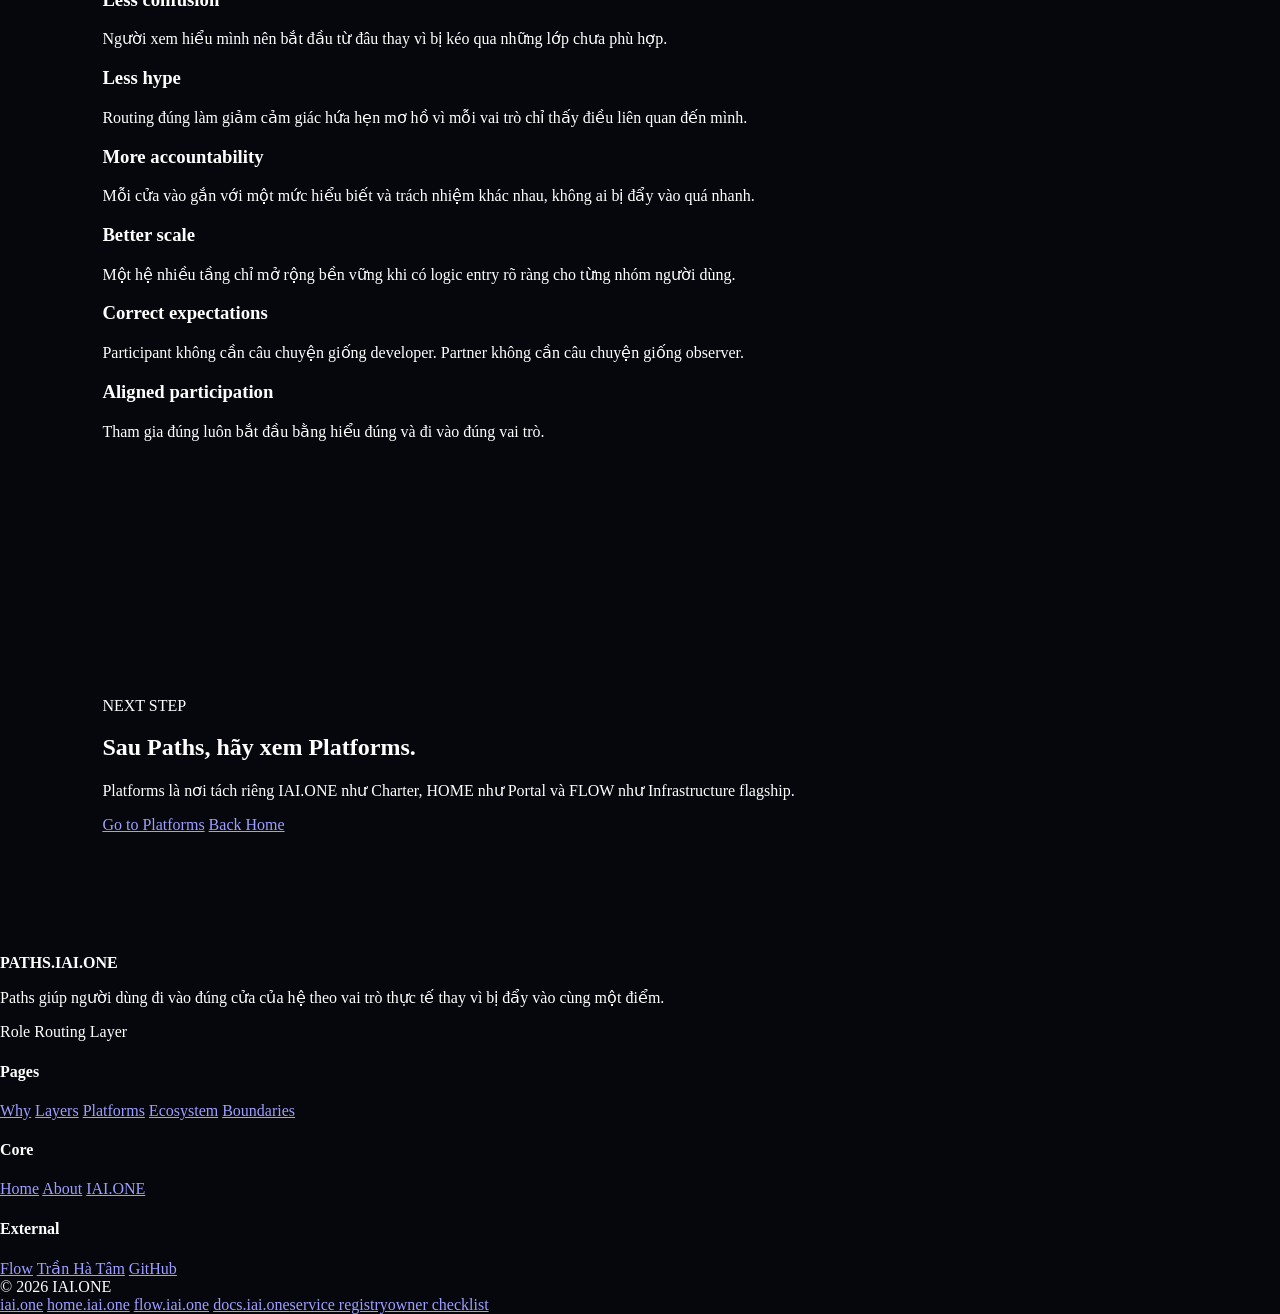
<file: paths.html>
<!doctype html>
<html lang="vi">
<head>
  <meta charset="utf-8" />
  <meta name="viewport" content="width=device-width,initial-scale=1,viewport-fit=cover" />
  <meta name="theme-color" content="#060816" />
  <meta name="color-scheme" content="dark" />
  <meta name="format-detection" content="telephone=no" />

  <title>PATHS.IAI.ONE — Đường đi vào hệ theo từng vai trò</title>
  <meta
    name="description"
    content="Trang PATHS của HOME.IAI.ONE xác định mỗi vai trò nên đi vào hệ như thế nào: observer, participant, builder, developer, partner."
  />
  <meta name="robots" content="index,follow,max-image-preview:large,max-snippet:-1,max-video-preview:-1" />
  <link rel="canonical" href="https://home.iai.one/paths.html" />

  <meta property="og:type" content="website" />
  <meta property="og:site_name" content="IAI.ONE" />
  <meta property="og:title" content="PATHS.IAI.ONE — Đường đi vào hệ theo từng vai trò" />
  <meta
    property="og:description"
    content="Trang PATHS của HOME.IAI.ONE xác định mỗi vai trò nên đi vào hệ như thế nào: observer, participant, builder, developer, partner."
  />
  <meta property="og:url" content="https://home.iai.one/paths.html" />
  <meta property="og:image" content="https://home.iai.one/assets/og-home.jpg" />
  <meta property="og:locale" content="vi_VN" />

  <meta name="twitter:card" content="summary_large_image" />
  <meta name="twitter:title" content="PATHS.IAI.ONE — Đường đi vào hệ theo từng vai trò" />
  <meta
    name="twitter:description"
    content="Trang PATHS của HOME.IAI.ONE xác định mỗi vai trò nên đi vào hệ như thế nào: observer, participant, builder, developer, partner."
  />
  <meta name="twitter:image" content="https://home.iai.one/assets/og-home.jpg" />

  <link rel="stylesheet" href="./style.css" />
  <script defer src="./app.js"></script>
</head>
<body data-page="paths">
  <a class="skip-link" href="#main">Bỏ qua điều hướng</a>

  <div class="site-bg" aria-hidden="true">
    <div class="bg-grid"></div>
    <div class="bg-orb orb-a"></div>
    <div class="bg-orb orb-b"></div>
    <div class="bg-orb orb-c"></div>
  </div>

  <header class="site-header" data-header>
    <div class="container header-inner">
      <a class="brand" href="./index.html" aria-label="HOME.IAI.ONE">
        <span class="brand-mark"></span>
        <span class="brand-copy">
          <strong>HOME.IAI.ONE</strong>
          <em>Paths</em>
        </span>
      </a>

      <nav class="desktop-nav" aria-label="Điều hướng chính">
        <a href="./why.html">Why</a>
        <a href="./layers.html">Layers</a>
        <a href="./paths.html">Paths</a>
        <a href="./platforms.html">Platforms</a>
        <a href="./ecosystem.html">Ecosystem</a>
        <a href="./boundaries.html">Boundaries</a>
        <a href="./about.html">About</a>
      </nav>

      <div class="header-actions">
        <button class="lang-toggle" type="button" data-lang-toggle aria-label="Chuyển sang tiếng Anh / Switch to English">
          <span data-lang-label>🇻🇳 Tiếng Việt</span>
        </button>

        <a class="button button-ghost desktop-only" href="./layers.html">Back to Layers</a>

        <button
          class="menu-toggle"
          type="button"
          data-menu-toggle
          aria-expanded="false"
          aria-controls="mobileMenu"
          aria-label="Mở menu"
        >
          <span></span>
          <span></span>
        </button>
      </div>
    </div>

    <div class="mobile-menu" id="mobileMenu" data-mobile-menu>
      <nav class="mobile-nav" aria-label="Điều hướng di động">
        <a href="./why.html">Why</a>
        <a href="./layers.html">Layers</a>
        <a href="./paths.html">Paths</a>
        <a href="./platforms.html">Platforms</a>
        <a href="./ecosystem.html">Ecosystem</a>
        <a href="./boundaries.html">Boundaries</a>
        <a href="./about.html">About</a>
        <a href="./index.html">Home</a>
      </nav>
    </div>
  </header>

  <main id="main">
    <section class="hero hero-compact section page-hero">
      <div class="container narrow">
        <div class="hero-copy centered reveal">
          <div class="eyebrow">ENTRY PATHS</div>
          <h1>Không phải ai cũng nên đi vào hệ bằng cùng một cửa.</h1>
          <p class="hero-lead">
            Paths là lớp phân luồng người dùng. Nó gắn mỗi vai trò với một lộ trình phù hợp để tránh kỳ vọng sai, tránh đọc sai hệ và tránh bước vào nhầm lớp.
          </p>

          <div class="hero-actions">
            <a class="button button-primary" href="#path-grid">See Paths</a>
            <a class="button button-secondary" href="./platforms.html">Next: Platforms</a>
          </div>
        </div>
      </div>
    </section>

    <section class="section" id="path-grid">
      <div class="container">
        <div class="section-head reveal">
          <div class="eyebrow">ROLE ROUTING</div>
          <h2>Mỗi vai trò có một đường vào khác nhau</h2>
          <p>
            Khi đường vào đúng, hệ sẽ bớt áp lực giải thích, bớt nhầm lẫn và giữ được tính rõ ràng ngay từ điểm tiếp xúc đầu tiên.
          </p>
        </div>

        <div class="control-grid">
          <article class="control-card reveal">
            <span class="control-badge">01</span>
            <h3>Observer</h3>
            <p>Người mới nên bắt đầu bằng Charter và About để hiểu hệ trước khi có bất kỳ cam kết nào.</p>
            <a href="https://iai.one/" target="_blank" rel="noopener">Read Charter</a>
          </article>

          <article class="control-card reveal">
            <span class="control-badge">02</span>
            <h3>Participant</h3>
            <p>Người muốn tham gia nên đọc Home, Boundaries và Ecosystem trước khi nghĩ đến involvement.</p>
            <a href="./ecosystem.html">See Ecosystem</a>
          </article>

          <article class="control-card reveal">
            <span class="control-badge">03</span>
            <h3>Builder</h3>
            <p>Builder cần hiểu Layers, Boundaries và logic toàn hệ để không kéo hệ sang vai trò sai.</p>
            <a href="./layers.html">Go to Layers</a>
          </article>

          <article class="control-card reveal">
            <span class="control-badge">04</span>
            <h3>Developer</h3>
            <p>Developer nên đi vào platform hạ tầng sau khi đã phân biệt rõ Charter, Portal và Infrastructure.</p>
            <a href="./platforms.html">See Platforms</a>
          </article>

          <article class="control-card reveal">
            <span class="control-badge">05</span>
            <h3>Partner</h3>
            <p>Partner cần đọc Why, Layers và Boundaries để hiểu hệ không vận hành như một operator trung tâm.</p>
            <a href="./boundaries.html">Read Boundaries</a>
          </article>
        </div>
      </div>
    </section>

    <section class="section">
      <div class="container">
        <div class="section-head reveal">
          <div class="eyebrow">SAFE ORDER</div>
          <h2>Trật tự an toàn để tiếp cận hệ</h2>
          <p>
            Bất kể vai trò nào, người dùng cũng nên đi qua một trật tự nền trước khi đi vào lớp sâu hơn.
          </p>
        </div>

        <div class="architecture-grid">
          <article class="feature-card reveal">
            <span class="feature-index">01</span>
            <h3>Definition first</h3>
            <p>Bắt đầu bằng IAI.ONE hoặc About để giữ đúng nhận thức nền về hệ.</p>
          </article>

          <article class="feature-card reveal">
            <span class="feature-index">02</span>
            <h3>System view second</h3>
            <p>Đọc Home và Layers để nhìn hệ như một cấu trúc, không phải một tập hợp link rời rạc.</p>
          </article>

          <article class="feature-card reveal">
            <span class="feature-index">03</span>
            <h3>Role specific entry</h3>
            <p>Sau đó mới đi vào platform, ecosystem hoặc các cửa liên quan tới vai trò thực tế của mình.</p>
          </article>
        </div>
      </div>
    </section>

    <section class="section">
      <div class="container">
        <div class="section-head reveal">
          <div class="eyebrow">WHY ROUTING MATTERS</div>
          <h2>Phân luồng không phải để làm phức tạp hệ. Phân luồng để bảo vệ sự rõ ràng.</h2>
          <p>
            Khi mọi người đều bị đẩy vào một trang hoặc một câu chuyện giống nhau, hệ sẽ mất khả năng phân biệt đối tượng và nhanh chóng bị hiểu sai chức năng.
          </p>
        </div>

        <div class="mission-grid">
          <article class="mission-card reveal">
            <h3>Less confusion</h3>
            <p>Người xem hiểu mình nên bắt đầu từ đâu thay vì bị kéo qua những lớp chưa phù hợp.</p>
          </article>

          <article class="mission-card reveal">
            <h3>Less hype</h3>
            <p>Routing đúng làm giảm cảm giác hứa hẹn mơ hồ vì mỗi vai trò chỉ thấy điều liên quan đến mình.</p>
          </article>

          <article class="mission-card reveal">
            <h3>More accountability</h3>
            <p>Mỗi cửa vào gắn với một mức hiểu biết và trách nhiệm khác nhau, không ai bị đẩy vào quá nhanh.</p>
          </article>

          <article class="mission-card reveal">
            <h3>Better scale</h3>
            <p>Một hệ nhiều tầng chỉ mở rộng bền vững khi có logic entry rõ ràng cho từng nhóm người dùng.</p>
          </article>

          <article class="mission-card reveal">
            <h3>Correct expectations</h3>
            <p>Participant không cần câu chuyện giống developer. Partner không cần câu chuyện giống observer.</p>
          </article>

          <article class="mission-card reveal">
            <h3>Aligned participation</h3>
            <p>Tham gia đúng luôn bắt đầu bằng hiểu đúng và đi vào đúng vai trò.</p>
          </article>
        </div>
      </div>
    </section>

    <section class="section">
      <div class="container">
        <div class="cta-panel glass reveal">
          <div class="cta-copy">
            <div class="eyebrow">NEXT STEP</div>
            <h2>Sau Paths, hãy xem Platforms.</h2>
            <p>
              Platforms là nơi tách riêng IAI.ONE như Charter, HOME như Portal và FLOW như Infrastructure flagship.
            </p>
          </div>

          <div class="cta-actions">
            <a class="button button-primary" href="./platforms.html">Go to Platforms</a>
            <a class="button button-secondary" href="./index.html">Back Home</a>
          </div>
        </div>
      </div>
    </section>
  </main>

  <footer class="site-footer">
    <div class="container footer-grid">
      <div class="footer-brand">
        <div class="footer-logo">
          <span class="logo-mark"></span>
          <strong>PATHS.IAI.ONE</strong>
        </div>
        <p>
          Paths giúp người dùng đi vào đúng cửa của hệ theo vai trò thực tế thay vì bị đẩy vào cùng một điểm.
        </p>
        <div class="footer-meta">
          <span>Role Routing Layer</span>
        </div>
      </div>

      <div class="footer-col">
        <h4>Pages</h4>
        <nav>
          <a href="./why.html">Why</a>
          <a href="./layers.html">Layers</a>
          <a href="./platforms.html">Platforms</a>
          <a href="./ecosystem.html">Ecosystem</a>
          <a href="./boundaries.html">Boundaries</a>
        </nav>
      </div>

      <div class="footer-col">
        <h4>Core</h4>
        <nav>
          <a href="./index.html">Home</a>
          <a href="./about.html">About</a>
          <a href="https://iai.one/" target="_blank" rel="noopener">IAI.ONE</a>
        </nav>
      </div>

      <div class="footer-col">
        <h4>External</h4>
        <nav>
          <a href="https://flow.iai.one/" target="_blank" rel="noopener">Flow</a>
          <a href="https://tranhatam.com/" target="_blank" rel="noopener">Trần Hà Tâm</a>
          <a href="https://github.com/tranhatam-collab/Home.iai.one" target="_blank" rel="noopener">GitHub</a>
        </nav>
      </div>
    </div>

    <div class="footer-bottom">
      <div class="container footer-bottom-inner">
        <span class="copyright">© <span id="year"></span> IAI.ONE</span>
        <div class="footer-links">
          <a href="https://iai.one/" target="_blank" rel="noopener">iai.one</a>
          <a href="https://home.iai.one/" target="_blank" rel="noopener">home.iai.one</a>
          <a href="https://flow.iai.one/" target="_blank" rel="noopener">flow.iai.one</a>
        </div>
      </div>
    </div>
  </footer>
</body>
</html>
</file>
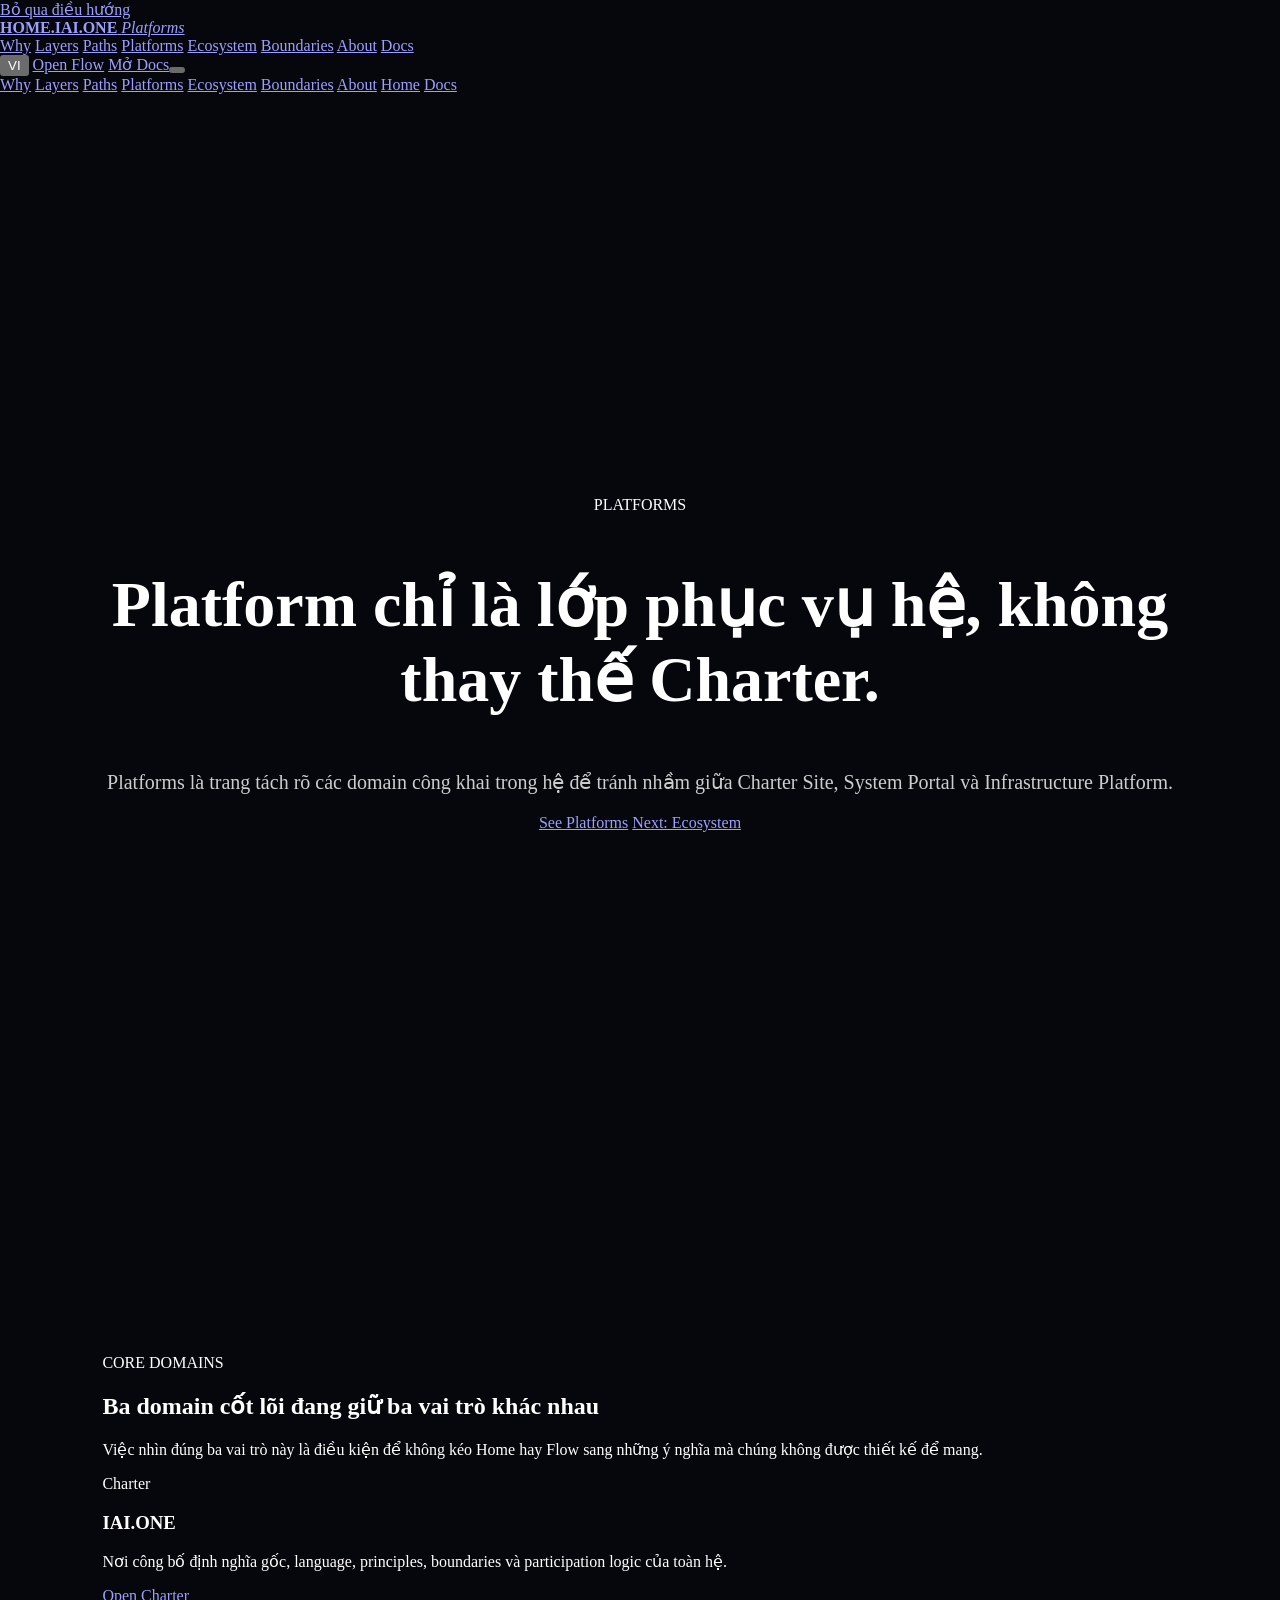
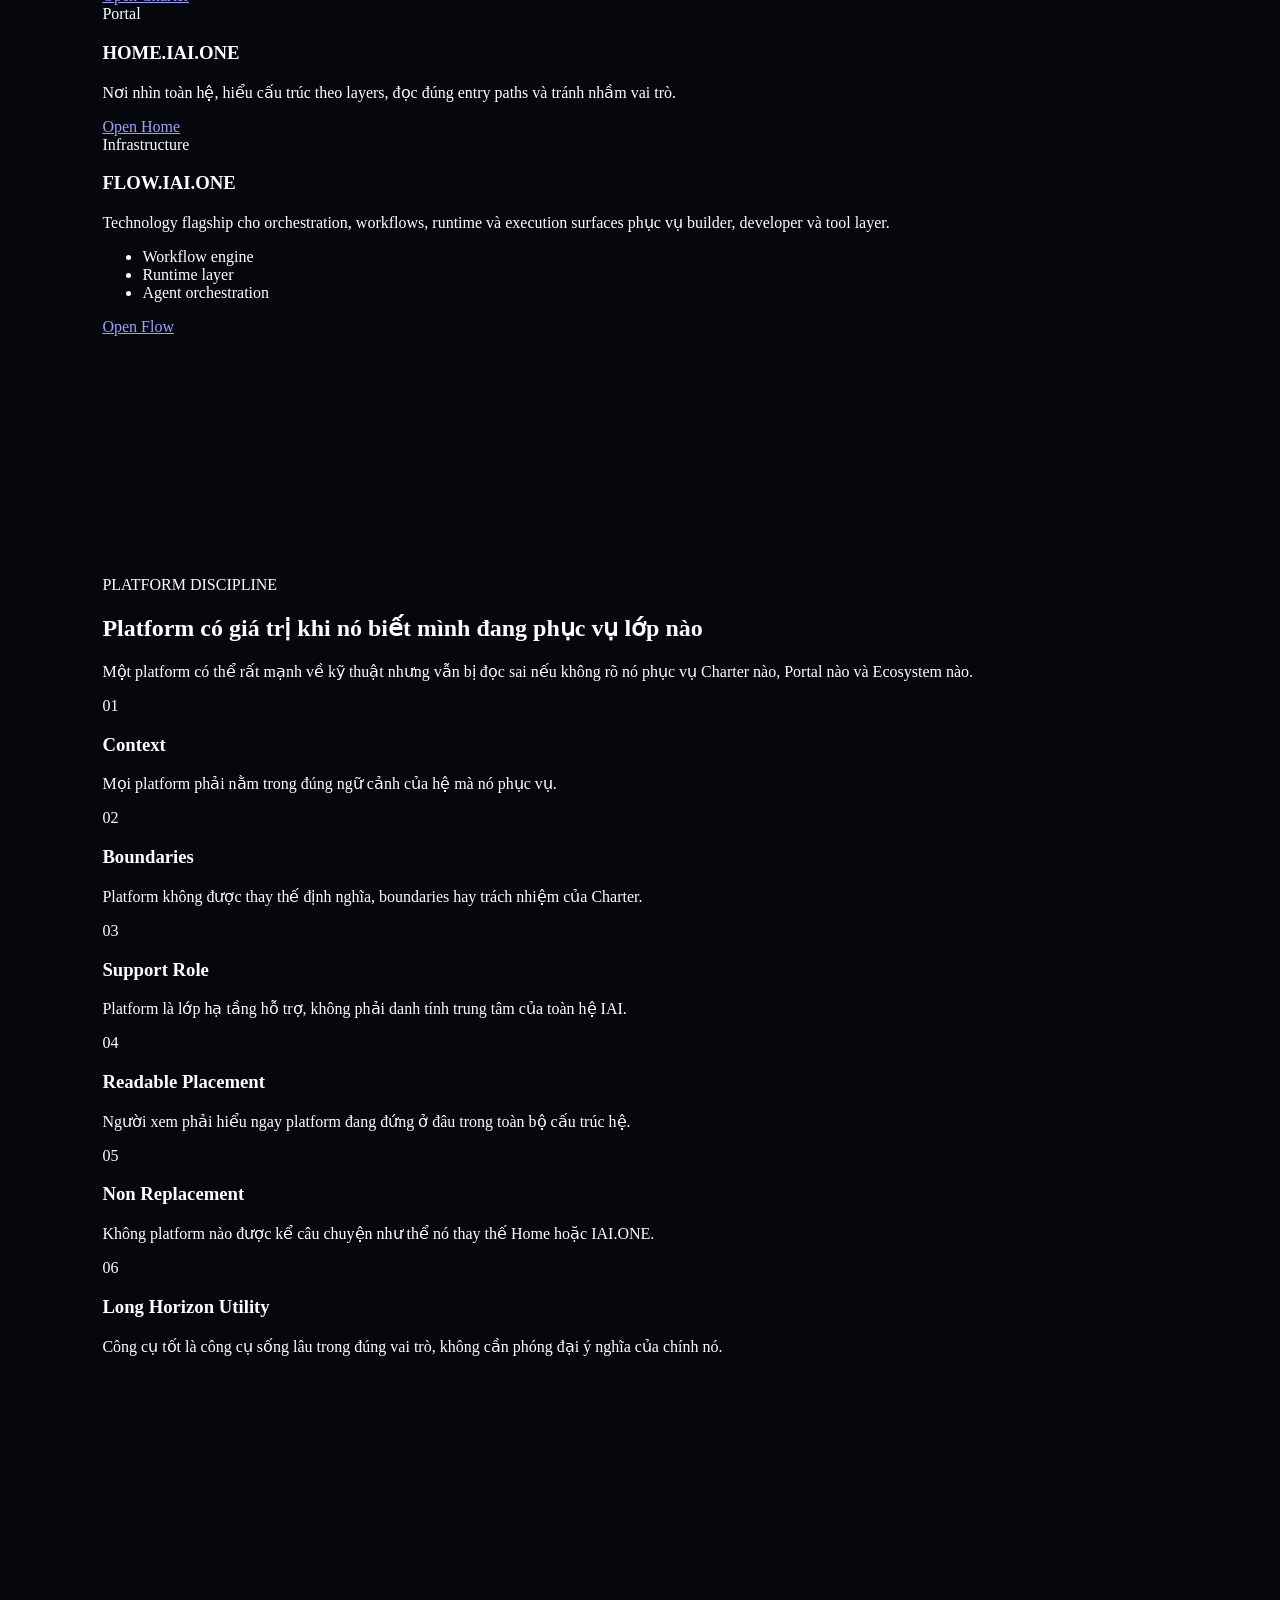
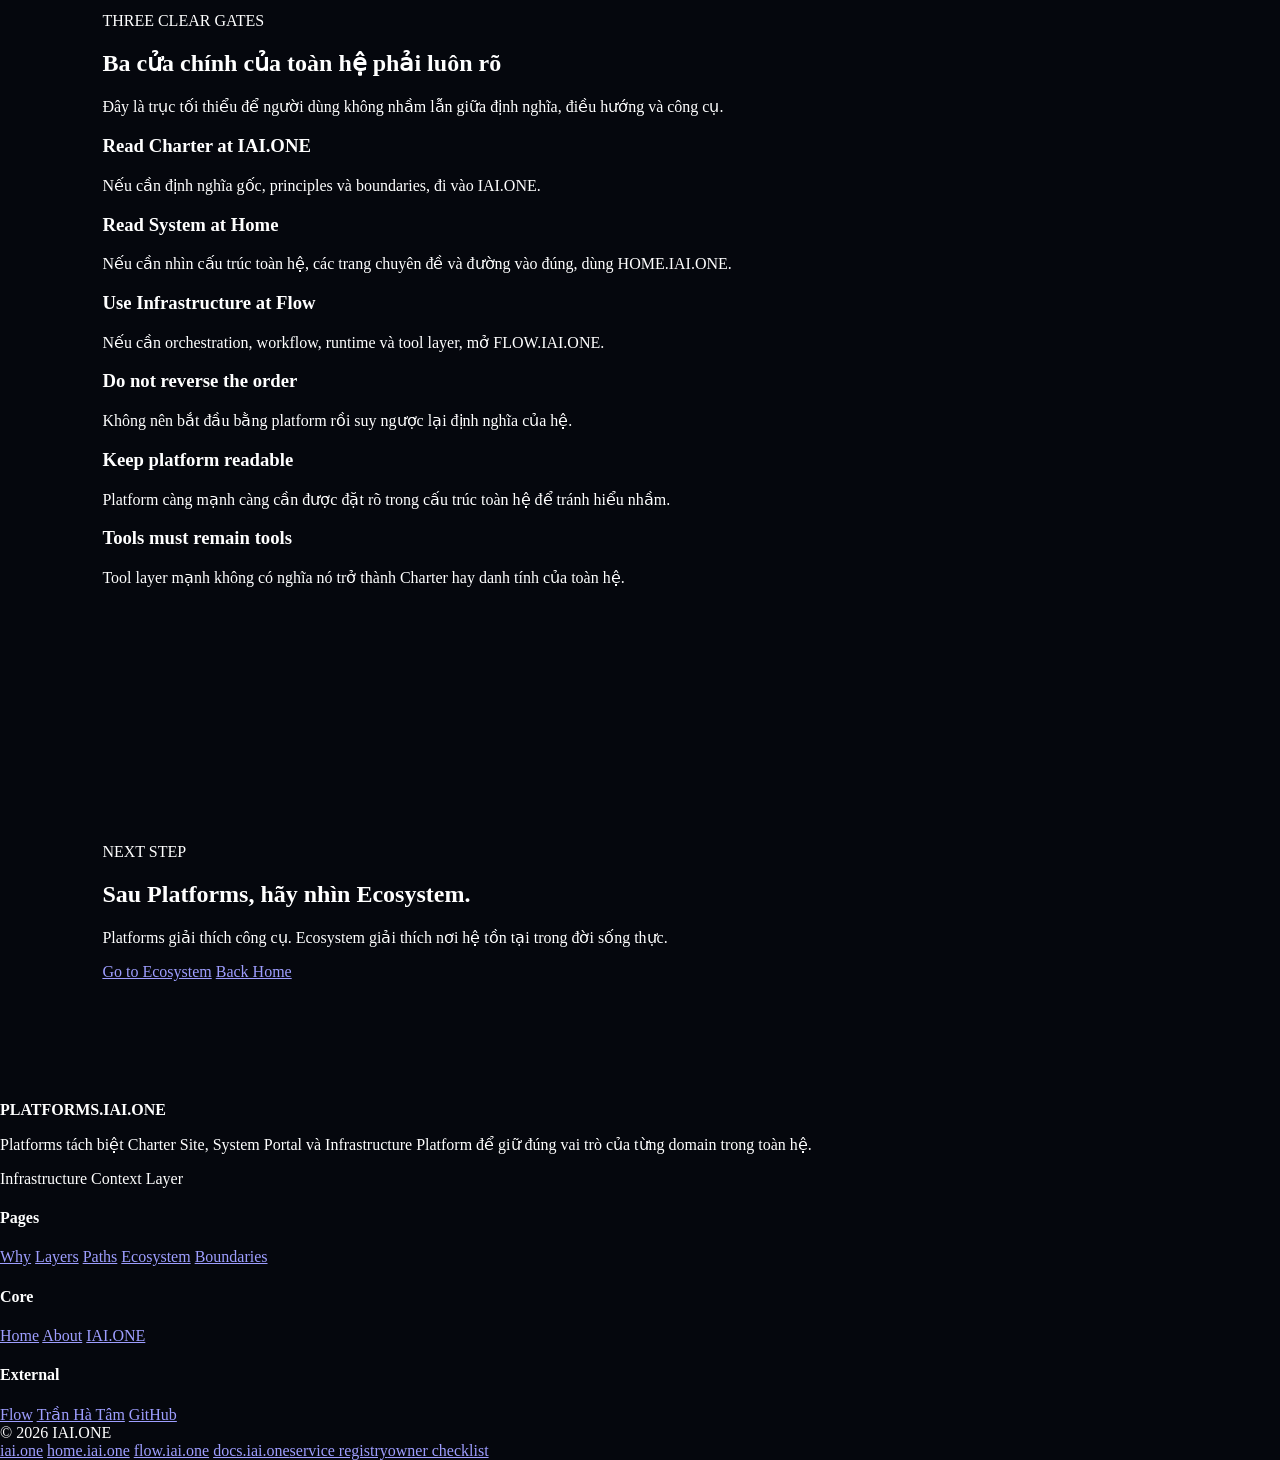
<file: platforms.html>
<!doctype html>
<html lang="vi">
<head>
  <meta charset="utf-8" />
  <meta name="viewport" content="width=device-width,initial-scale=1,viewport-fit=cover" />
  <meta name="theme-color" content="#060816" />
  <meta name="color-scheme" content="dark" />
  <meta name="format-detection" content="telephone=no" />

  <title>PLATFORMS.IAI.ONE — Các lớp platform phục vụ hệ IAI</title>
  <meta
    name="description"
    content="Trang PLATFORMS của HOME.IAI.ONE phân biệt IAI.ONE như Charter, HOME như Portal và FLOW như Infrastructure flagship."
  />
  <meta name="robots" content="index,follow,max-image-preview:large,max-snippet:-1,max-video-preview:-1" />
  <link rel="canonical" href="https://home.iai.one/platforms.html" />

  <meta property="og:type" content="website" />
  <meta property="og:site_name" content="IAI.ONE" />
  <meta property="og:title" content="PLATFORMS.IAI.ONE — Các lớp platform phục vụ hệ IAI" />
  <meta
    property="og:description"
    content="Trang PLATFORMS của HOME.IAI.ONE phân biệt IAI.ONE như Charter, HOME như Portal và FLOW như Infrastructure flagship."
  />
  <meta property="og:url" content="https://home.iai.one/platforms.html" />
  <meta property="og:image" content="https://home.iai.one/assets/og-home.jpg" />
  <meta property="og:locale" content="vi_VN" />

  <meta name="twitter:card" content="summary_large_image" />
  <meta name="twitter:title" content="PLATFORMS.IAI.ONE — Các lớp platform phục vụ hệ IAI" />
  <meta
    name="twitter:description"
    content="Trang PLATFORMS của HOME.IAI.ONE phân biệt IAI.ONE như Charter, HOME như Portal và FLOW như Infrastructure flagship."
  />
  <meta name="twitter:image" content="https://home.iai.one/assets/og-home.jpg" />

  <link rel="stylesheet" href="./style.css" />
  <script defer src="./app.js"></script>
</head>
<body data-page="platforms">
  <a class="skip-link" href="#main">Bỏ qua điều hướng</a>

  <div class="site-bg" aria-hidden="true">
    <div class="bg-grid"></div>
    <div class="bg-orb orb-a"></div>
    <div class="bg-orb orb-b"></div>
    <div class="bg-orb orb-c"></div>
  </div>

  <header class="site-header" data-header>
    <div class="container header-inner">
      <a class="brand" href="./index.html" aria-label="HOME.IAI.ONE">
        <span class="brand-mark"></span>
        <span class="brand-copy">
          <strong>HOME.IAI.ONE</strong>
          <em>Platforms</em>
        </span>
      </a>

      <nav class="desktop-nav" aria-label="Điều hướng chính">
        <a href="./why.html">Why</a>
        <a href="./layers.html">Layers</a>
        <a href="./paths.html">Paths</a>
        <a href="./platforms.html">Platforms</a>
        <a href="./ecosystem.html">Ecosystem</a>
        <a href="./boundaries.html">Boundaries</a>
        <a href="./about.html">About</a>
      </nav>

      <div class="header-actions">
        <button class="lang-toggle" type="button" data-lang-toggle aria-label="Chuyển sang tiếng Anh / Switch to English">
          <span data-lang-label>🇻🇳 Tiếng Việt</span>
        </button>

        <a class="button button-ghost desktop-only" href="https://flow.iai.one/" target="_blank" rel="noopener">Open Flow</a>

        <button
          class="menu-toggle"
          type="button"
          data-menu-toggle
          aria-expanded="false"
          aria-controls="mobileMenu"
          aria-label="Mở menu"
        >
          <span></span>
          <span></span>
        </button>
      </div>
    </div>

    <div class="mobile-menu" id="mobileMenu" data-mobile-menu>
      <nav class="mobile-nav" aria-label="Điều hướng di động">
        <a href="./why.html">Why</a>
        <a href="./layers.html">Layers</a>
        <a href="./paths.html">Paths</a>
        <a href="./platforms.html">Platforms</a>
        <a href="./ecosystem.html">Ecosystem</a>
        <a href="./boundaries.html">Boundaries</a>
        <a href="./about.html">About</a>
        <a href="./index.html">Home</a>
      </nav>
    </div>
  </header>

  <main id="main">
    <section class="hero hero-compact section page-hero">
      <div class="container narrow">
        <div class="hero-copy centered reveal">
          <div class="eyebrow">PLATFORMS</div>
          <h1>Platform chỉ là lớp phục vụ hệ, không thay thế Charter.</h1>
          <p class="hero-lead">
            Platforms là trang tách rõ các domain công khai trong hệ để tránh nhầm giữa Charter Site, System Portal và Infrastructure Platform.
          </p>

          <div class="hero-actions">
            <a class="button button-primary" href="#platform-grid">See Platforms</a>
            <a class="button button-secondary" href="./ecosystem.html">Next: Ecosystem</a>
          </div>
        </div>
      </div>
    </section>

    <section class="section" id="platform-grid">
      <div class="container">
        <div class="section-head reveal">
          <div class="eyebrow">CORE DOMAINS</div>
          <h2>Ba domain cốt lõi đang giữ ba vai trò khác nhau</h2>
          <p>
            Việc nhìn đúng ba vai trò này là điều kiện để không kéo Home hay Flow sang những ý nghĩa mà chúng không được thiết kế để mang.
          </p>
        </div>

        <div class="platform-grid">
          <article class="platform-card reveal">
            <div class="platform-top">
              <span class="platform-badge">Charter</span>
              <h3>IAI.ONE</h3>
            </div>
            <p>
              Nơi công bố định nghĩa gốc, language, principles, boundaries và participation logic của toàn hệ.
            </p>
            <a href="https://iai.one/" target="_blank" rel="noopener">Open Charter</a>
          </article>

          <article class="platform-card reveal">
            <div class="platform-top">
              <span class="platform-badge">Portal</span>
              <h3>HOME.IAI.ONE</h3>
            </div>
            <p>
              Nơi nhìn toàn hệ, hiểu cấu trúc theo layers, đọc đúng entry paths và tránh nhầm vai trò.
            </p>
            <a href="./index.html">Open Home</a>
          </article>

          <article class="platform-card featured reveal">
            <div class="platform-top">
              <span class="platform-badge">Infrastructure</span>
              <h3>FLOW.IAI.ONE</h3>
            </div>
            <p>
              Technology flagship cho orchestration, workflows, runtime và execution surfaces phục vụ builder, developer và tool layer.
            </p>
            <ul class="platform-points">
              <li>Workflow engine</li>
              <li>Runtime layer</li>
              <li>Agent orchestration</li>
            </ul>
            <a href="https://flow.iai.one/" target="_blank" rel="noopener">Open Flow</a>
          </article>
        </div>
      </div>
    </section>

    <section class="section">
      <div class="container">
        <div class="section-head reveal">
          <div class="eyebrow">PLATFORM DISCIPLINE</div>
          <h2>Platform có giá trị khi nó biết mình đang phục vụ lớp nào</h2>
          <p>
            Một platform có thể rất mạnh về kỹ thuật nhưng vẫn bị đọc sai nếu không rõ nó phục vụ Charter nào, Portal nào và Ecosystem nào.
          </p>
        </div>

        <div class="architecture-grid">
          <article class="feature-card reveal">
            <span class="feature-index">01</span>
            <h3>Context</h3>
            <p>Mọi platform phải nằm trong đúng ngữ cảnh của hệ mà nó phục vụ.</p>
          </article>

          <article class="feature-card reveal">
            <span class="feature-index">02</span>
            <h3>Boundaries</h3>
            <p>Platform không được thay thế định nghĩa, boundaries hay trách nhiệm của Charter.</p>
          </article>

          <article class="feature-card reveal">
            <span class="feature-index">03</span>
            <h3>Support Role</h3>
            <p>Platform là lớp hạ tầng hỗ trợ, không phải danh tính trung tâm của toàn hệ IAI.</p>
          </article>

          <article class="feature-card reveal">
            <span class="feature-index">04</span>
            <h3>Readable Placement</h3>
            <p>Người xem phải hiểu ngay platform đang đứng ở đâu trong toàn bộ cấu trúc hệ.</p>
          </article>

          <article class="feature-card reveal">
            <span class="feature-index">05</span>
            <h3>Non Replacement</h3>
            <p>Không platform nào được kể câu chuyện như thể nó thay thế Home hoặc IAI.ONE.</p>
          </article>

          <article class="feature-card reveal">
            <span class="feature-index">06</span>
            <h3>Long Horizon Utility</h3>
            <p>Công cụ tốt là công cụ sống lâu trong đúng vai trò, không cần phóng đại ý nghĩa của chính nó.</p>
          </article>
        </div>
      </div>
    </section>

    <section class="section">
      <div class="container">
        <div class="section-head reveal">
          <div class="eyebrow">THREE CLEAR GATES</div>
          <h2>Ba cửa chính của toàn hệ phải luôn rõ</h2>
          <p>
            Đây là trục tối thiểu để người dùng không nhầm lẫn giữa định nghĩa, điều hướng và công cụ.
          </p>
        </div>

        <div class="mission-grid">
          <article class="mission-card reveal">
            <h3>Read Charter at IAI.ONE</h3>
            <p>Nếu cần định nghĩa gốc, principles và boundaries, đi vào IAI.ONE.</p>
          </article>

          <article class="mission-card reveal">
            <h3>Read System at Home</h3>
            <p>Nếu cần nhìn cấu trúc toàn hệ, các trang chuyên đề và đường vào đúng, dùng HOME.IAI.ONE.</p>
          </article>

          <article class="mission-card reveal">
            <h3>Use Infrastructure at Flow</h3>
            <p>Nếu cần orchestration, workflow, runtime và tool layer, mở FLOW.IAI.ONE.</p>
          </article>

          <article class="mission-card reveal">
            <h3>Do not reverse the order</h3>
            <p>Không nên bắt đầu bằng platform rồi suy ngược lại định nghĩa của hệ.</p>
          </article>

          <article class="mission-card reveal">
            <h3>Keep platform readable</h3>
            <p>Platform càng mạnh càng cần được đặt rõ trong cấu trúc toàn hệ để tránh hiểu nhầm.</p>
          </article>

          <article class="mission-card reveal">
            <h3>Tools must remain tools</h3>
            <p>Tool layer mạnh không có nghĩa nó trở thành Charter hay danh tính của toàn hệ.</p>
          </article>
        </div>
      </div>
    </section>

    <section class="section">
      <div class="container">
        <div class="cta-panel glass reveal">
          <div class="cta-copy">
            <div class="eyebrow">NEXT STEP</div>
            <h2>Sau Platforms, hãy nhìn Ecosystem.</h2>
            <p>
              Platforms giải thích công cụ. Ecosystem giải thích nơi hệ tồn tại trong đời sống thực.
            </p>
          </div>

          <div class="cta-actions">
            <a class="button button-primary" href="./ecosystem.html">Go to Ecosystem</a>
            <a class="button button-secondary" href="./index.html">Back Home</a>
          </div>
        </div>
      </div>
    </section>
  </main>

  <footer class="site-footer">
    <div class="container footer-grid">
      <div class="footer-brand">
        <div class="footer-logo">
          <span class="logo-mark"></span>
          <strong>PLATFORMS.IAI.ONE</strong>
        </div>
        <p>
          Platforms tách biệt Charter Site, System Portal và Infrastructure Platform để giữ đúng vai trò của từng domain trong toàn hệ.
        </p>
        <div class="footer-meta">
          <span>Infrastructure Context Layer</span>
        </div>
      </div>

      <div class="footer-col">
        <h4>Pages</h4>
        <nav>
          <a href="./why.html">Why</a>
          <a href="./layers.html">Layers</a>
          <a href="./paths.html">Paths</a>
          <a href="./ecosystem.html">Ecosystem</a>
          <a href="./boundaries.html">Boundaries</a>
        </nav>
      </div>

      <div class="footer-col">
        <h4>Core</h4>
        <nav>
          <a href="./index.html">Home</a>
          <a href="./about.html">About</a>
          <a href="https://iai.one/" target="_blank" rel="noopener">IAI.ONE</a>
        </nav>
      </div>

      <div class="footer-col">
        <h4>External</h4>
        <nav>
          <a href="https://flow.iai.one/" target="_blank" rel="noopener">Flow</a>
          <a href="https://tranhatam.com/" target="_blank" rel="noopener">Trần Hà Tâm</a>
          <a href="https://github.com/tranhatam-collab/Home.iai.one" target="_blank" rel="noopener">GitHub</a>
        </nav>
      </div>
    </div>

    <div class="footer-bottom">
      <div class="container footer-bottom-inner">
        <span class="copyright">© <span id="year"></span> IAI.ONE</span>
        <div class="footer-links">
          <a href="https://iai.one/" target="_blank" rel="noopener">iai.one</a>
          <a href="https://home.iai.one/" target="_blank" rel="noopener">home.iai.one</a>
          <a href="https://flow.iai.one/" target="_blank" rel="noopener">flow.iai.one</a>
        </div>
      </div>
    </div>
  </footer>
</body>
</html>
</file>
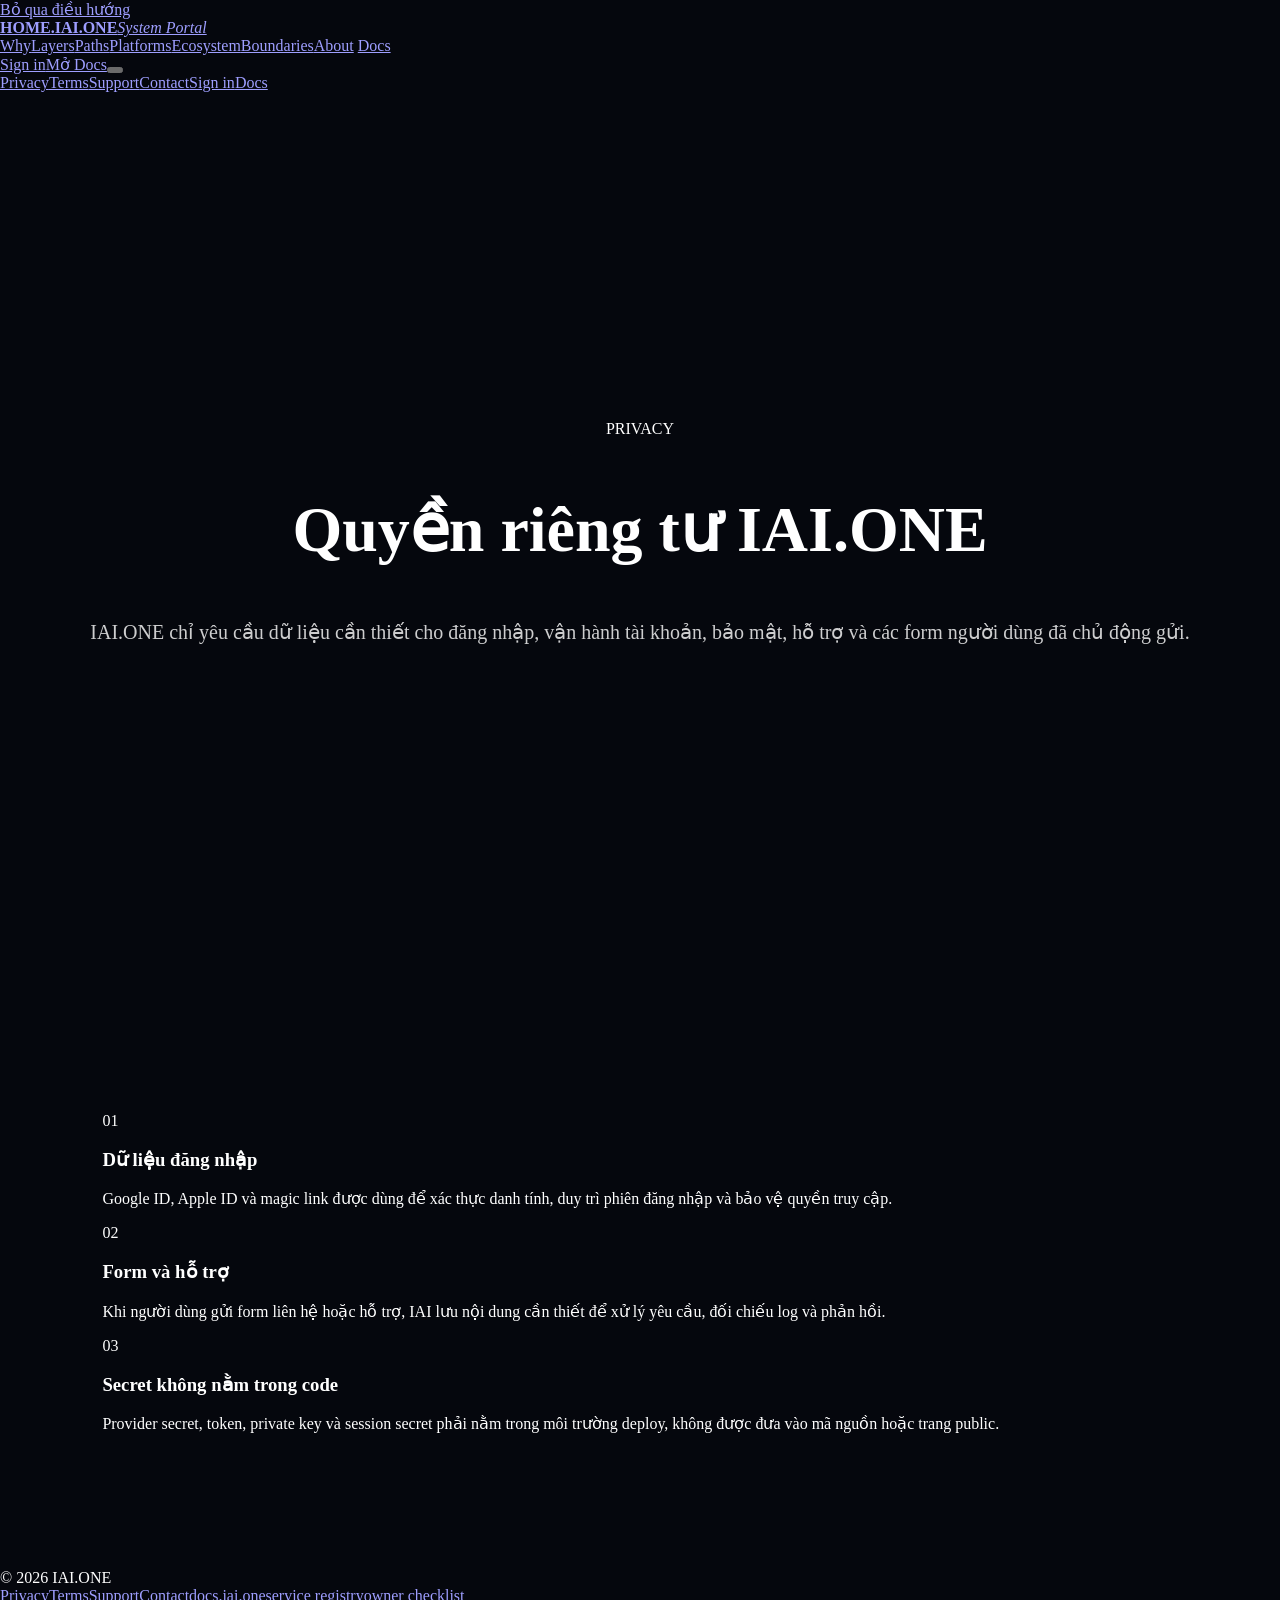
<file: privacy.html>
<!doctype html>
<html lang="vi">
<head>
  <meta charset="utf-8" />
  <meta name="viewport" content="width=device-width,initial-scale=1,viewport-fit=cover" />
  <meta name="theme-color" content="#060816" />
  <meta name="color-scheme" content="dark" />
  <title>Privacy — IAI.ONE</title>
  <meta name="description" content="IAI.ONE privacy page for Google ID, Apple ID, magic-link sign-in, account operations, security, and support." />
  <meta name="robots" content="index,follow,max-image-preview:large,max-snippet:-1,max-video-preview:-1" />
  <link rel="canonical" href="https://iai.one/privacy" />
  <meta property="og:type" content="website" />
  <meta property="og:site_name" content="IAI.ONE" />
  <meta property="og:title" content="Privacy — IAI.ONE" />
  <meta property="og:description" content="Privacy boundary for IAI.ONE sign-in, account operations, security, and support." />
  <meta property="og:url" content="https://iai.one/privacy" />
  <meta property="og:image" content="https://home.iai.one/assets/og-home.jpg" />
  <link rel="stylesheet" href="./style.css" />
  <script defer src="./app.js"></script>
</head>
<body data-page="privacy">
  <a class="skip-link" href="#main">Bỏ qua điều hướng</a>
  <div class="site-bg" aria-hidden="true"><div class="bg-grid"></div><div class="bg-orb orb-a"></div><div class="bg-orb orb-b"></div><div class="bg-orb orb-c"></div></div>
  <header class="site-header" data-header>
    <div class="container header-inner">
      <a class="brand" href="./index.html" aria-label="HOME.IAI.ONE"><span class="brand-mark"></span><span class="brand-copy"><strong>HOME.IAI.ONE</strong><em>System Portal</em></span></a>
      <nav class="desktop-nav" aria-label="Điều hướng chính">
        <a href="./why.html">Why</a><a href="./layers.html">Layers</a><a href="./paths.html">Paths</a><a href="./platforms.html">Platforms</a><a href="./ecosystem.html">Ecosystem</a><a href="./boundaries.html">Boundaries</a><a href="./about.html">About</a>
      </nav>
      <div class="header-actions"><a class="button button-ghost desktop-only" href="https://iai.one/login">Sign in</a><button class="menu-toggle" type="button" data-menu-toggle aria-expanded="false" aria-controls="mobileMenu" aria-label="Mở menu"><span></span><span></span></button></div>
    </div>
    <div class="mobile-menu" id="mobileMenu" data-mobile-menu>
      <nav class="mobile-nav" aria-label="Điều hướng di động"><a href="./privacy.html">Privacy</a><a href="./terms.html">Terms</a><a href="./support.html">Support</a><a href="./contact.html">Contact</a><a href="https://iai.one/login">Sign in</a></nav>
    </div>
  </header>
  <main id="main">
    <section class="hero hero-compact page-hero">
      <div class="container hero-copy reveal">
        <div class="eyebrow">PRIVACY</div>
        <h1>Quyền riêng tư IAI.ONE</h1>
        <p class="hero-lead">IAI.ONE chỉ yêu cầu dữ liệu cần thiết cho đăng nhập, vận hành tài khoản, bảo mật, hỗ trợ và các form người dùng đã chủ động gửi.</p>
      </div>
    </section>
    <section class="section">
      <div class="container architecture-grid">
        <article class="feature-card reveal"><span class="feature-index">01</span><h3>Dữ liệu đăng nhập</h3><p>Google ID, Apple ID và magic link được dùng để xác thực danh tính, duy trì phiên đăng nhập và bảo vệ quyền truy cập.</p></article>
        <article class="feature-card reveal"><span class="feature-index">02</span><h3>Form và hỗ trợ</h3><p>Khi người dùng gửi form liên hệ hoặc hỗ trợ, IAI lưu nội dung cần thiết để xử lý yêu cầu, đối chiếu log và phản hồi.</p></article>
        <article class="feature-card reveal"><span class="feature-index">03</span><h3>Secret không nằm trong code</h3><p>Provider secret, token, private key và session secret phải nằm trong môi trường deploy, không được đưa vào mã nguồn hoặc trang public.</p></article>
      </div>
    </section>
  </main>
  <footer class="site-footer">
    <div class="footer-bottom"><div class="container footer-bottom-inner"><span class="copyright">© <span id="year"></span> IAI.ONE</span><div class="footer-links"><a href="./privacy.html">Privacy</a><a href="./terms.html">Terms</a><a href="./support.html">Support</a><a href="./contact.html">Contact</a></div></div></div>
  </footer>
</body>
</html>
</file>
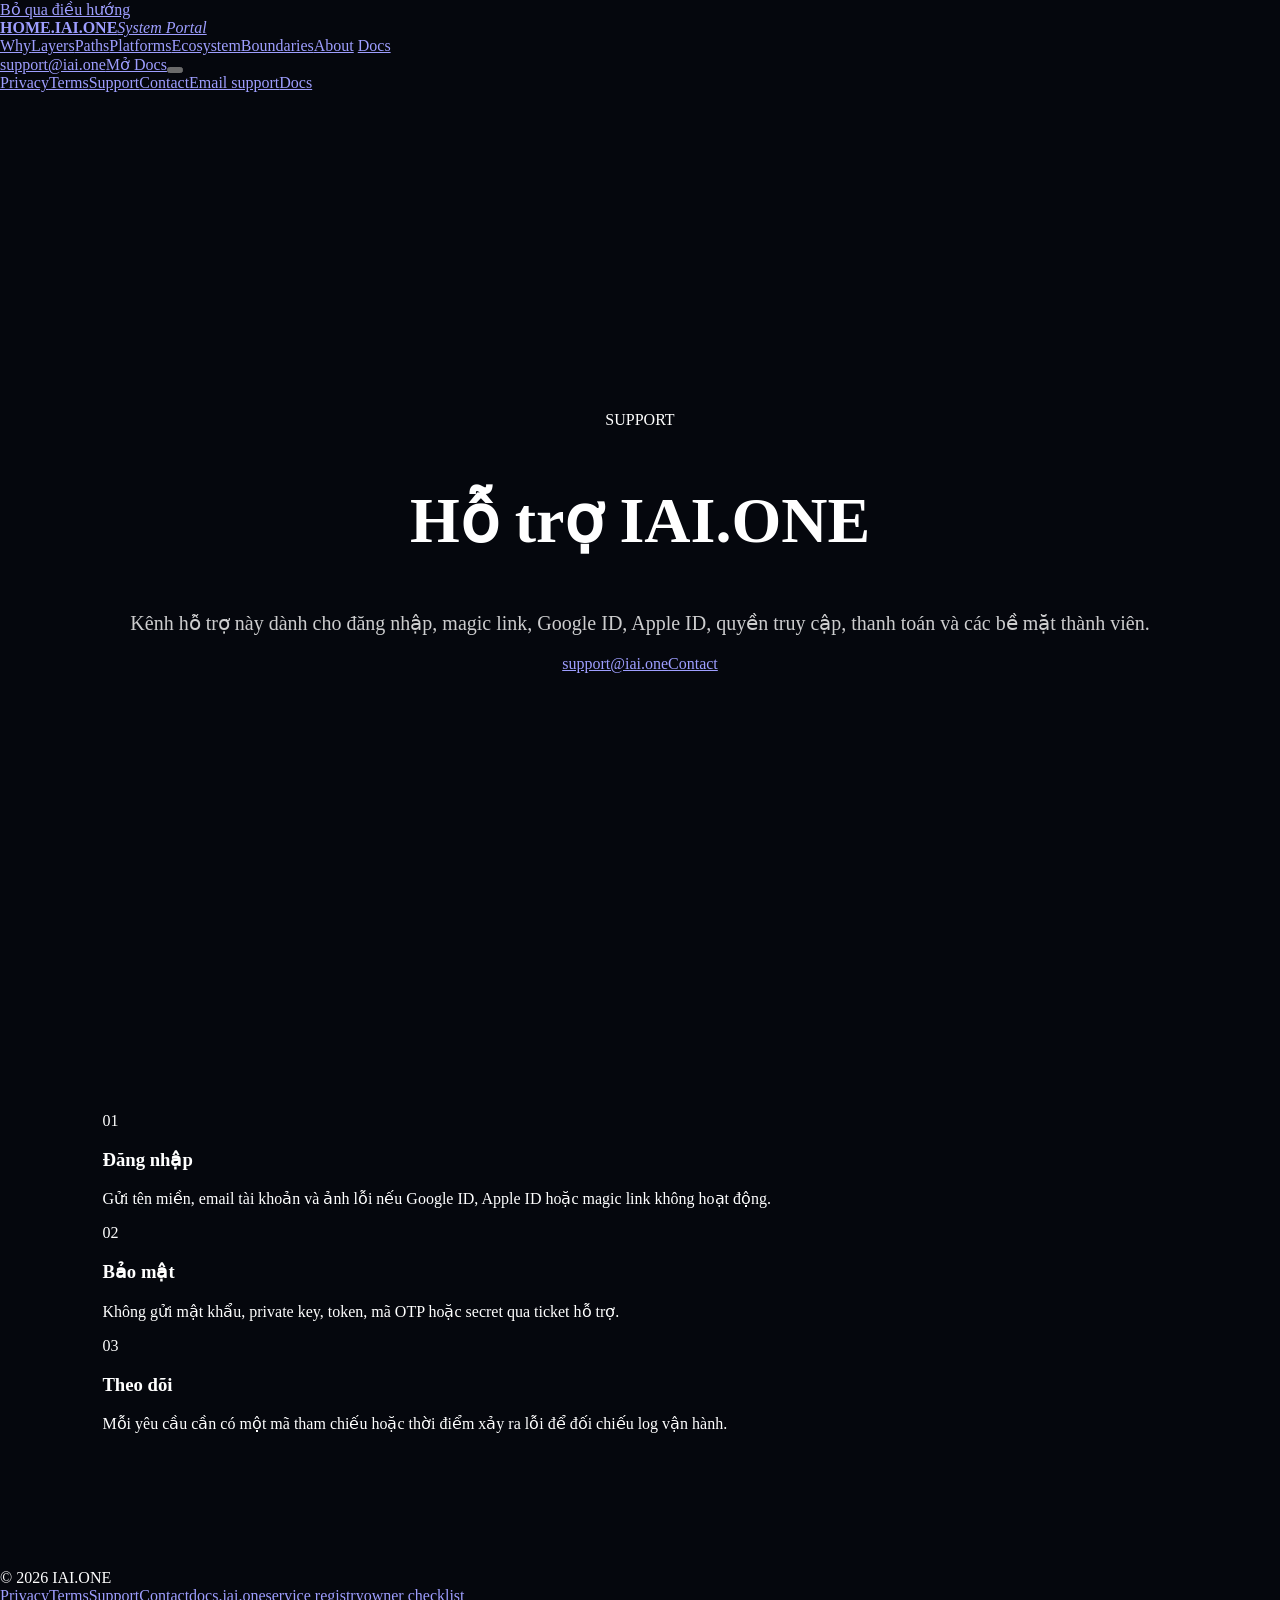
<file: support.html>
<!doctype html>
<html lang="vi">
<head>
  <meta charset="utf-8" />
  <meta name="viewport" content="width=device-width,initial-scale=1,viewport-fit=cover" />
  <meta name="theme-color" content="#060816" />
  <meta name="color-scheme" content="dark" />
  <title>Support — IAI.ONE</title>
  <meta name="description" content="IAI.ONE support page for sign-in, magic links, Google ID, Apple ID, payments, forms, and member surfaces." />
  <meta name="robots" content="index,follow,max-image-preview:large,max-snippet:-1,max-video-preview:-1" />
  <link rel="canonical" href="https://iai.one/support" />
  <meta property="og:type" content="website" />
  <meta property="og:site_name" content="IAI.ONE" />
  <meta property="og:title" content="Support — IAI.ONE" />
  <meta property="og:description" content="Support channel for IAI.ONE sign-in, magic links, payments, forms, and member surfaces." />
  <meta property="og:url" content="https://iai.one/support" />
  <meta property="og:image" content="https://home.iai.one/assets/og-home.jpg" />
  <link rel="stylesheet" href="./style.css" />
  <script defer src="./app.js"></script>
</head>
<body data-page="support">
  <a class="skip-link" href="#main">Bỏ qua điều hướng</a>
  <div class="site-bg" aria-hidden="true"><div class="bg-grid"></div><div class="bg-orb orb-a"></div><div class="bg-orb orb-b"></div><div class="bg-orb orb-c"></div></div>
  <header class="site-header" data-header>
    <div class="container header-inner">
      <a class="brand" href="./index.html" aria-label="HOME.IAI.ONE"><span class="brand-mark"></span><span class="brand-copy"><strong>HOME.IAI.ONE</strong><em>System Portal</em></span></a>
      <nav class="desktop-nav" aria-label="Điều hướng chính">
        <a href="./why.html">Why</a><a href="./layers.html">Layers</a><a href="./paths.html">Paths</a><a href="./platforms.html">Platforms</a><a href="./ecosystem.html">Ecosystem</a><a href="./boundaries.html">Boundaries</a><a href="./about.html">About</a>
      </nav>
      <div class="header-actions"><a class="button button-ghost desktop-only" href="mailto:support@iai.one">support@iai.one</a><button class="menu-toggle" type="button" data-menu-toggle aria-expanded="false" aria-controls="mobileMenu" aria-label="Mở menu"><span></span><span></span></button></div>
    </div>
    <div class="mobile-menu" id="mobileMenu" data-mobile-menu>
      <nav class="mobile-nav" aria-label="Điều hướng di động"><a href="./privacy.html">Privacy</a><a href="./terms.html">Terms</a><a href="./support.html">Support</a><a href="./contact.html">Contact</a><a href="mailto:support@iai.one">Email support</a></nav>
    </div>
  </header>
  <main id="main">
    <section class="hero hero-compact page-hero">
      <div class="container hero-copy reveal">
        <div class="eyebrow">SUPPORT</div>
        <h1>Hỗ trợ IAI.ONE</h1>
        <p class="hero-lead">Kênh hỗ trợ này dành cho đăng nhập, magic link, Google ID, Apple ID, quyền truy cập, thanh toán và các bề mặt thành viên.</p>
        <div class="hero-actions"><a class="button button-primary" href="mailto:support@iai.one">support@iai.one</a><a class="button button-secondary" href="./contact.html">Contact</a></div>
      </div>
    </section>
    <section class="section">
      <div class="container architecture-grid">
        <article class="feature-card reveal"><span class="feature-index">01</span><h3>Đăng nhập</h3><p>Gửi tên miền, email tài khoản và ảnh lỗi nếu Google ID, Apple ID hoặc magic link không hoạt động.</p></article>
        <article class="feature-card reveal"><span class="feature-index">02</span><h3>Bảo mật</h3><p>Không gửi mật khẩu, private key, token, mã OTP hoặc secret qua ticket hỗ trợ.</p></article>
        <article class="feature-card reveal"><span class="feature-index">03</span><h3>Theo dõi</h3><p>Mỗi yêu cầu cần có một mã tham chiếu hoặc thời điểm xảy ra lỗi để đối chiếu log vận hành.</p></article>
      </div>
    </section>
  </main>
  <footer class="site-footer">
    <div class="footer-bottom"><div class="container footer-bottom-inner"><span class="copyright">© <span id="year"></span> IAI.ONE</span><div class="footer-links"><a href="./privacy.html">Privacy</a><a href="./terms.html">Terms</a><a href="./support.html">Support</a><a href="./contact.html">Contact</a></div></div></div>
  </footer>
</body>
</html>
</file>
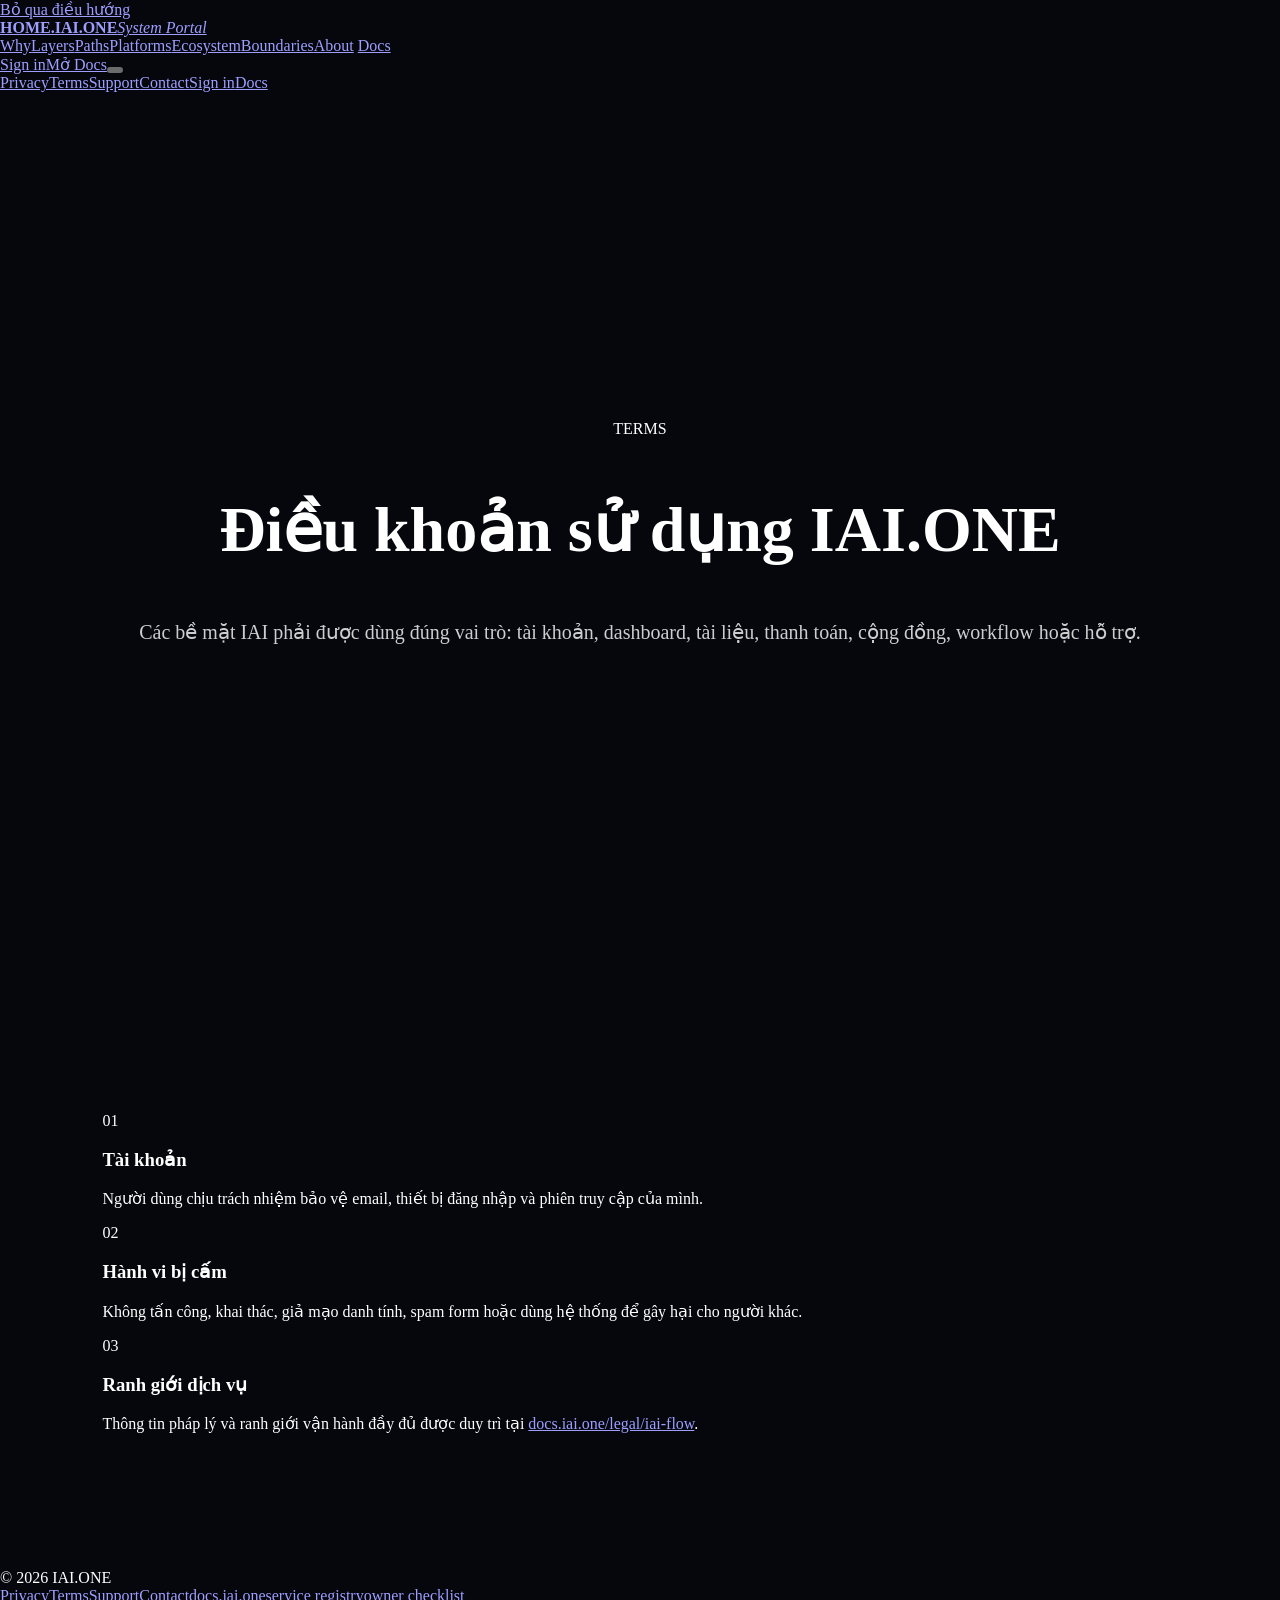
<file: terms.html>
<!doctype html>
<html lang="vi">
<head>
  <meta charset="utf-8" />
  <meta name="viewport" content="width=device-width,initial-scale=1,viewport-fit=cover" />
  <meta name="theme-color" content="#060816" />
  <meta name="color-scheme" content="dark" />
  <title>Terms — IAI.ONE</title>
  <meta name="description" content="IAI.ONE terms for account access, platform surfaces, forms, support, and acceptable use." />
  <meta name="robots" content="index,follow,max-image-preview:large,max-snippet:-1,max-video-preview:-1" />
  <link rel="canonical" href="https://iai.one/terms" />
  <meta property="og:type" content="website" />
  <meta property="og:site_name" content="IAI.ONE" />
  <meta property="og:title" content="Terms — IAI.ONE" />
  <meta property="og:description" content="Terms boundary for IAI.ONE account access, platform surfaces, forms, and support." />
  <meta property="og:url" content="https://iai.one/terms" />
  <meta property="og:image" content="https://home.iai.one/assets/og-home.jpg" />
  <link rel="stylesheet" href="./style.css" />
  <script defer src="./app.js"></script>
</head>
<body data-page="terms">
  <a class="skip-link" href="#main">Bỏ qua điều hướng</a>
  <div class="site-bg" aria-hidden="true"><div class="bg-grid"></div><div class="bg-orb orb-a"></div><div class="bg-orb orb-b"></div><div class="bg-orb orb-c"></div></div>
  <header class="site-header" data-header>
    <div class="container header-inner">
      <a class="brand" href="./index.html" aria-label="HOME.IAI.ONE"><span class="brand-mark"></span><span class="brand-copy"><strong>HOME.IAI.ONE</strong><em>System Portal</em></span></a>
      <nav class="desktop-nav" aria-label="Điều hướng chính">
        <a href="./why.html">Why</a><a href="./layers.html">Layers</a><a href="./paths.html">Paths</a><a href="./platforms.html">Platforms</a><a href="./ecosystem.html">Ecosystem</a><a href="./boundaries.html">Boundaries</a><a href="./about.html">About</a>
      </nav>
      <div class="header-actions"><a class="button button-ghost desktop-only" href="https://iai.one/login">Sign in</a><button class="menu-toggle" type="button" data-menu-toggle aria-expanded="false" aria-controls="mobileMenu" aria-label="Mở menu"><span></span><span></span></button></div>
    </div>
    <div class="mobile-menu" id="mobileMenu" data-mobile-menu>
      <nav class="mobile-nav" aria-label="Điều hướng di động"><a href="./privacy.html">Privacy</a><a href="./terms.html">Terms</a><a href="./support.html">Support</a><a href="./contact.html">Contact</a><a href="https://iai.one/login">Sign in</a></nav>
    </div>
  </header>
  <main id="main">
    <section class="hero hero-compact page-hero">
      <div class="container hero-copy reveal">
        <div class="eyebrow">TERMS</div>
        <h1>Điều khoản sử dụng IAI.ONE</h1>
        <p class="hero-lead">Các bề mặt IAI phải được dùng đúng vai trò: tài khoản, dashboard, tài liệu, thanh toán, cộng đồng, workflow hoặc hỗ trợ.</p>
      </div>
    </section>
    <section class="section">
      <div class="container architecture-grid">
        <article class="feature-card reveal"><span class="feature-index">01</span><h3>Tài khoản</h3><p>Người dùng chịu trách nhiệm bảo vệ email, thiết bị đăng nhập và phiên truy cập của mình.</p></article>
        <article class="feature-card reveal"><span class="feature-index">02</span><h3>Hành vi bị cấm</h3><p>Không tấn công, khai thác, giả mạo danh tính, spam form hoặc dùng hệ thống để gây hại cho người khác.</p></article>
        <article class="feature-card reveal"><span class="feature-index">03</span><h3>Ranh giới dịch vụ</h3><p>Thông tin pháp lý và ranh giới vận hành đầy đủ được duy trì tại <a href="https://docs.iai.one/legal/iai-flow/" target="_blank" rel="noopener">docs.iai.one/legal/iai-flow</a>.</p></article>
      </div>
    </section>
  </main>
  <footer class="site-footer">
    <div class="footer-bottom"><div class="container footer-bottom-inner"><span class="copyright">© <span id="year"></span> IAI.ONE</span><div class="footer-links"><a href="./privacy.html">Privacy</a><a href="./terms.html">Terms</a><a href="./support.html">Support</a><a href="./contact.html">Contact</a></div></div></div>
  </footer>
</body>
</html>
</file>
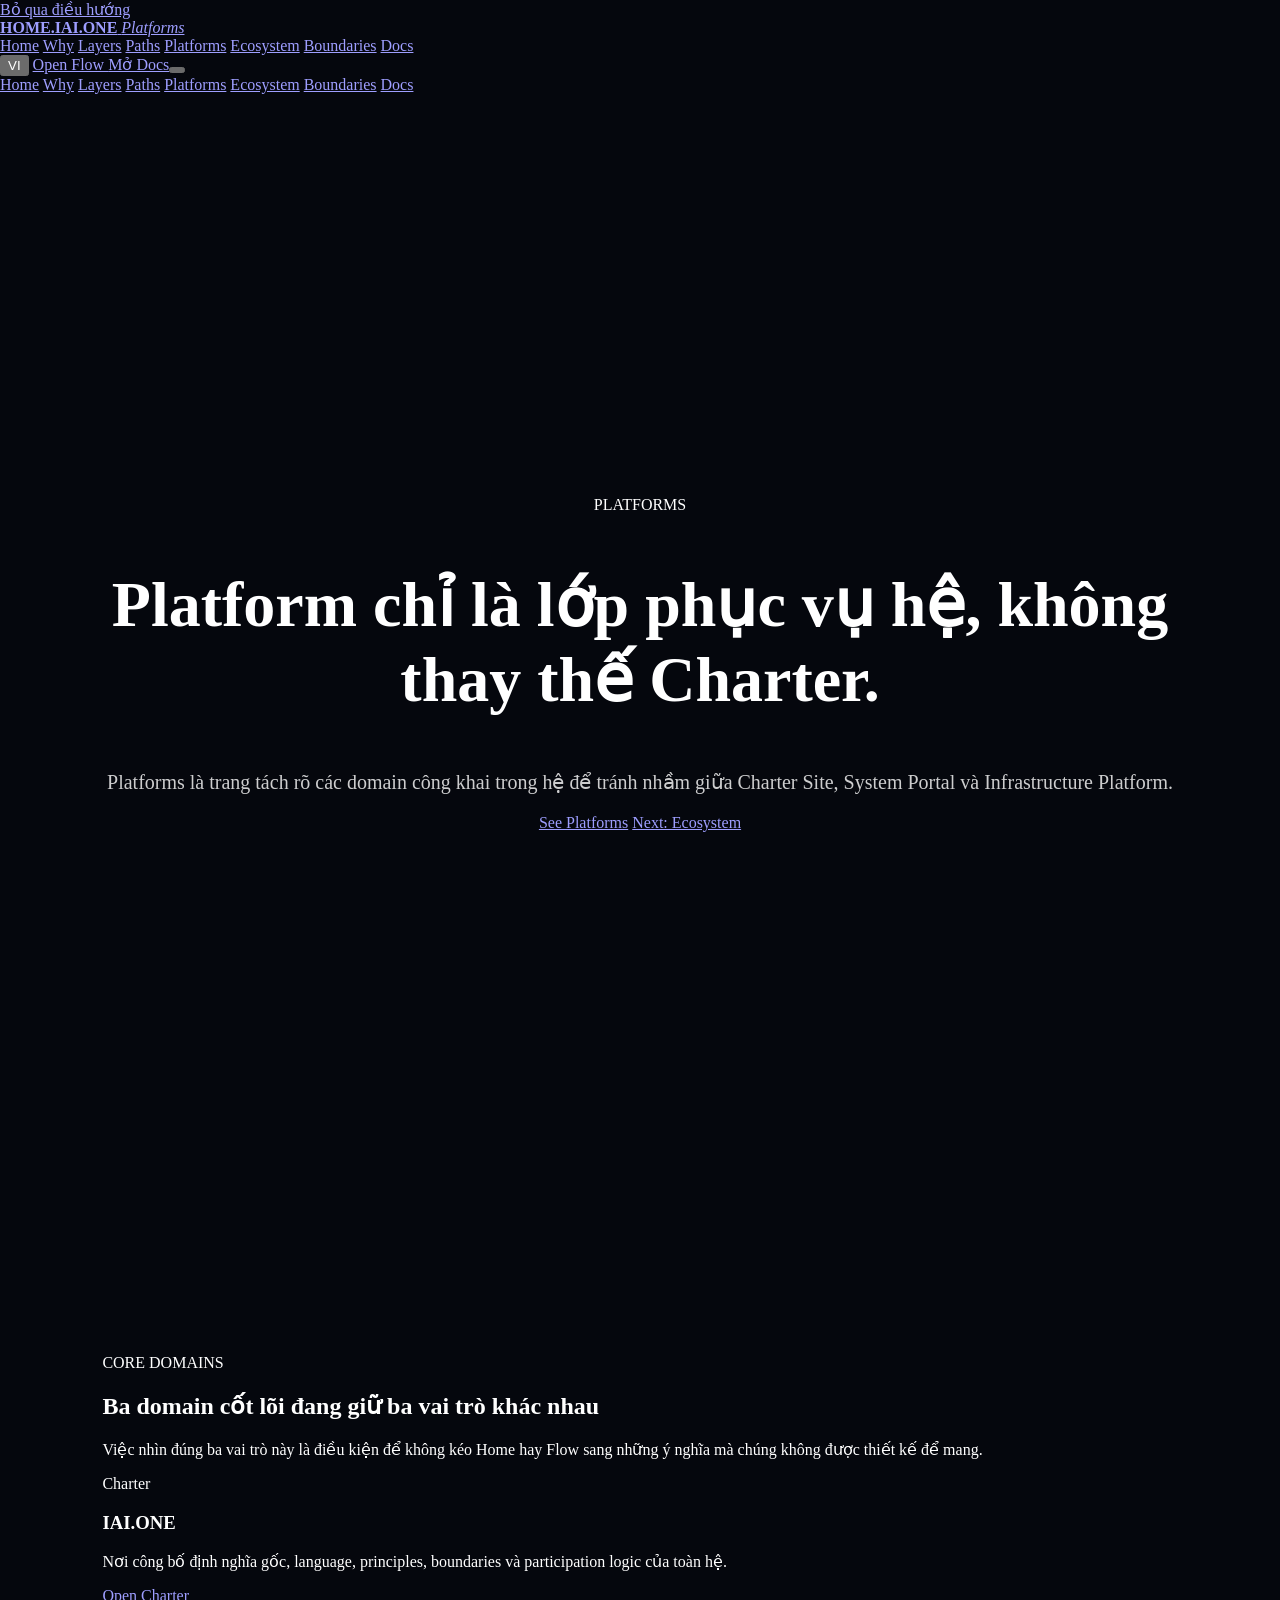
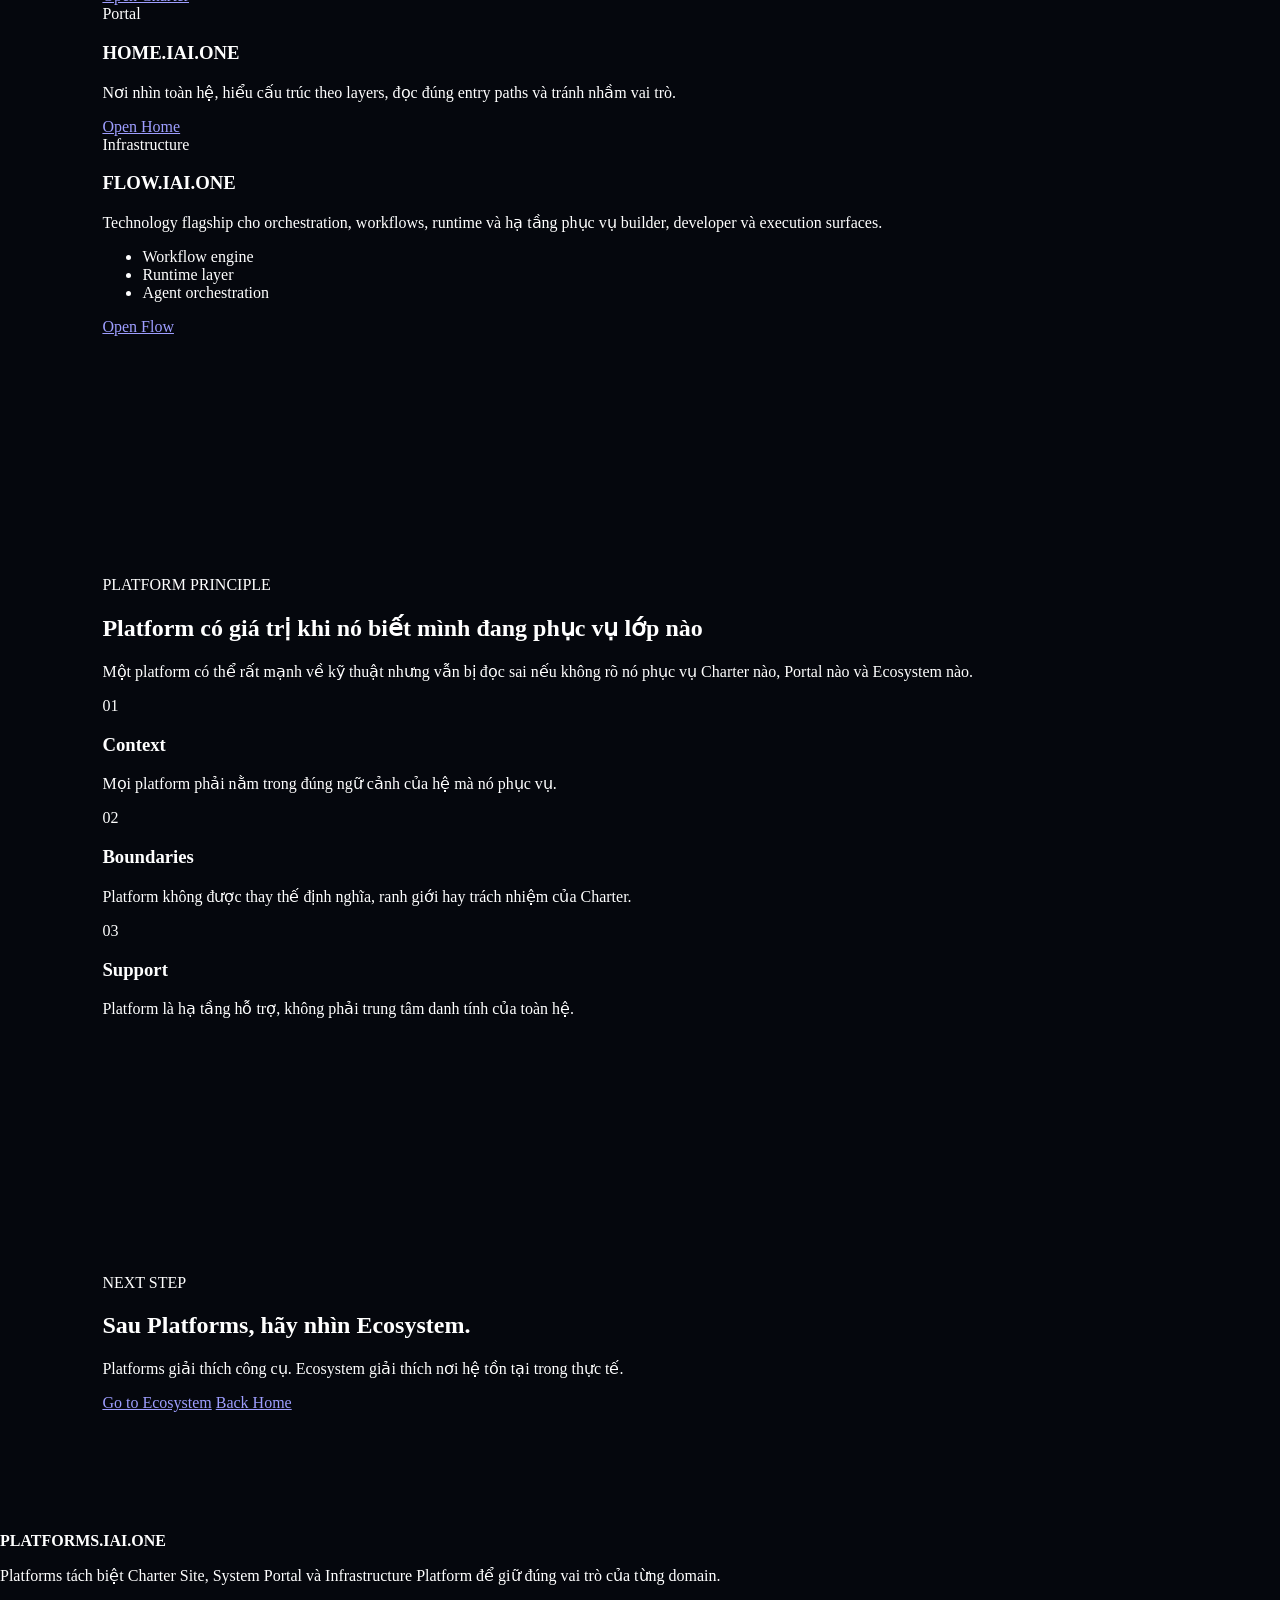
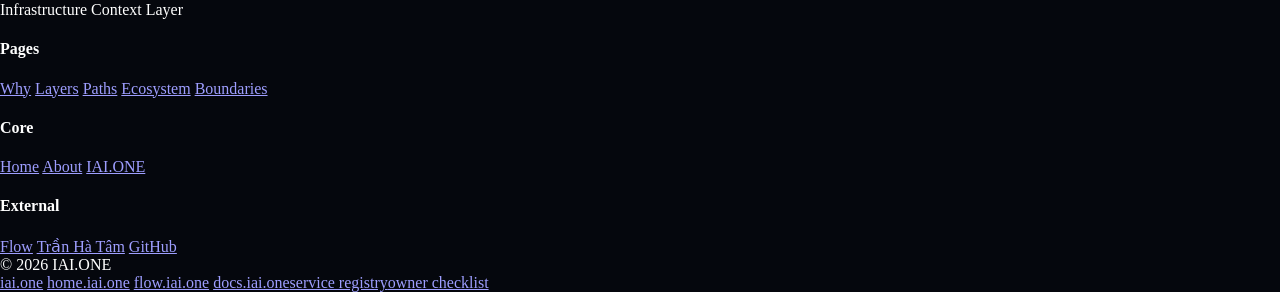
<file: why.html>
<!doctype html>
<html lang="vi">
<head>
  <meta charset="utf-8" />
  <meta name="viewport" content="width=device-width,initial-scale=1,viewport-fit=cover" />
  <meta name="theme-color" content="#060816" />
  <meta name="color-scheme" content="dark" />
  <meta name="format-detection" content="telephone=no" />

  <title>PLATFORMS.IAI.ONE — Các lớp platform phục vụ hệ IAI</title>
  <meta
    name="description"
    content="Trang PLATFORMS của HOME.IAI.ONE phân biệt IAI.ONE như Charter, HOME như Portal và FLOW như Infrastructure flagship."
  />
  <meta name="robots" content="index,follow,max-image-preview:large,max-snippet:-1,max-video-preview:-1" />
  <link rel="canonical" href="https://home.iai.one/platforms.html" />

  <meta property="og:type" content="website" />
  <meta property="og:site_name" content="IAI.ONE" />
  <meta property="og:title" content="PLATFORMS.IAI.ONE — Các lớp platform phục vụ hệ IAI" />
  <meta
    property="og:description"
    content="Trang PLATFORMS của HOME.IAI.ONE phân biệt IAI.ONE như Charter, HOME như Portal và FLOW như Infrastructure flagship."
  />
  <meta property="og:url" content="https://home.iai.one/platforms.html" />
  <meta property="og:image" content="https://home.iai.one/assets/og-home.jpg" />

  <link rel="stylesheet" href="./style.css" />
  <script defer src="./app.js"></script>
</head>
<body data-page="platforms">
  <a class="skip-link" href="#main">Bỏ qua điều hướng</a>

  <div class="site-bg" aria-hidden="true">
    <div class="bg-grid"></div>
    <div class="bg-orb orb-a"></div>
    <div class="bg-orb orb-b"></div>
    <div class="bg-orb orb-c"></div>
  </div>

  <header class="site-header" data-header>
    <div class="container header-inner">
      <a class="brand" href="./index.html" aria-label="HOME.IAI.ONE">
        <span class="brand-mark"></span>
        <span class="brand-copy">
          <strong>HOME.IAI.ONE</strong>
          <em>Platforms</em>
        </span>
      </a>

      <nav class="desktop-nav" aria-label="Điều hướng chính">
        <a href="./index.html">Home</a>
        <a href="./why.html">Why</a>
        <a href="./layers.html">Layers</a>
        <a href="./paths.html">Paths</a>
        <a href="./platforms.html">Platforms</a>
        <a href="./ecosystem.html">Ecosystem</a>
        <a href="./boundaries.html">Boundaries</a>
      </nav>

      <div class="header-actions">
        <button class="lang-toggle" type="button" data-lang-toggle aria-label="Chuyển sang tiếng Anh / Switch to English">
          <span data-lang-label>🇻🇳 Tiếng Việt</span>
        </button>

        <a class="button button-ghost desktop-only" href="https://flow.iai.one/" target="_blank" rel="noopener">
          Open Flow
        </a>

        <button class="menu-toggle" type="button" data-menu-toggle aria-expanded="false" aria-controls="mobileMenu" aria-label="Mở menu">
          <span></span>
          <span></span>
        </button>
      </div>
    </div>

    <div class="mobile-menu" id="mobileMenu" data-mobile-menu>
      <nav class="mobile-nav" aria-label="Điều hướng di động">
        <a href="./index.html">Home</a>
        <a href="./why.html">Why</a>
        <a href="./layers.html">Layers</a>
        <a href="./paths.html">Paths</a>
        <a href="./platforms.html">Platforms</a>
        <a href="./ecosystem.html">Ecosystem</a>
        <a href="./boundaries.html">Boundaries</a>
      </nav>
    </div>
  </header>

  <main id="main">
    <section class="hero hero-compact section">
      <div class="container narrow">
        <div class="hero-copy centered reveal">
          <div class="eyebrow">PLATFORMS</div>
          <h1>Platform chỉ là lớp phục vụ hệ, không thay thế Charter.</h1>
          <p class="hero-lead">
            Platforms là trang tách rõ các domain công khai trong hệ để tránh nhầm giữa Charter Site, System Portal và Infrastructure Platform.
          </p>

          <div class="hero-actions">
            <a class="button button-primary" href="#platform-grid">See Platforms</a>
            <a class="button button-secondary" href="./ecosystem.html">Next: Ecosystem</a>
          </div>
        </div>
      </div>
    </section>

    <section class="section" id="platform-grid">
      <div class="container">
        <div class="section-head reveal">
          <div class="eyebrow">CORE DOMAINS</div>
          <h2>Ba domain cốt lõi đang giữ ba vai trò khác nhau</h2>
          <p>
            Việc nhìn đúng ba vai trò này là điều kiện để không kéo Home hay Flow sang những ý nghĩa mà chúng không được thiết kế để mang.
          </p>
        </div>

        <div class="platform-grid">
          <article class="platform-card reveal">
            <div class="platform-top">
              <span class="platform-badge">Charter</span>
              <h3>IAI.ONE</h3>
            </div>
            <p>
              Nơi công bố định nghĩa gốc, language, principles, boundaries và participation logic của toàn hệ.
            </p>
            <a href="https://iai.one/" target="_blank" rel="noopener">Open Charter</a>
          </article>

          <article class="platform-card reveal">
            <div class="platform-top">
              <span class="platform-badge">Portal</span>
              <h3>HOME.IAI.ONE</h3>
            </div>
            <p>
              Nơi nhìn toàn hệ, hiểu cấu trúc theo layers, đọc đúng entry paths và tránh nhầm vai trò.
            </p>
            <a href="./index.html">Open Home</a>
          </article>

          <article class="platform-card featured reveal">
            <div class="platform-top">
              <span class="platform-badge">Infrastructure</span>
              <h3>FLOW.IAI.ONE</h3>
            </div>
            <p>
              Technology flagship cho orchestration, workflows, runtime và hạ tầng phục vụ builder, developer và execution surfaces.
            </p>
            <ul class="platform-points">
              <li>Workflow engine</li>
              <li>Runtime layer</li>
              <li>Agent orchestration</li>
            </ul>
            <a href="https://flow.iai.one/" target="_blank" rel="noopener">Open Flow</a>
          </article>
        </div>
      </div>
    </section>

    <section class="section">
      <div class="container">
        <div class="section-head reveal">
          <div class="eyebrow">PLATFORM PRINCIPLE</div>
          <h2>Platform có giá trị khi nó biết mình đang phục vụ lớp nào</h2>
          <p>
            Một platform có thể rất mạnh về kỹ thuật nhưng vẫn bị đọc sai nếu không rõ nó phục vụ Charter nào, Portal nào và Ecosystem nào.
          </p>
        </div>

        <div class="architecture-grid">
          <article class="feature-card reveal">
            <span class="feature-index">01</span>
            <h3>Context</h3>
            <p>Mọi platform phải nằm trong đúng ngữ cảnh của hệ mà nó phục vụ.</p>
          </article>

          <article class="feature-card reveal">
            <span class="feature-index">02</span>
            <h3>Boundaries</h3>
            <p>Platform không được thay thế định nghĩa, ranh giới hay trách nhiệm của Charter.</p>
          </article>

          <article class="feature-card reveal">
            <span class="feature-index">03</span>
            <h3>Support</h3>
            <p>Platform là hạ tầng hỗ trợ, không phải trung tâm danh tính của toàn hệ.</p>
          </article>
        </div>
      </div>
    </section>

    <section class="section">
      <div class="container">
        <div class="cta-panel glass reveal">
          <div class="cta-copy">
            <div class="eyebrow">NEXT STEP</div>
            <h2>Sau Platforms, hãy nhìn Ecosystem.</h2>
            <p>
              Platforms giải thích công cụ. Ecosystem giải thích nơi hệ tồn tại trong thực tế.
            </p>
          </div>

          <div class="cta-actions">
            <a class="button button-primary" href="./ecosystem.html">Go to Ecosystem</a>
            <a class="button button-secondary" href="./index.html">Back Home</a>
          </div>
        </div>
      </div>
    </section>
  </main>

  <footer class="site-footer">
    <div class="container footer-grid">
      <div class="footer-brand">
        <div class="footer-logo">
          <span class="logo-mark"></span>
          <strong>PLATFORMS.IAI.ONE</strong>
        </div>
        <p>
          Platforms tách biệt Charter Site, System Portal và Infrastructure Platform để giữ đúng vai trò của từng domain.
        </p>
        <div class="footer-meta">
          <span>Infrastructure Context Layer</span>
        </div>
      </div>

      <div class="footer-col">
        <h4>Pages</h4>
        <nav>
          <a href="./why.html">Why</a>
          <a href="./layers.html">Layers</a>
          <a href="./paths.html">Paths</a>
          <a href="./ecosystem.html">Ecosystem</a>
          <a href="./boundaries.html">Boundaries</a>
        </nav>
      </div>

      <div class="footer-col">
        <h4>Core</h4>
        <nav>
          <a href="./index.html">Home</a>
          <a href="./about.html">About</a>
          <a href="https://iai.one/" target="_blank" rel="noopener">IAI.ONE</a>
        </nav>
      </div>

      <div class="footer-col">
        <h4>External</h4>
        <nav>
          <a href="https://flow.iai.one/" target="_blank" rel="noopener">Flow</a>
          <a href="https://tranhatam.com/" target="_blank" rel="noopener">Trần Hà Tâm</a>
          <a href="https://github.com/tranhatam-collab/Home.iai.one" target="_blank" rel="noopener">GitHub</a>
        </nav>
      </div>
    </div>

    <div class="footer-bottom">
      <div class="container footer-bottom-inner">
        <span class="copyright">© <span id="year"></span> IAI.ONE</span>
        <div class="footer-links">
          <a href="https://iai.one/" target="_blank" rel="noopener">iai.one</a>
          <a href="https://home.iai.one/" target="_blank" rel="noopener">home.iai.one</a>
          <a href="https://flow.iai.one/" target="_blank" rel="noopener">flow.iai.one</a>
        </div>
      </div>
    </div>
  </footer>
</body>
</html>
</file>
<file: style.css>
/*
=====================================================
IAI HOME STYLE
=====================================================
*/

body{

margin:0;
font-family:-apple-system,BlinkMacSystemFont,Segoe UI,Roboto;

background:#05070d;
color:#fff;

}

/* layout */

.section{

padding:120px 8%;
position:relative;

}

/* hero */

.hero{

height:100vh;

display:flex;
align-items:center;
justify-content:center;
flex-direction:column;

text-align:center;

}

.hero h1{

font-size:64px;
font-weight:600;

}

.hero p{

font-size:20px;
opacity:.8;

}

/* ecosystem map */

#ecosystemMap{

height:800px;
width:100%;

}

/* knowledge universe */

#knowledgeUniverse{

height:900px;
width:100%;

}

/* launchpad */

.launchpad{

display:grid;

grid-template-columns:repeat(auto-fill,140px);

gap:40px;

justify-content:center;

}

.app-icon{

width:120px;
height:120px;

border-radius:24px;

background:#111;

display:flex;
align-items:center;
justify-content:center;

cursor:pointer;

transition:.25s;

}

.app-icon:hover{

transform:scale(1.1);

}

#knowledgeUniverse{

width:100%;
height:900px;

background:#030409;

}
</file>
